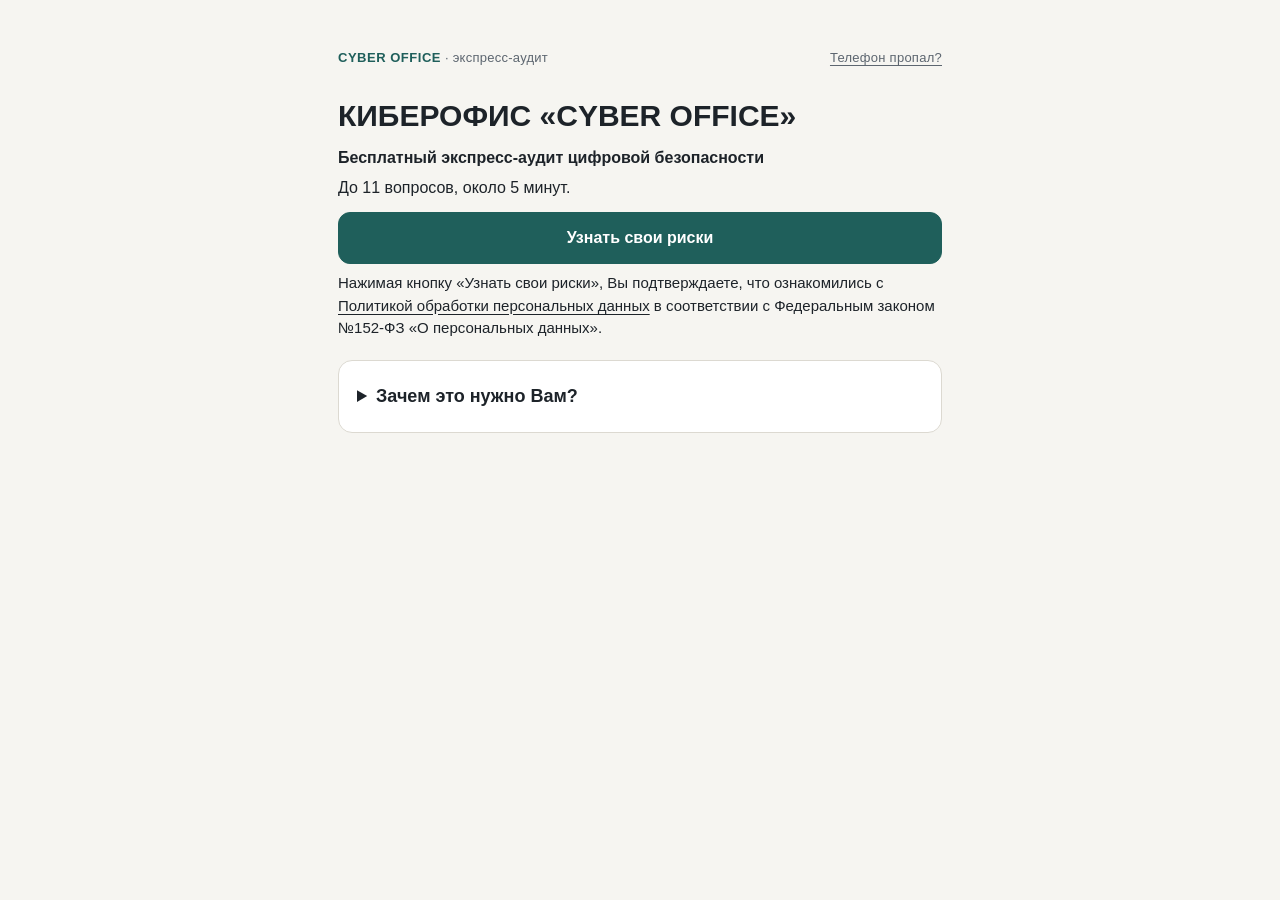
<file: index.html>
<!doctype html>
<html lang="ru">
<head>
<meta charset="utf-8">
<meta name="viewport" content="width=device-width, initial-scale=1, viewport-fit=cover">
<title>Экспресс-аудит цифровой безопасности · Cyber Office</title>
<style>
:root{
  --bg:#f6f5f1; --surface:#ffffff; --surface-2:#efede7; --ink:#1d2329; --muted:#5d6670; --line:#dcd9d1;
  --accent:#1f5f5b; --accent-ink:#ffffff; --accent-soft:#e2efed;
  --crit:#a3312a; --crit-soft:#f8e6e3; --warn:#8a5a12; --warn-soft:#f6ecd9; --ok:#2f6b3a; --ok-soft:#e4f0e5; --na:#6b7280;
  --sel:#2c3e50; --sel-soft:#e9edf1;
  color-scheme: light;
  box-sizing:border-box;
  padding-top:env(safe-area-inset-top,0px); padding-bottom:env(safe-area-inset-bottom,0px);
}
@media (prefers-color-scheme: dark){
  :root:not([data-theme="light"]){
    --bg:#14181b; --surface:#1c2226; --surface-2:#242b30; --ink:#e8e6e1; --muted:#9aa4ad; --line:#323a40;
    --accent:#5fb3ab; --accent-ink:#0f1a19; --accent-soft:#1f3433;
    --crit:#f08a80; --crit-soft:#3a2321; --warn:#e2b36a; --warn-soft:#352b1b; --ok:#8cc796; --ok-soft:#1f3123; --na:#9aa4ad;
    --sel:#c9d6e2; --sel-soft:#26313a;
    color-scheme: dark;
  }
}
:root[data-theme="dark"]{
  --bg:#14181b; --surface:#1c2226; --surface-2:#242b30; --ink:#e8e6e1; --muted:#9aa4ad; --line:#323a40;
  --accent:#5fb3ab; --accent-ink:#0f1a19; --accent-soft:#1f3433;
  --crit:#f08a80; --crit-soft:#3a2321; --warn:#e2b36a; --warn-soft:#352b1b; --ok:#8cc796; --ok-soft:#1f3123; --na:#9aa4ad;
  --sel:#c9d6e2; --sel-soft:#26313a;
  color-scheme: dark;
}
*{box-sizing:border-box}
html{scroll-padding-top:env(safe-area-inset-top,0px)}
html,body{margin:0}
body{background:var(--bg);color:var(--ink);font:16px/1.5 -apple-system,BlinkMacSystemFont,"Segoe UI",Roboto,"Helvetica Neue",Arial,sans-serif;-webkit-text-size-adjust:100%}
.wrap{max-width:640px;margin:0 auto;padding:20px 18px 48px}
.brand{display:flex;justify-content:space-between;align-items:center;font-size:13px;color:var(--muted);letter-spacing:.02em;margin-bottom:18px}
.brand b{color:var(--accent);font-weight:700;letter-spacing:.04em}
h1{font-size:26px;line-height:1.2;margin:0 0 12px;font-weight:700}
h2{font-size:20px;line-height:1.3;margin:0 0 10px;font-weight:700}
h3{font-size:16px;margin:0 0 6px;font-weight:700}
p{margin:0 0 12px}
.muted{color:var(--muted)}
.small{font-size:14px}
.card{background:var(--surface);border:1px solid var(--line);border-radius:14px;padding:18px;margin-bottom:14px}
.btn{appearance:none;border:1px solid var(--accent);background:var(--accent);color:var(--accent-ink);border-radius:12px;padding:13px 18px;font:inherit;font-weight:600;cursor:pointer;min-height:48px}
.btn.secondary{background:transparent;color:var(--accent)}
.btn.ghost{background:transparent;border-color:var(--line);color:var(--ink)}
.btn.link{background:none;border:none;color:var(--muted);padding:8px 0;min-height:auto;font-weight:500;text-decoration:underline}
.btn:disabled{opacity:.45;cursor:default}
.row{display:flex;gap:10px;flex-wrap:wrap;align-items:center}
.row .btn{flex:1 1 auto}
.progress{height:6px;background:var(--surface-2);border-radius:99px;overflow:hidden;margin:6px 0 18px}
.progress i{display:block;height:100%;background:var(--accent);width:0;transition:width .25s}
.qmeta{display:flex;justify-content:space-between;font-size:13px;color:var(--muted)}
.qtext{font-size:20px;line-height:1.35;font-weight:650;margin:4px 0 6px}
.opts{display:grid;gap:10px;margin:16px 0 20px}
.opt{appearance:none;text-align:left;width:100%;background:var(--surface);border:1.5px solid var(--line);border-radius:12px;padding:14px 16px;font:inherit;color:var(--ink);cursor:pointer;display:flex;gap:12px;align-items:flex-start;min-height:52px}
.opt .mark{flex:0 0 20px;height:20px;border:2px solid var(--line);border-radius:50%;margin-top:2px}
.opt.multi .mark{border-radius:5px}
.opt[aria-pressed="true"]{border-color:var(--sel);background:var(--sel-soft)}
.opt[aria-pressed="true"] .mark{border-color:var(--sel);background:var(--sel);box-shadow:inset 0 0 0 3px var(--sel-soft)}
.verdict{border-radius:14px;padding:16px 18px;margin-bottom:14px;border:1px solid var(--line)}
.verdict.crit{background:var(--crit-soft);border-color:var(--crit)}
.verdict.warn{background:var(--warn-soft);border-color:var(--warn)}
.verdict.ok{background:var(--ok-soft);border-color:var(--ok)}
.verdict .lbl{font-size:13px;font-weight:700;text-transform:uppercase;letter-spacing:.06em;margin-bottom:4px}
.verdict.crit .lbl{color:var(--crit)} .verdict.warn .lbl{color:var(--warn)} .verdict.ok .lbl{color:var(--ok)}
.risk{border:2px solid var(--crit);border-radius:14px;padding:18px;background:var(--surface);margin-bottom:14px}
.risk.l4{border-color:var(--warn)}
.risk .k{font-size:13px;font-weight:700;color:var(--crit);margin-bottom:6px}
.risk.l4 .k{color:var(--warn)}
.risk .t{font-size:19px;font-weight:700;line-height:1.3;margin-bottom:12px}
.chain{display:flex;flex-direction:column;gap:6px;margin:0 0 14px}
.chain span{background:var(--surface-2);border-radius:9px;padding:7px 11px;font-size:14px;position:relative}
.chain span+span::before{content:"↓";position:absolute;left:-2px;top:-17px;color:var(--muted);font-size:13px}
.chain span{margin-left:14px}
.chain span:last-child{background:var(--crit-soft);color:var(--crit);font-weight:600}
.risk.l4 .chain span:last-child{background:var(--warn-soft);color:var(--warn)}
ol.first{margin:0;padding-left:20px} ol.first li{margin-bottom:4px}
.step{border:1px solid var(--line);border-radius:14px;background:var(--surface);padding:16px;margin-bottom:12px}
.step .head{display:flex;gap:10px;align-items:flex-start}
.step .num{flex:0 0 28px;height:28px;border-radius:50%;background:var(--accent-soft);color:var(--accent);font-weight:700;display:flex;align-items:center;justify-content:center;font-size:14px}
.step .meta{font-size:13px;color:var(--muted);margin:2px 0 8px}
.step .acts{display:flex;gap:8px;flex-wrap:wrap;margin-top:10px}
.step .acts .btn{padding:9px 12px;min-height:42px;font-size:14px;flex:1 1 auto}
.step .acts .btn[aria-pressed="true"]{background:var(--accent);color:var(--accent-ink);border-color:var(--accent)}
.instr{margin-top:12px;padding:12px 14px;background:var(--surface-2);border-radius:10px;font-size:15px}
.instr ol{margin:6px 0 8px;padding-left:20px} .instr li{margin-bottom:6px}
a.btn{display:inline-flex;align-items:center;justify-content:center;text-decoration:none}
.instr .btn.guide{display:flex;width:100%;margin:0 0 12px;text-decoration:none;justify-content:center;align-items:center}
.instr .chk{font-size:14px;color:var(--muted);margin:0}
.chip{display:inline-block;font-size:12px;font-weight:700;border-radius:99px;padding:3px 9px;white-space:nowrap}
.chip.c5{background:var(--crit-soft);color:var(--crit)}
.chip.c4,.chip.cN{background:var(--warn-soft);color:var(--warn)}
.chip.c3{background:var(--warn-soft);color:var(--warn)}
.chip.cZ{background:var(--ok-soft);color:var(--ok)}
.chip.cX{background:var(--surface-2);color:var(--na)}
.map .theme{margin:14px 0 6px;font-weight:700}
.map .item{padding:10px 0;border-top:1px solid var(--line)}
.map .item .top{display:flex;justify-content:space-between;gap:10px;align-items:flex-start}
.map .item .why{font-size:14px;color:var(--muted);margin-top:4px}
.code{font-family:ui-monospace,SFMono-Regular,Menlo,Consolas,monospace;font-size:13px;background:var(--surface-2);border-radius:10px;padding:10px 12px;word-break:break-word;margin:8px 0 10px;user-select:all}
.note{font-size:13px;color:var(--muted)}
.deep{border:2px solid var(--accent);background:var(--accent-soft)}
.deep .k{font-size:13px;font-weight:700;color:var(--accent);text-transform:uppercase;letter-spacing:.06em;margin-bottom:4px}
.topics{display:flex;flex-wrap:wrap;gap:6px;margin-top:6px}
.topics span{font-size:13px;background:var(--surface);border:1px solid var(--line);border-radius:99px;padding:4px 10px}
.hidden{display:none}
.toast{position:fixed;left:50%;bottom:calc(20px + env(safe-area-inset-bottom,0px));transform:translateX(-50%);background:var(--ink);color:var(--bg);padding:10px 16px;border-radius:10px;font-size:14px;opacity:0;transition:opacity .2s;pointer-events:none}
.toast.on{opacity:1}
@media (min-width:600px){ .wrap{padding-top:36px} h1{font-size:30px} }
.brand{flex-wrap:wrap;gap:8px}.emergency-link{color:inherit;display:inline-flex;align-items:center;min-height:44px;text-decoration:underline;text-underline-offset:3px}.acts .btn{text-align:center;text-decoration:none}
a.btn{text-decoration:none;text-align:center}.contact-choice{display:flex;align-items:flex-start;gap:8px;margin:16px 0}.contact-choice input{margin-top:4px}.btn[hidden]{display:none}.map .item .top:not(:first-child){margin-top:8px}
.contact-form{margin-top:16px}.contact-form fieldset{border:0;padding:0;margin:0;min-inline-size:0}.contact-form legend,.contact-field label{font-weight:700}.contact-options{display:flex;flex-wrap:wrap;gap:8px 16px;margin-top:8px}.contact-options label{min-height:44px;display:flex;align-items:center;gap:6px;cursor:pointer}.contact-field label{display:block;margin-bottom:6px}.contact-field input{width:100%;max-width:100%;font:inherit;background:var(--surface);color:var(--ink);border:1px solid var(--line);border-radius:8px;padding:10px}
.start-policy{margin:8px 0 20px;font-size:15px;line-height:1.5;color:var(--ink)}.start-policy a{color:inherit;text-decoration:underline;text-underline-offset:3px}.intro-explanation{margin-top:16px}.intro-explanation summary{cursor:pointer;font-size:18px;font-weight:700;padding-block:4px}.intro-explanation[open] summary{margin-bottom:12px}.map summary{cursor:pointer;font-weight:700;font-size:18px}.protection{display:flex;align-items:center;gap:16px}.protection p{margin:6px 0 0}.protection .risk-flag{color:var(--crit)}.score-ring{--ring:var(--ok);flex:none;width:96px;aspect-ratio:1;border-radius:50%;background:radial-gradient(closest-side,var(--surface) 82%,transparent 84%),conic-gradient(var(--ring) var(--score),var(--line) 0);display:flex;flex-direction:column;justify-content:center;align-items:center;line-height:1.2}.crit .score-ring{--ring:var(--crit)}.warn .score-ring{--ring:var(--warn)}.score-ring strong{font-size:28px}.score-ring span{font-size:12px}@media(max-width:360px){.score-ring{width:74px}.protection{gap:10px;padding-inline:12px}}
</style>
</head>
<body>
<div class="wrap">
  <div class="brand"><span><b>CYBER OFFICE</b> · экспресс-аудит</span><a class="emergency-link" href="emergency.html">Телефон пропал?</a></div>
  <main id="app" aria-live="polite"><section class="card"><h1>Экспресс-аудит цифровой безопасности</h1><p>Опросник загружается…</p><p class="muted">Если вопросы не появились, откройте сайт по HTTPS в обычной вкладке браузера. Просмотрщик HTML-файлов может блокировать JavaScript.</p></section></main>

</div>
<div class="toast" id="toast" role="status"></div>
<script>
(function(){
"use strict";

/* ===== Настройки теста ===== */
var HELP_URL = "https://t.me/Cyberoffice_help";           // ссылка на канал помощи Cyber Office (мессенджер, почта mailto: или сайт); пусто = канал ещё не подключён
var STORE = "co-express-v3";
var LEGACY_STORE = "co-express-v2";

/* ===== Вопросы ===== */
var THEMES = {A:"Смартфон, SIM и мошенники", B:"Пароли, почта и мессенджеры", C:"Семья и домашняя сеть"};
var Q = [
 {id:"a0", code:"А0", th:"A", scored:false, multi:true, text:"Какими телефонами Вы пользуетесь?", hint:"Можно выбрать несколько вариантов. Покажем инструкции для каждого выбранного типа.",
  opts:[{t:"iPhone",v:"ios"},{t:"Samsung",v:"samsung"},{t:"Другой Android",v:"android"},{t:"Не знаю",v:"unknown",excl:true}]},
 {id:"c0", code:"В0", th:"C", scored:false, text:"Кто, кроме Вас, может пользоваться Вашими устройствами?",
  hint:"Злоумышленники могут использовать менее защищённые аккаунты и устройства Ваших близких, чтобы получить доступ к Вашим данным и деньгам.",
  opts:[{t:"Дети",v:"kids"},{t:"Другие родные и близкие",v:"relatives"},{t:"Друзья и коллеги",v:"friends"},{t:"Помощники по дому или работе",v:"helpers"},{t:"Только я",v:"me",excl:true},{t:"Не знаю",v:"unknown",excl:true}]},
 {id:"c1", code:"В1", th:"C", step:"access", only:"family", text:"Как дети или близкие пользуются Вашими устройствами и аккаунтами?",
  why:"Доступ к основной почте или сохранённым паролям может дать доступ и к другим сервисам.",
  opts:[{t:"У каждого своё устройство или отдельный профиль, мои аккаунты им недоступны",s:"Z"},{t:"Пользуются моим устройством, но перед этим я закрываю важные приложения",s:3},{t:"Пользуются моим устройством, часть моих аккаунтов остаётся открытой",s:4},{t:"Имеют доступ к моей почте или сохранённым паролям",s:5},{t:"Не знаю, какой доступ у них есть",s:"N",excl:true}]},
 {id:"a1", code:"А1", th:"A", step:"find", text:"Телефон потерялся. Сможете ли Вы с чужого устройства найти и заблокировать его?",
  why:"Если телефон нельзя быстро заблокировать, в нём остаются открытыми почта, банк и коды из SMS.",
  opts:[{t:"Да, знаю как и могу войти в нужную учётную запись",s:"Z"},{t:"Поиск включён, но пароль от аккаунта не помню",s:3},{t:"Не знаю, включён ли поиск",s:"N"},{t:"Не задумывался",s:4}]},
 {id:"a3", code:"А3", th:"A", step:"call", text:"Как Вы поступите, если звонящий попросит ввести код из SMS?",
  scenario:"Вам звонит человек, представляется сотрудником банка или государственной службы. Он знает Ваше имя и паспортные данные, сообщает о подозрительной операции. Он спокойно отвечает на вопросы, и всё выглядит убедительно.\nЧерез несколько минут Вам приходит SMS с кодом. Собеседник просит помочь отменить подозрительную операцию.",
  why:"Паспортные данные не подтверждают личность звонящего. Завершите разговор и проверьте информацию через официальное приложение или проверенный номер.",
  opts:[{t:"Попрошу назвать дополнительные сведения. Если всё совпадёт, продолжу разговор",s:4,why:"Знание личных данных не подтверждает личность звонящего."},{t:"Не назову код, но могу самостоятельно ввести его для отмены операции",s:5,why:"Ввод кода по указанию звонящего может подтвердить чужую операцию или вход."},{t:"Завершу разговор. Если ничего не сообщал и не подтверждал, значит, всё в порядке",s:3,why:"Завершение звонка снижает риск. Проверьте, не было ли попытки входа или операции."},{t:"Завершу разговор и самостоятельно проверю информацию через официальное приложение или номер банка",s:"Z",why:"Самостоятельное обращение в организацию помогает проверить ситуацию."},{t:"Не уверен, как поступлю",s:"N",excl:true}]},
 {id:"b1", code:"Б1", th:"B", step:"pwd", text:"Как Вы создаёте и храните свои пароли?",
  hint:"Встроенные менеджеры Google, Apple и Samsung подходят для хранения паролей. Отметьте все привычки, которые у Вас есть.",
  why:"Важны уникальность паролей и способ их хранения.",
  opts:[{t:"Повторяю пароль или его варианты в разных сервисах",s:5,why:"Пароль из одной утечки могут попробовать в других сервисах."},{t:"Храню часть паролей в незащищённых заметках или файлах",s:4,why:"Любой, кто получит доступ к файлу или заметке, может прочитать пароли."},{t:"Создаю уникальные пароли и сохраняю их во встроенном или отдельном менеджере",s:"Z",why:"Уникальный пароль снижает риск для других аккаунтов при утечке."},{t:"Не знаю, повторяются ли некоторые пароли",s:"N",why:"Проверьте повторы в менеджере паролей."}]},
 {id:"b2", code:"Б2", th:"B", step:"mail2fa", text:"Как защищён вход в Вашу основную почту?", hint:"Основная почта часто служит ключом к другим сервисам: через неё можно восстанавливать пароли и подтверждать важные действия.",
  why:"Почта – ключ, через который восстанавливается почти всё остальное.",
  opts:[{t:"Пароль и код из приложения или подтверждение на телефоне",s:"Z"},{t:"Пароль и код по SMS",s:3},{t:"Только пароль",s:5},{t:"Не знаю",s:"N"}]},
 {id:"b3", code:"Б3", th:"B", step:"recovery", text:"Представьте, что Вы потеряли телефон и не можете войти в основную почту. Как восстановите доступ?",
  why:"Вернуть почту должны Вы – даже без этого телефона.",
  opts:[{t:"Есть несколько своих способов: вторая почта, резервные коды",s:"Z"},{t:"Есть резервная почта, но доступ к ней тоже зависит от телефона",s:3},{t:"Только через мой номер телефона",s:4,excl:true},{t:"Через номер или почту другого человека, других способов нет",s:5,excl:true},{t:"Затрудняюсь ответить",s:"N"}]},
 {id:"b4", code:"Б4", th:"B", step:"tg", text:"Защищён ли вход в Ваши мессенджеры дополнительным паролем?", hint:"В разных мессенджерах он называется по-разному: облачный пароль, двухшаговая проверка, PIN-код.",
  why:"Без дополнительного пароля мессенджер угоняют по одному коду из SMS и пишут Вашим близким от Вашего имени.",
  opts:[{t:"Да, включён в одном или нескольких мессенджерах",s:"Z"},{t:"Хотя бы в одном мессенджере дополнительный пароль не включён",s:4},{t:"Не знаю",s:"N"},{t:"Не пользуюсь мессенджерами",s:"X"}]},

 {id:"c3", code:"В3", th:"C", step:"wifi", text:"Как у Вас дома организован доступ к Wi-Fi?",
  hint:"Устройства в одной сети могут взаимодействовать. Отдельная сеть для гостей помогает ограничить доступ к домашним устройствам.",
  why:"Открытая сеть или общая сеть для гостей расширяет круг устройств, которые могут взаимодействовать с домашними устройствами.",
  opts:[{t:"Для гостей и помощников есть отдельная сеть с ограниченным доступом к домашним устройствам",s:"Z"},{t:"Одна сеть только для домашних, защищённая паролем",s:3},{t:"Одна сеть для всех, включая гостей и помощников",s:4},{t:"Wi-Fi без пароля, подключиться может любой",s:5},{t:"Не знаю, как настроена сеть",s:"N",excl:true},{t:"Не пользуюсь домашним Wi-Fi",s:"X",excl:true}]},
 {id:"c2", code:"В2", th:"C", step:"codeword", only:"any", text:"Если близкий позвонит и попросит срочно перевести деньги, как Вы убедитесь, что это он?",
  why:"Даже знакомый голос не подтверждает, кто звонит. Перезвоните по сохранённому номеру.",
  opts:[{t:"У нас есть кодовое слово или правило перезвонить",s:"Z"},{t:"Узнаю по голосу",s:4},{t:"Не обсуждали",s:4},{t:"Не знаю",s:"N",excl:true}]}
];
var QI = {};
Q.forEach(function(q){
  QI[q.id]=q;
  q.opts.forEach(function(option){
    if(option.s==="X" || (option.s==="N" && q.id!=="b1")) option.excl=true;
  });
});
QI.b2.opts[2].excl=true;

/* ===== Шаги плана ===== */
var GUIDES = {
  ios:{url:"iphone/index.html", name:"iPhone", count:6, steps:{find:"find", sim:"sim", pwd:"passwords"}},
  samsung:{url:"samsung/index.html", name:"Samsung", count:5, steps:{find:"find", sim:"sim", pwd:"passwords", tg:"telegram"}}
};
function guidesFor(k){
  return platforms().map(function(p){ return GUIDES[p]; }).filter(function(guide){ return guide && guide.steps[k]; });
}
var STEPS = {
 call:{q:"a3",title:"Правило «положи трубку и перезвони сам»",why:"Самостоятельный звонок по официальному номеру снижает риск передачи кода или перевода злоумышленнику.",time:"5 минут разговора с семьёй",
  check:"Каждый в семье может назвать правило своими словами.",
  all:["Если в неожиданном звонке просят код из SMS, перевод или установку приложения – кладите трубку.","Перезвоните сами: номер на обороте карты или в официальном приложении банка.","Код из SMS никому не называйте и не вводите по подсказке – ни «банку», ни «полиции», ни «оператору».","Расскажите правило близким, особенно пожилым родителям."]},
 sim:{q:"b3",title:"Защитить номер телефона",why:"Через номер восстанавливаются почта, банк и Госуслуги.",time:"15 минут и звонок оператору",
  check:"При включении телефон просит PIN SIM-карты; на Госуслугах установлен запрет на оформление сим-карт.",
  ios:["Настройки → Сотовая связь → [номер] → SIM-PIN → включить, затем «Изменить PIN»."],
  samsung:["Настройки → Безопасность и конфиденциальность → Другие параметры безопасности → Настройка блокировки SIM-карты → включить, затем «Сменить PIN-код SIM-карты»."],
  android:["Настройки → поиск по слову «SIM» → «Блокировка SIM-карты» → включить."],
  all:["Текущий PIN и PUK – на пластиковой карте от SIM. Нет карты или у Вас eSIM – узнайте PUK у оператора. PIN не подбирайте: после трёх ошибок SIM заблокируется.","Позвоните оператору и попросите запретить замену SIM-карты по доверенности и в удалённых каналах.","Госуслуги → Профиль → Сим-карты → «Запрет на оформление договоров связи» → Установить."]},
 find:{q:"a1",title:"Найти и заблокировать телефон с чужого устройства",why:"В первые минуты после пропажи важнее всего закрыть доступ к телефону.",time:"5–10 минут",
  check:"Со второго устройства Вы видите свой телефон на карте.",
  ios:["Настройки → [Ваше имя] → Локатор → Найти iPhone → включить, и включить «Сеть Локатора».","Настройки → Face ID и код-пароль → Защита украденного устройства → включить.","Проверка: icloud.com/find с другого устройства."],
  samsung:["Настройки → Безопасность и конфиденциальность → Защита от потери устройства → Поиск смартфона → «Разрешить поиск этого смартфона».","Там же → Защита от кражи → включить «Проверка личности», «Обнаружение кражи» и «Удалённая блокировка».","Проверка: google.com/android/find с другого устройства."],
  android:["Настройки → Google → Все сервисы → Find Hub (Найти устройство) → включить.","Проверка: google.com/android/find с другого устройства."],
  all:["Запишите пароль от аккаунта Apple или Google так, чтобы он был доступен без телефона."]},
 pwd:{q:"b1",title:"Перейти на менеджер паролей",why:"Уникальные пароли снижают риск доступа к почте и банку после утечки на другом сайте.",time:"15 минут на старт, замена паролей – постепенно",
  check:"Проверка паролей не показывает повторов на почте, Госуслугах и в банках.",
  ios:["Приложение «Пароли» уже есть в iPhone. Откройте его → раздел безопасности: там утёкшие и повторяющиеся пароли."],
  samsung:["Настройки → Google → Автозаполнение → Менеджер паролей Google → Проверка паролей."],
  android:["Настройки → Google → Автозаполнение → Менеджер паролей Google → Проверка паролей."],
  all:["Меняйте по порядку: основная почта → Госуслуги → банки → мессенджеры.","Новый пароль создаёт менеджер кнопкой «Создать надёжный пароль».","Пароли из заметок и файлов перенесите в менеджер, а заметки удалите."]},
 mail2fa:{q:"b2",title:"Второй шаг входа в основную почту",why:"Украденного пароля станет мало, чтобы войти в почту.",time:"10 минут",
  check:"В разделе безопасности почты второй шаг включён, а резервные коды хранятся не на этом телефоне.",
  all:["Gmail: Настройки → Google → Управление аккаунтом Google → Безопасность → Двухэтапная аутентификация. Выберите подтверждение на телефоне или приложение, а не SMS.","Яндекс: id.yandex.ru → Безопасность → «Способ входа в профиль» → пароль и код из приложения Яндекс ID.","Mail.ru: на сайте Настройки → Все настройки → Безопасность → Двухфакторная аутентификация. Здесь доступен только SMS, поэтому защитите и номер телефона.","Сохраните резервные коды на бумаге или в менеджере паролей."]},
 recovery:{q:"b3",title:"Свои способы восстановления почты",why:"Актуальные способы восстановления помогают вернуть доступ к почте при потере телефона.",time:"10 минут",
  check:"Каждый номер и адрес для восстановления – Ваш и доступен Вам сегодня.",
  all:["Откройте раздел безопасности почты: номера телефонов и резервные адреса.","Удалите старые номера и адреса, а также контакты других людей.","Добавьте вторую свою почту у другого провайдера и защитите её вторым шагом входа.","Сохраните резервные коды не на этом телефоне."]},
 tg:{q:"b4",title:"Дополнительный пароль в мессенджере",why:"Дополнительный пароль снижает риск захвата аккаунта при утечке кода из SMS.",time:"5 минут",
  check:"Вход на новом устройстве требует дополнительный пароль, а в списке устройств только Ваши.",
  all:["Откройте настройки мессенджера → раздел о конфиденциальности или безопасности → включите дополнительный пароль: облачный пароль, двухшаговую проверку или PIN-код.","Укажите почту для восстановления этого пароля и сохраните пароль в менеджере паролей.","Там же откройте список устройств и завершите незнакомые сеансы.","Код из SMS никому не называйте: с ним чужой человек войдёт в аккаунт, если дополнительного пароля нет."]},
 access:{q:"c1",title:"Разделить доступ к устройствам и аккаунтам",why:"Каждый должен пользоваться своими учётными записями без доступа к Вашим паролям и почте.",time:"15 минут",
  check:"Близкие входят в собственные профили; Ваши почта, банк и сохранённые пароли им недоступны.",
  all:["Проверьте, кто знает пароли от Вашей почты и важных аккаунтов; смените общие пароли на уникальные.","На общих устройствах создайте отдельные профили и выйдите из личной почты и банковских приложений.","Проверьте активные сеансы в важных сервисах и завершите ненужные.","Если устройство используют дети, настройте отдельный детский профиль и ограничения установки приложений."]},
 wifi:{q:"c3",title:"Защитить домашний Wi-Fi",why:"Пароль и отдельная гостевая сеть ограничивают посторонние подключения.",time:"5–10 минут",
  check:"Гостевая сеть имеет отдельный пароль. Доступ из неё к домашним устройствам выключен, если роутер поддерживает эту настройку.",
  all:["Откройте официальное приложение или панель управления своего роутера.","Если основная сеть открыта, установите уникальный пароль и выберите WPA2 или WPA3 в зависимости от поддержки устройств.","Для гостей включите гостевую сеть с отдельным паролем. Если доступен параметр доступа гостей к локальной сети, отключите его."]},
 codeword:{q:"c2",title:"Семейное кодовое слово",why:"Кодовое слово и обратный звонок помогают проверить, кто просит перевести деньги.",time:"10 минут разговора",
  check:"Каждый в семье знает слово и правило перезвонить.",
  all:["Выберите слово, которого нет в соцсетях и которое не угадать.","Сообщите его голосом или лично, не пишите в мессенджере.","Звонок «я в беде» с просьбой о деньгах: спросите слово. Не знает – положите трубку и перезвоните по номеру из своей записной книжки."]}
};

/* ===== Правила главного риска (порядок = приоритет) ===== */
function A(id){ var a=state.ans[id]; return (a===undefined||a===null)?null:a; }
function selected(id){
  var a=A(id);
  return Array.isArray(a) ? a : a===null ? [] : [a];
}
function inn(id,indices){ return selected(id).some(function(index){ return indices.indexOf(index)>=0; }); }
var PRIORITY = {recovery:0,pwd:1,mail2fa:2,access:3,find:4,call:5,wifi:6,tg:7,codeword:8};
var RULES = [
 {lvl:5,step:"recovery",when:function(){return inn("b3",[3]);},title:"Восстановление почты зависит от другого человека",chain:["Потеря доступа к почте","Код восстановления получает другой человек","Вы не можете самостоятельно вернуть аккаунт"],first:["Проверьте способы восстановления","Укажите свои резервные контакты","Защитите резервную почту"]},
 {lvl:5,step:"pwd",when:function(){return inn("b1",[0]);},title:"Повторяющиеся пароли открывают сразу несколько аккаунтов",chain:["Утечка пароля одного сайта","Тот же пароль пробуют на почте","Другие аккаунты оказываются под угрозой"],first:["Смените повторяющиеся пароли, начиная с почты","Включите второй шаг входа","Проверьте повторы в менеджере паролей"]},
 {lvl:5,step:"mail2fa",when:function(){return inn("b2",[2]);},title:"В основную почту можно войти по одному паролю",chain:["Пароль попадает в утечку","Посторонний входит в почту","Через почту восстанавливает другие аккаунты"],first:["Включите двухфакторную аутентификацию почты","Проверьте активные сеансы","Сохраните резервные способы восстановления"]},
 {lvl:5,step:"access",when:function(){return inn("c1",[3]);},title:"У близких есть доступ к Вашим важным аккаунтам",chain:["Общий пароль или открытый сеанс","Доступ к почте и личным данным","Потеря контроля над аккаунтом"],first:["Разделите профили на общих устройствах","Смените общие пароли","Завершите лишние сеансы"]},
 {lvl:5,step:"call",when:function(){return inn("a3",[1]);},title:"Ввод кода по просьбе звонящего может привести к потере денег",chain:["Звонок от имени банка","Просьба ввести или назвать код","Подтверждение чужого входа или операции"],first:["Не вводите коды по просьбе звонящего","Завершите разговор","Перезвоните по официальному номеру"]},
 {lvl:4,step:"pwd",when:function(){return inn("b1",[1]);},title:"Пароли в заметках или файле могут попасть посторонним",chain:["Доступ к файлу или заметке","Пароли оказываются открыты","Риск доступа к аккаунтам"],first:["Перенесите пароли в защищённый менеджер","Удалите открытый файл","Проверьте уникальность паролей"]},
 {lvl:4,step:"recovery",when:function(){return inn("b3",[2]);},title:"Восстановление почты зависит только от номера телефона",chain:["Потеря телефона или номера","Нет независимого способа восстановления","Доступ к почте затруднён"],first:["Добавьте резервную почту","Сохраните резервные коды вне телефона","Проверьте восстановление"]},
 {lvl:4,step:"tg",when:function(){return inn("b4",[1]);},title:"В мессенджере не включён дополнительный пароль",chain:["Злоумышленник получает код входа","Входит в мессенджер","Пишет близким от Вашего имени"],first:["Включите дополнительную защиту входа","Проверьте список устройств","Завершите незнакомые сеансы"]},
 {lvl:4,step:"call",when:function(){return inn("a3",[0]);},title:"Знание Ваших данных не подтверждает личность звонящего",chain:["Звонящий называет реальные сведения","Продолжает убеждать Вас","Может склонить к переводу или вводу кода"],first:["Завершите разговор","Свяжитесь с организацией через официальный канал"]},
 {lvl:4,step:"access",when:function(){return inn("c1",[2]);},title:"На общем устройстве остаются открытые аккаунты",chain:["Устройство доступно близким","Приложения остаются открытыми","Другие люди могут увидеть данные или совершить действия от Вашего имени"],first:["Закрывайте важные приложения","Настройте отдельные профили или блокировку приложений"]},
 {lvl:5,step:"wifi",when:function(){return inn("c3",[3]);},title:"К домашней сети можно подключиться без пароля",chain:["Постороннее устройство подключается к Wi-Fi","Оно оказывается в одной сети с домашними устройствами","Возрастает риск нежелательного доступа"],first:["Установите пароль для домашней сети","Включите WPA2 или WPA3","При необходимости настройте отдельную гостевую сеть"]},
 {lvl:4,step:"wifi",when:function(){return inn("c3",[2]);},title:"Гости пользуются одной сетью с домашними устройствами",chain:["Гость подключается к Wi-Fi","Его устройство находится в общей сети","Открытые локальные сервисы могут оказаться доступны"],first:["Включите отдельную гостевую сеть","Проверьте, что гостям закрыт доступ к локальной сети"]},
 {lvl:4,step:"codeword",when:function(){return inn("c2",[1,2]);},title:"Поддельный голос близкого может убедить перевести деньги",chain:["Звонок с похожим голосом","Просьба срочно перевести деньги","Нет независимой проверки личности"],first:["Договоритесь о кодовом слове","Перезванивайте по сохранённому номеру","Предупредите близких"]}
];
/* ===== Состояние ===== */
function emptyState(){ return {ans:{},idx:0,screen:"intro",open:{},auditId:null}; }
var state=emptyState();
function load(){
  try {
    var raw=localStorage.getItem(STORE);
    if(raw){
      var saved=JSON.parse(raw);
      if(saved && saved.ans) state=Object.assign(emptyState(),saved);
      return;
    }
    var legacy=JSON.parse(localStorage.getItem(LEGACY_STORE));
    if(!legacy || !legacy.ans) return;
    var mappings={c0:[0,1,1,2,3,4,5],a3:[3,2,0,1,4],c1:[0,0,1,3,4]};
    Object.keys(legacy.ans).forEach(function(id){
      if(!QI[id]) return;
      var old=[].concat(legacy.ans[id]);
      state.ans[id]=old.map(function(i){return mappings[id]?mappings[id][i]:i;})
        .filter(function(i,index,values){ return Boolean(QI[id].opts[i]) && values.indexOf(i)===index; });
    });
    cleanup();
    if(legacy.screen!=="intro"){
      state.screen="q";
      state.idx=Math.max(0,seq().findIndex(function(q){ return !selected(q.id).length; }));
    }
    localStorage.setItem(STORE,JSON.stringify(state));
    localStorage.removeItem(LEGACY_STORE);
  } catch(e){}
}
function save(){ try{ localStorage.setItem(STORE, JSON.stringify(state)); }catch(e){} }
function seq(){
  return Q.filter(function(q){
    if(q.only==="family") return inn("c0",[0,1]);
    if(q.only==="any") return inn("c0",[0,1,2,3,5]);
    return true;
  });
}
function stateOf(q){
  var scores=selected(q.id).map(function(i){ return q.opts[i].s; });
  var severity=Math.max(0,...scores.map(lvlOf));
  if(scores.includes("N")) return "N";
  if(severity) return severity;
  return scores[0] || null;
}
function lvlOf(s){ return typeof s==="number" ? s : 0; }
function platforms(){ return selected("a0").map(function(i){ return QI.a0.opts[i].v; }); }
function platform(){ var p=platforms(); return p.length===1?p[0]:"unknown"; }

/* ===== Помощники ===== */
function el(tag, attrs, html){ var e=document.createElement(tag); if(attrs){ for(var k in attrs){ if(k==="class") e.className=attrs[k]; else if(k.indexOf("on")===0) e.addEventListener(k.slice(2),attrs[k]); else e.setAttribute(k,attrs[k]); } } if(html!==undefined) e.innerHTML=html; return e; }
function esc(s){ return String(s).replace(/[&<>"]/g,function(c){return {"&":"&amp;","<":"&lt;",">":"&gt;",'"':"&quot;"}[c];}); }
var tt; function toast(m){ var t=document.getElementById("toast"); t.textContent=m; t.classList.add("on"); clearTimeout(tt); tt=setTimeout(function(){t.classList.remove("on");},2200); }
var app=document.getElementById("app");
var preferredReply=null;
var recommendationForm=null;
var samsungTopic=new URLSearchParams(location.search).get("samsung");
var samsungTopics=["code","find","theft","notifications","sim","passwords","telegram","other"];

/* ===== Экраны ===== */
function render(){
  app.innerHTML="";
  if(samsungTopics.includes(samsungTopic)){
    var modelRequest=renderFollowup(null,{topic:samsungTopic});
    modelRequest.prepend(el("p",null,"<a href='samsung/'>← К руководству Samsung</a>"));
    app.appendChild(modelRequest);
    return;
  }
  if(state.screen==="intro") return renderIntro();
  if(state.screen==="q") return renderQ();
  return renderResult();
}

function renderIntro(){
  var has=Object.keys(state.ans).length>0;
  var c=el("div");
  c.appendChild(el("h1",null,"КИБЕРОФИС «CYBER OFFICE»"));
  c.appendChild(el("h3",null,"Бесплатный экспресс-аудит цифровой безопасности"));
  c.appendChild(el("p",null,"До 11 вопросов, около 5 минут."));
  var card=el("details",{class:"card small intro-explanation"});
  card.innerHTML="<summary>Зачем это нужно Вам?</summary><div><p>Наша цель — помочь увидеть риски, с которыми Вы каждый день сталкиваетесь в цифровом мире, понять, как их снизить, и научиться защищать себя и своих близких.</p><h3>Почему это важно</h3><p>Потерянный телефон, ненадёжный пароль или звонок мошенника могут привести к потере доступа к аккаунтам, утечке личных данных и потере денег. Многие риски можно снизить с помощью простых настроек.</p><p><b>Главное — знать, на что сейчас обратить внимание!</b></p><h3>Что Вы получите</h3><p>Персональные рекомендации на основе Ваших ответов: какие риски выявлены, что сделать в первую очередь и как проверить результат.</p><p>Вы сможете выполнить рекомендации самостоятельно по нашей инструкции или воспользоваться помощью специалиста «Киберофис».</p><h3>Как отвечать</h3><p>Чем точнее Ваши ответы, тем полезнее будут наши рекомендации. Постарайтесь отвечать честно, как есть на самом деле. Если сомневаетесь — проверьте или выберите «Не знаю». Мы поможем разобраться.</p><p>Мы не запрашиваем пароли, коды подтверждения, данные банковских карт и документы.</p><p>Ответы сохраняются в этом браузере. Вы сами решаете, отправлять ли рекомендации или связываться с нами.</p></div>";
  var r=el("div",{class:"row"});
  r.appendChild(el("button",{class:"btn",type:"button","aria-describedby":"start-policy",onclick:function(){state.screen=has&&allAnswered()?"result":"q"; if(!has) state.idx=0; if(state.screen==="result"&&!state.auditId) state.auditId=createAuditId(); save();render();}},"Узнать свои риски"));
  c.appendChild(r);
  c.appendChild(el("p",{class:"start-policy",id:"start-policy"},"Нажимая кнопку «Узнать свои риски», Вы подтверждаете, что ознакомились с <a href='policy.html'>Политикой обработки персональных данных</a> в соответствии с Федеральным законом №152-ФЗ «О персональных данных»."));
  c.appendChild(card);
  app.appendChild(c);
}
function allAnswered(){ return seq().every(function(q){ return selected(q.id).length>0; }); }

function renderQ(){
  var s=seq(); if(state.idx>=s.length) state.idx=s.length-1; if(state.idx<0) state.idx=0;
  var q=s[state.idx];
  var wrap=el("div");
  var meta=el("div",{class:"qmeta"},"<span>"+esc(THEMES[q.th])+"</span><span>Вопрос "+(state.idx+1)+" из "+s.length+"</span>");
  wrap.appendChild(meta);
  var pr=el("div",{class:"progress"}); var bar=el("i"); bar.style.width=Math.round(state.idx/s.length*100)+"%"; pr.appendChild(bar); wrap.appendChild(pr);
  if(q.scenario) q.scenario.split("\n").forEach(function(paragraph){ wrap.appendChild(el("p",null,esc(paragraph))); });
  var question=q.text;
  if(q.id==="c1" && !inn("c0",[1])) question="Как дети пользуются Вашими устройствами и аккаунтами?";
  if(q.id==="c1" && !inn("c0",[0])) question="Как близкие пользуются Вашими устройствами и аккаунтами?";
  wrap.appendChild(el("div",{class:"qtext",id:"qtext"},esc(question)));
  if(q.hint) wrap.appendChild(el("p",{class:"muted small"},esc(q.hint)));
  if(q.id!=="b1" && q.id!=="a0") {
    wrap.appendChild(el("p",{class:"muted small"},"Можно выбрать несколько подходящих вариантов."));
  }
  var opts=el("div",{class:"opts",role:"group","aria-labelledby":"qtext"});
  var current=selected(q.id);
  q.opts.forEach(function(o,i){
    var id="option-"+i;
    var b=el("button",{id:id,class:"opt multi",type:"button","aria-pressed":String(current.indexOf(i)>=0)},"<span class='mark' aria-hidden='true'></span><span>"+esc(o.t)+"</span>");
    b.addEventListener("click",function(){
      if(current.indexOf(i)>=0) state.ans[q.id]=current.filter(function(index){return index!==i;});
      else if(o.excl) state.ans[q.id]=[i];
      else state.ans[q.id]=current.filter(function(index){return !q.opts[index].excl;}).concat(i);
      cleanup(); save(); renderQ_refresh();
      document.getElementById(id).focus();
    });
    opts.appendChild(b);
  });
  wrap.appendChild(opts);
  var r=el("div",{class:"row"});
  r.appendChild(el("button",{class:"btn ghost",type:"button",onclick:function(){ if(state.idx===0){state.screen="intro";} else state.idx--; save(); render(); }},"Назад"));
  var next=el("button",{class:"btn",type:"button",id:"next",onclick:function(){
    var order=seq();
    if(state.idx<order.length-1) state.idx++;
    else if(!allAnswered()) state.idx=order.findIndex(function(question){ return !selected(question.id).length; });
    else {
      state.screen="result";
      if(!state.auditId) state.auditId=createAuditId();
    }
    save(); render(); window.scrollTo(0,0);
  }}, state.idx===s.length-1?"Показать результат":"Далее");
  if(!current.length) next.disabled=true;
  r.appendChild(next);
  wrap.appendChild(r);
  app.appendChild(wrap);
}
function renderQ_refresh(){ app.innerHTML=""; renderQ(); }
function cleanup(){ var keep={}; seq().forEach(function(q){keep[q.id]=1;}); Object.keys(state.ans).forEach(function(k){ if(!keep[k]) delete state.ans[k]; }); }

/* ===== Результат ===== */
var RELATED = {pwd:["mail2fa","recovery","access"],mail2fa:["pwd","recovery","access"],recovery:["pwd","mail2fa","access"],access:["pwd","mail2fa","recovery"]};
var VERIFY = {
  find:"Проверьте, включён ли поиск телефона и виден ли он с другого устройства.",
  call:"Запомните порядок: завершите разговор и обратитесь в организацию по официальному каналу.",
  pwd:"Запустите проверку повторов в менеджере паролей.",
  mail2fa:"Посмотрите способы подтверждения входа в настройках безопасности почты.",
  recovery:"Проверьте, доступен ли хотя бы один резервный способ без этого телефона.",
  tg:"Проверьте наличие дополнительного пароля в настройках мессенджера.",
  access:"Посмотрите, какие профили и приложения открываются на общем устройстве.",
  wifi:"Проверьте, защищена ли домашняя сеть паролем и есть ли отдельная гостевая сеть.",
  codeword:"Уточните у близких, есть ли у Вас кодовое слово или правило перезвонить на знакомый номер перед переводом."
};
function compute(){
  var questions=seq().filter(function(q){return q.scored!==false;});
  var byStep={}, points=[];
  var scale={Z:100,3:50,4:25,5:0,N:0};
  questions.forEach(function(q){
    var score=stateOf(q), level=score==="N"?5:lvlOf(score);
    if(level) byStep[q.step]=level;
    if(Object.hasOwn(scale,score)) points.push(scale[score]);
  });
  function impact(step){
    return (RELATED[step]||[]).filter(function(other){return byStep[other]>=4;}).length;
  }
  var plan=Object.keys(byStep).sort(function(a,b){
    return byStep[b]-byStep[a] || impact(b)-impact(a) || PRIORITY[a]-PRIORITY[b];
  });
  var scenarios=plan.map(function(step){
    var level=byStep[step], question=QI[STEPS[step].q];
    if(stateOf(question)==="N") return {step:step,lvl:level,title:"Неясно, защищена ли эта настройка: "+STEPS[step].title,chain:[],first:[VERIFY[step]||STEPS[step].check]};
    return RULES.find(function(rule){return rule.step===step && rule.lvl===level && rule.when();}) ||
      {step:step,lvl:level,title:question.why,chain:[],first:instrList(step).slice(0,2)};
  });
  var max=plan.length ? byStep[plan[0]] : 0;
  var verdict;
  if(max>=5) verdict={cls:"crit",lbl:"Есть критический риск",txt:"Начните с первого шага плана."};
  else if(max===4) verdict={cls:"warn",lbl:"Есть риски, которые стоит снизить",txt:"Начните с рекомендации с наибольшим приоритетом."};
  else if(max===3) verdict={cls:"warn",lbl:"Есть настройки, которые можно улучшить",txt:"Посмотрите план и начните с первого шага."};
  else verdict={cls:"ok",lbl:"В ответах нет признаков серьёзного риска",txt:"Оценка основана на Ваших ответах."};
  var protection=points.length ? Math.round(points.reduce(function(sum,n){return sum+n;},0)/points.length) : null;
  return {scenarios:scenarios,verdict:verdict,plan:plan,protection:protection};
}
function chip(st){
  if(st==="Z") return "<span class='chip cZ'>Низкий риск · 1/5</span>";
  if(st==="X") return "<span class='chip cX'>Не относится</span>";
  if(st==="N") return "<span class='chip c5'>Критический риск · защита не подтверждена</span>";
  if(st===5) return "<span class='chip c5'>Критический риск · 5/5</span>";
  if(st===4) return "<span class='chip c4'>Высокий риск · 4/5</span>";
  return "<span class='chip c3'>Средний риск · 3/5</span>";
}
function createAuditId(){
  var bytes=new Uint8Array(8);
  crypto.getRandomValues(bytes);
  return "CO-"+Array.from(bytes,function(byte){return byte.toString(16).padStart(2,"0");}).join("").toUpperCase();
}
function requestMessage(type,step){
  var lines=["Здравствуйте! Обращение в Cyber Office.","Тип: "+type,"Аудит: "+state.auditId];
  if(step) lines.push("Рекомендация: "+step+" · "+STEPS[step].title);
  return lines;
}
function telegramLink(type,step){
  return HELP_URL+"?text="+encodeURIComponent(requestMessage(type,step).join("\n"));
}
function renderFollowup(result,request){
  request=request||{};
  var isPassport=request.passport, isSamsung=Boolean(request.topic);
  var heading=isSamsung?"Получить инструкцию Samsung":isPassport?"Запросить цифровой паспорт":"Получить рекомендации";
  var section=el("section",{class:"card",id:isPassport?"passport-contact":"followup"});
  section.appendChild(el("h2",null,heading));
  var form=el("form",{class:"contact-form"});
  form.innerHTML="<fieldset><legend>"+(isPassport?"Выберите, куда Вам ответить":"Выберите, куда Вам отправить рекомендации")+"</legend><div class='contact-options'>"+
    "<label><input name='reply' type='radio' value='telegram' checked> Telegram</label>"+
    "<label><input name='reply' type='radio' value='email'> Email</label>"+
    "<label><input name='reply' type='radio' value='phone'> Телефон</label></div>"+
    "<p class='small muted' data-reply-note></p>"+
    (isSamsung?"<p class='contact-field'><label>Модель Samsung Galaxy <input name='model' required maxlength='80' placeholder='Например, Galaxy A55'></label></p>":"")+
    "<div class='contact-field' data-email-field hidden><label>Ваш email <input name='address' type='email' autocomplete='email' maxlength='254'></label></div></fieldset>"+
    "<div><label class='contact-choice'><input name='permission' type='checkbox' required> <span>Согласен(на) на обработку выбранного контакта для ответа на мой запрос.</span></label><p class='small'><a href='policy.html' target='_blank' rel='noopener'>Политика обработки персональных данных</a></p></div>"+
    "<button class='btn' type='submit'>"+(isPassport?"Отправить запрос":isSamsung?"Отправить запрос на инструкцию":"Отправить рекомендации")+"</button>";
  var field=form.querySelector("[data-email-field]");
  var input=form.elements.address;
  var note=form.querySelector("[data-reply-note]");
  var notes={
    telegram:"Откроется чат Cyber Office с готовым запросом. Отправьте его в Telegram, и команда ответит в этом чате.",
    email:"Откроется готовое письмо команде Cyber Office. Отправьте его из почтовой программы. Команда ответит на указанный Вами адрес.",
    phone:"Откроется чат Cyber Office с запросом на звонок. Добавьте свой номер в сообщение и отправьте его. Специалист позвонит Вам."
  };
  function changeChannel(){
    var channel=form.elements.reply.value, isEmail=channel==="email";
    field.hidden=!isEmail;
    input.disabled=!isEmail;
    input.required=isEmail;
    note.textContent=notes[channel];
    if(!isPassport && !isSamsung) form.querySelector("button").textContent=channel==="phone"?"Заказать звонок":"Отправить рекомендации";
  }
  function sendRequest(){
    var channel=form.elements.reply.value;
    var type=isPassport?"Запрос «Цифровой паспорт безопасности»":isSamsung?"Запрос полной инструкции Samsung":channel==="phone"?"Запрос рекомендаций и звонка":"Запрос рекомендаций";
    var lines=state.auditId?requestMessage(type):["Здравствуйте! Обращение в Cyber Office.","Тип: "+type];
    lines.push(channel==="phone"?"Прошу позвонить мне. Мой номер: [добавьте номер телефона].":channel==="email"?"Прошу ответить по email: "+input.value.trim()+".":"Прошу ответить в этот чат Telegram.");
    lines.push("Согласен(на) на обработку выбранного контакта для ответа на мой запрос.");
    if(isPassport) lines.push("Приоритет: запрос на персональную диагностику.");
    if(isSamsung){
      var topics={code:"Код блокировки экрана",find:"Поиск через Samsung и Google",theft:"Защита от кражи",notifications:"Скрыть текст уведомлений",sim:"PIN-код SIM",passwords:"Проверить утёкшие пароли",telegram:"Защитить Telegram"};
      lines.push("Модель: "+form.elements.model.value.trim());
      if(topics[request.topic]) lines.push("Настройка: "+topics[request.topic]);
      lines.push("Прошу прислать все шаги инструкции для моей модели.");
    }
    if(result && !isPassport && result.plan.length) lines.push("Мой план: "+result.plan.map(function(key){return STEPS[key].title;}).join("; "));
    if(!isSamsung && !isPassport) preferredReply={channel:channel,address:channel==="email"?input.value.trim():""};
    if(channel==="email"){
      var operatorEmail="9940404@mail.ru";
      location.href="mailto:"+operatorEmail+"?subject="+encodeURIComponent((isPassport?"Приоритет · ":"")+type)+"&body="+encodeURIComponent(lines.join("\r\n"));
      return;
    }
    window.open(HELP_URL+"?text="+encodeURIComponent(lines.join("\n")),"_blank","noopener,noreferrer");
  }
  form.addEventListener("change",function(event){
    if(event.target.name!=="reply") return;
    form.elements.permission.checked=false;
    changeChannel();
  });
  form.addEventListener("submit",function(event){
    event.preventDefault();
    sendRequest();
  });
  if(isSamsung && request.topic!=="other") form.elements.model.value="Galaxy S26";
  if(!isSamsung && !isPassport) recommendationForm=form;
  if(isPassport){
    request.submit=function(){
      var selectedChannel=recommendationForm.elements.reply.value;
      var selectedAddress=recommendationForm.elements.address.value.trim();
      if(preferredReply && preferredReply.channel===selectedChannel &&
          (selectedChannel!=="email" || preferredReply.address===selectedAddress)){
        form.elements.reply.value=preferredReply.channel;
        input.value=preferredReply.address;
        form.elements.permission.checked=true;
        changeChannel();
        form.requestSubmit();
      } else {
        section.hidden=false;
        form.elements.reply.value=selectedChannel;
        input.value=selectedAddress;
        changeChannel();
        form.querySelector("input[name='reply']:checked").focus();
      }
    };
  }
  changeChannel();
  section.appendChild(form);
  return section;
}
function instrList(k){
  var st=STEPS[k], p=platform(), items=[];
  if(platforms().length>1){ platforms().forEach(function(pt){if(st[pt]) items=items.concat(st[pt].map(function(x){return ({ios:"iPhone",samsung:"Samsung",android:"Android"}[pt]||pt)+": "+x;}));}); }
  else if(st[p]) items=items.concat(st[p]);
  else if(p==="unknown" && (st.ios||st.samsung||st.android)){
    if(st.ios) items.push("iPhone: "+st.ios[0]);
    if(st.samsung) items.push("Samsung: "+st.samsung[0]);
    else if(st.android) items.push("Android: "+st.android[0]);
  }
  if(st.all) items=items.concat(st.all);
  return items;
}

function renderResult(){
  var R=compute();
  var c=el("div");
  c.appendChild(el("h1",null,"Ваш результат"));
  c.appendChild(el("p",{class:"small muted"},"Номер аудита: "+esc(state.auditId)));
  var score=R.protection;
  var level=score===null?"Пока недостаточно данных":score<40?"Низкий уровень цифровой защищённости":score<75?"Средний уровень цифровой защищённости":"Высокий уровень цифровой защищённости";
  var tone=score===null?"warn":score<40?"crit":score<75?"warn":"ok";
  var ring=score===null?"":"<div class='score-ring' style='--score:"+score+"%' aria-label='"+score+" из 100'><strong>"+score+"</strong><span>из 100</span></div>";
  var riskClass=R.verdict.cls==="crit"?" class='risk-flag'":"";
  c.appendChild(el("section",{class:"verdict "+tone+" protection"},ring+"<div><h2 class='lbl'>"+level+"</h2><p class='small muted'>Средняя оценка по ответам, для которых удалось определить уровень риска.</p><p><strong"+riskClass+">"+esc(R.verdict.lbl)+".</strong> "+esc(R.verdict.txt)+"</p></div>"));

  if(R.scenarios.length && R.scenarios[0].lvl>=4){
    var m=R.scenarios[0];
    var rk=el("section",{class:"risk"+(m.lvl<5?" l4":""),"aria-label":"Главный риск"});
    rk.innerHTML="<div class='k'>Главный риск</div><div class='t'>"+esc(m.title)+"</div>";
    if(m.chain.length) rk.appendChild(el("div",{class:"chain"},m.chain.map(function(x){return "<span>"+esc(x)+"</span>";}).join("")));
    rk.appendChild(el("h3",null,"Что сделать в первую очередь"));
    rk.appendChild(el("ol",{class:"first"},m.first.map(function(x){return "<li>"+esc(x)+"</li>";}).join("")));
    c.appendChild(rk);
  }

  // карта
  var map=el("details",{class:"card map"});
  map.appendChild(el("summary",null,"Все цифровые риски: на что обратить внимание"));
  map.appendChild(el("p",null,"На основе Ваших ответов мы выявили возможные цифровые риски, оценили их уровень и объяснили, к каким последствиям они могут привести."));
  ["A","B","C"].forEach(function(th){
    var qs=seq().filter(function(q){return q.th===th && q.scored!==false;});
    map.appendChild(el("div",{class:"theme"},esc(THEMES[th])));
    if(!qs.length){ map.appendChild(el("div",{class:"item"},"<div class='top'><span>Нет вопросов по этой теме</span><span class='chip cX'>Не относится</span></div>")); return; }
    qs.forEach(function(q){
      var item=el("div",{class:"item"});
      item.appendChild(el("p",{class:"why"},esc(q.text)));
      selected(q.id).forEach(function(index){
        var answer=q.opts[index];
        item.appendChild(el("div",{class:"top"},"<span>"+esc(answer.t)+"</span>"+chip(answer.s)));
        if(answer.why) item.appendChild(el("div",{class:"why"},esc(answer.why)));
      });
      if(!selected(q.id).some(function(index){return q.opts[index].why;})) item.appendChild(el("p",{class:"why"},esc(q.why)));
      map.appendChild(item);
    });
  });
  c.appendChild(map);

  c.appendChild(renderFollowup(R));

  if(R.plan.length){
    c.appendChild(el("h2",null,"Экспресс-план цифровой защиты готов!"));
    c.appendChild(el("p",null,"Мы расположили рекомендации в порядке важности."));
    c.appendChild(el("p",null,"Все инструкции доступны бесплатно."));
    c.appendChild(el("p",null,"Если Вам потребуется помощь специалиста, Вы можете воспользоваться ею за донат."));
    c.appendChild(el("p",null,"Донат — добровольное вознаграждение специалисту, размер которого Вы определяете сами, исходя из ценности полученной помощи."));
    R.plan.forEach(function(k,i){
      var st=STEPS[k];
      var box=el("article",{class:"step"});
      box.innerHTML="<div class='head'><div class='num'>"+(i+1)+"</div><div><h3>"+esc(st.title)+"</h3><div class='meta'>"+esc(st.time)+" · бесплатно</div><div>"+esc(st.why)+"</div></div></div>";
      var acts=el("div",{class:"acts"});
      var guides = guidesFor(k);
      var localId = "instruction-" + k;
      guides.forEach(function(guide){
        var label = guides.length > 1 ? "Сделаю сам · " + guide.name : "Сделаю сам";
        acts.appendChild(el("a",{class:"btn secondary",href:guide===GUIDES.samsung?guide.url:guide.url+"#"+guide.steps[k]},label));
      });
      if(!guides.length){
        var bS = el("button",{id:"self-"+k,class:"btn secondary",type:"button","aria-controls":localId,"aria-expanded":String(Boolean(state.open[k]))},state.open[k]?"Скрыть инструкцию":"Сделаю сам");
        bS.addEventListener("click",function(){
          state.open[k]=!state.open[k];
          save(); render();
          document.getElementById("self-"+k).focus();
        });
        acts.appendChild(bS);
      }
      acts.appendChild(el("a",{class:"btn ghost",href:telegramLink("Помощь по рекомендации за донат",k),target:"_blank",rel:"noopener noreferrer"},"Помощь специалиста за донат"));
      box.appendChild(acts);
      if(!guides.length){
        var ins=el("div",{class:"instr",id:localId});
        ins.hidden=!state.open[k];
        ins.innerHTML="<b>Как сделать</b><ol>"+instrList(k).map(function(x){return "<li>"+esc(x)+"</li>";}).join("")+"</ol><p class='chk'><b>Как проверить:</b> "+esc(st.check)+"</p>";
        box.appendChild(ins);
      }
      c.appendChild(box);
    });
  }

  // Проводники для всех выбранных моделей, если они доступны.
  platforms().forEach(function(p){
    var guide=GUIDES[p];
    if(!guide) return;
    var card=el("section",{class:"card"});
    card.appendChild(el("h3",null,"Защита "+guide.name));
    card.appendChild(el("p",{class:"small muted"},guide.count+" самостоятельных настроек примерно по 3–5 минут. Начните с нужной и возвращайтесь к остальным в удобное время."));
    var label=platforms().filter(function(type){ return GUIDES[type]; }).length > 1 ? "Настроить защиту · "+guide.name : "Настроить защиту";
    card.appendChild(el("a",{class:"btn",href:guide.url,style:"display:block;text-align:center;text-decoration:none"},label));
    c.appendChild(card);
  });

  // следующий уровень: персональная диагностика
  var deep=el("section",{class:"card deep"});
  var topics=["Смартфоны, компьютеры и планшеты","Пароли, почту и важные аккаунты","Банки, карты и платежи","Криптовалюту и цифровые активы","Социальные сети и публичность","Семью, детей и близких","Помощников и персонал","Домашний Wi-Fi и умный дом","Бизнес и рабочие аккаунты","Безопасность в поездках","Документы и резервные копии"];
  deep.innerHTML="<div class='k'>Следующий уровень защиты</div><h2>ПЕРСОНАЛЬНЫЙ ЦИФРОВОЙ ПАСПОРТ БЕЗОПАСНОСТИ</h2>"+
    "<p>Экспресс-аудит помог Вам обратить внимание на наиболее распространённые цифровые риски. Но цифровая жизнь каждого человека уникальна.</p>"+
    "<p>Наш специалист индивидуально изучит Вашу цифровую среду, выявит скрытые риски и предложит решения с учётом Вашего образа жизни, интересов, семьи и деятельности.</p>"+
    "<h3>Что мы анализируем</h3><ul>"+topics.map(function(t){return "<li>"+esc(t)+"</li>";}).join("")+"</ul>"+
    "<h3>Что Вы получите</h3><p>Ваш персональный цифровой паспорт безопасности: карту индивидуальных рисков, их взаимосвязей и возможных последствий, а также подробный план защиты именно для Вас и Ваших близких.</p>"+
    "<p>Мы поможем не только выявить риски, но и найти наиболее эффективные решения.</p>";
  var passportRequest={passport:true};
  var passportForm=renderFollowup(null,passportRequest);
  passportForm.hidden=true;
  deep.appendChild(el("button",{class:"btn",type:"button",onclick:function(){passportRequest.submit();}},"Создать цифровой паспорт"));
  deep.appendChild(el("p",{class:"small"},"Формат, объём и стоимость диагностики обсуждаются индивидуально со специалистом."));
  c.appendChild(deep);
  c.appendChild(passportForm);

  var thanks=el("section",{class:"card"});
  thanks.innerHTML="<h2>Спасибо, что уделили время своей безопасности!</h2>"+
    "<p>Мы искренне надеемся, что наши рекомендации помогут Вам защитить себя и своих близких в цифровом мире.</p>"+
    "<p>Один маленький шаг сегодня может предотвратить серьёзные проблемы в будущем.</p>"+
    "<p>Берегите себя и своих близких!</p><p><strong>Киберофис</strong><br>«Ваша безопасность в цифровом мире»</p>";
  c.appendChild(thanks);
  var r=el("div",{class:"row"});
  r.appendChild(el("button",{class:"btn ghost",type:"button",onclick:function(){ state.screen="q"; state.idx=0; save(); render(); window.scrollTo(0,0); }},"Изменить ответы"));
  r.appendChild(el("button",{class:"btn ghost",type:"button",onclick:function(){state=emptyState();preferredReply=null;save();render();window.scrollTo(0,0);}},"Пройти экспресс-аудит повторно"));
  thanks.appendChild(r);
  thanks.appendChild(el("p",{class:"small"},"Вы можете пройти экспресс-аудит ещё раз, чтобы подробнее разобраться в своих цифровых рисках и получить максимум пользы от наших рекомендаций."));
  var privacy=el("div",{class:"note",style:"margin-top:24px"});
  privacy.appendChild(el("p",null,"Это оценка по Вашим ответам, а не проверка телефона. Ответы сохраняются только в браузере этого устройства, чтобы Вы могли вернуться к результату. На общем устройстве другие пользователи этого браузера могут их увидеть."));
  c.appendChild(privacy);
  app.appendChild(c);
}
try { load(); render(); } catch (e) { console.error(e); app.innerHTML = "<section class='card'><h1>Не удалось открыть опросник</h1><p>Попробуйте открыть опубликованный сайт по HTTPS в обычном браузере или обновить страницу.</p></section>"; }
})();
</script>
</body>
</html>
</file>
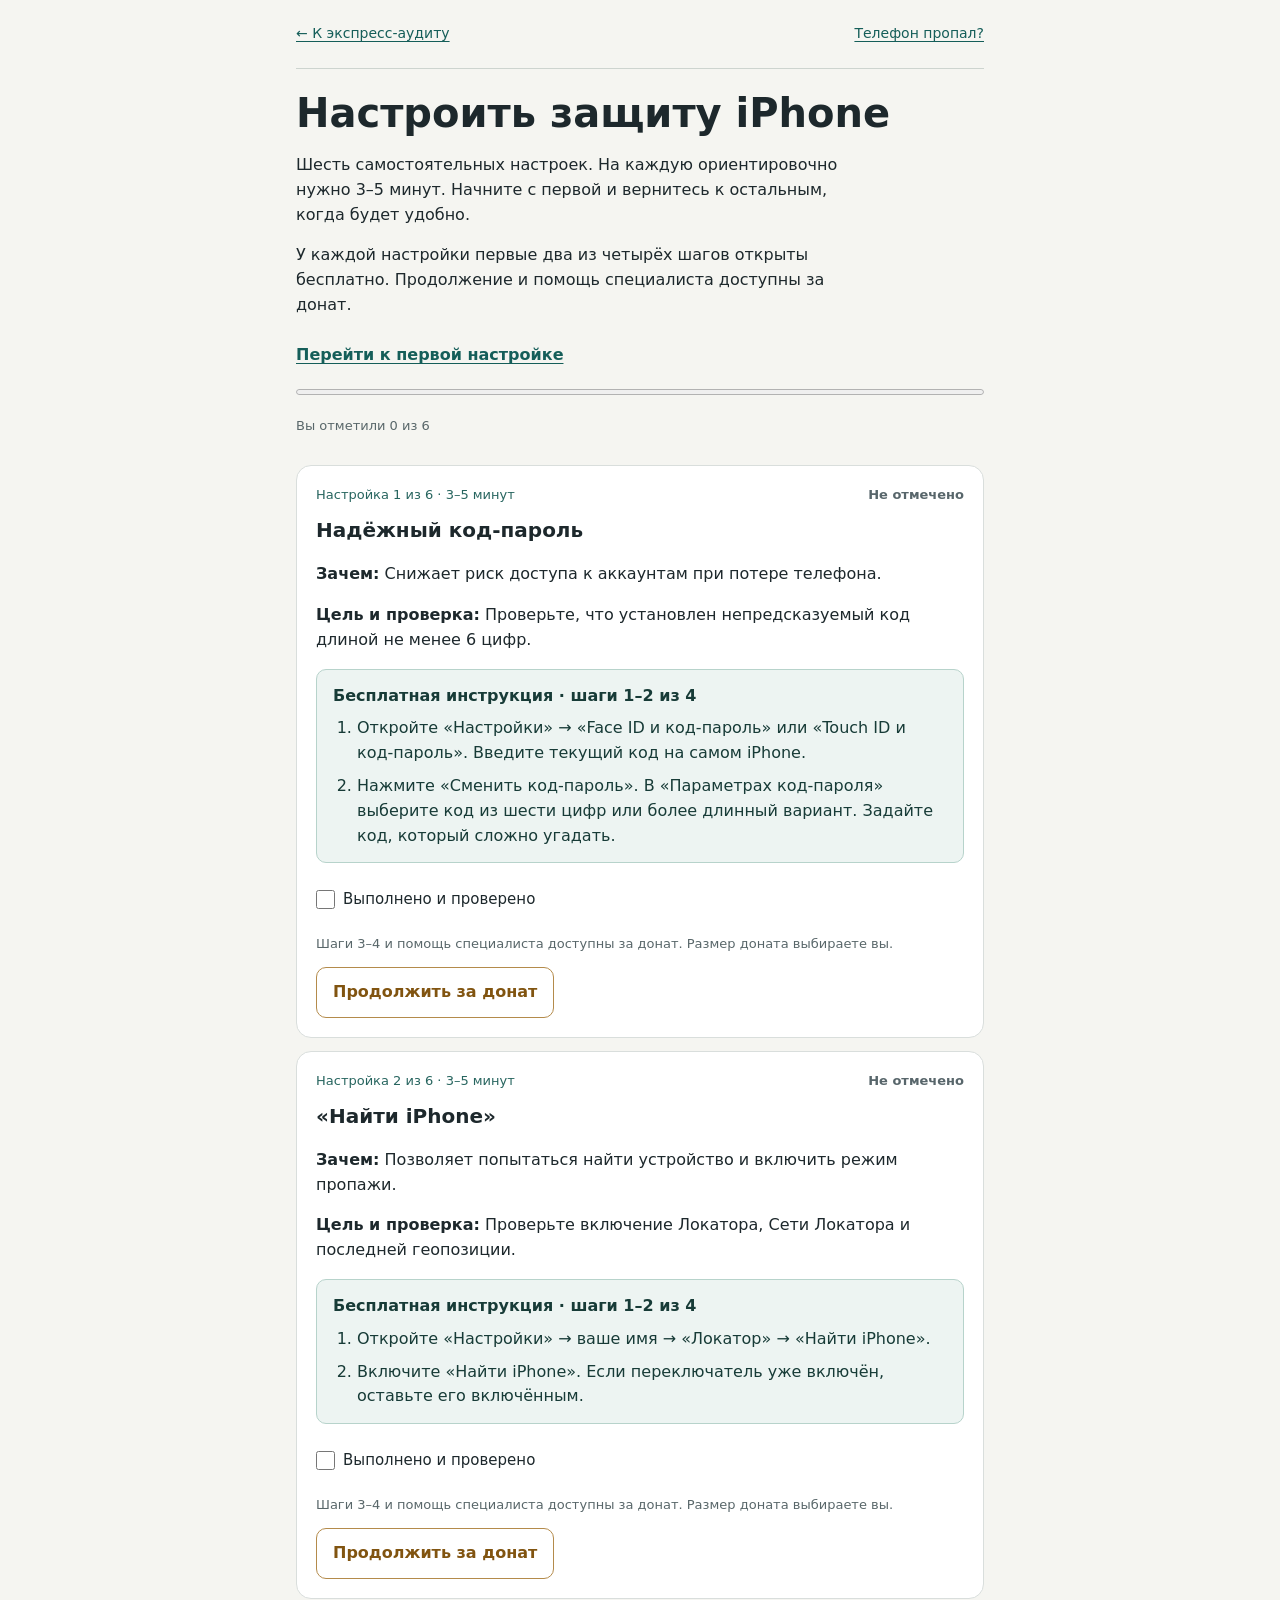
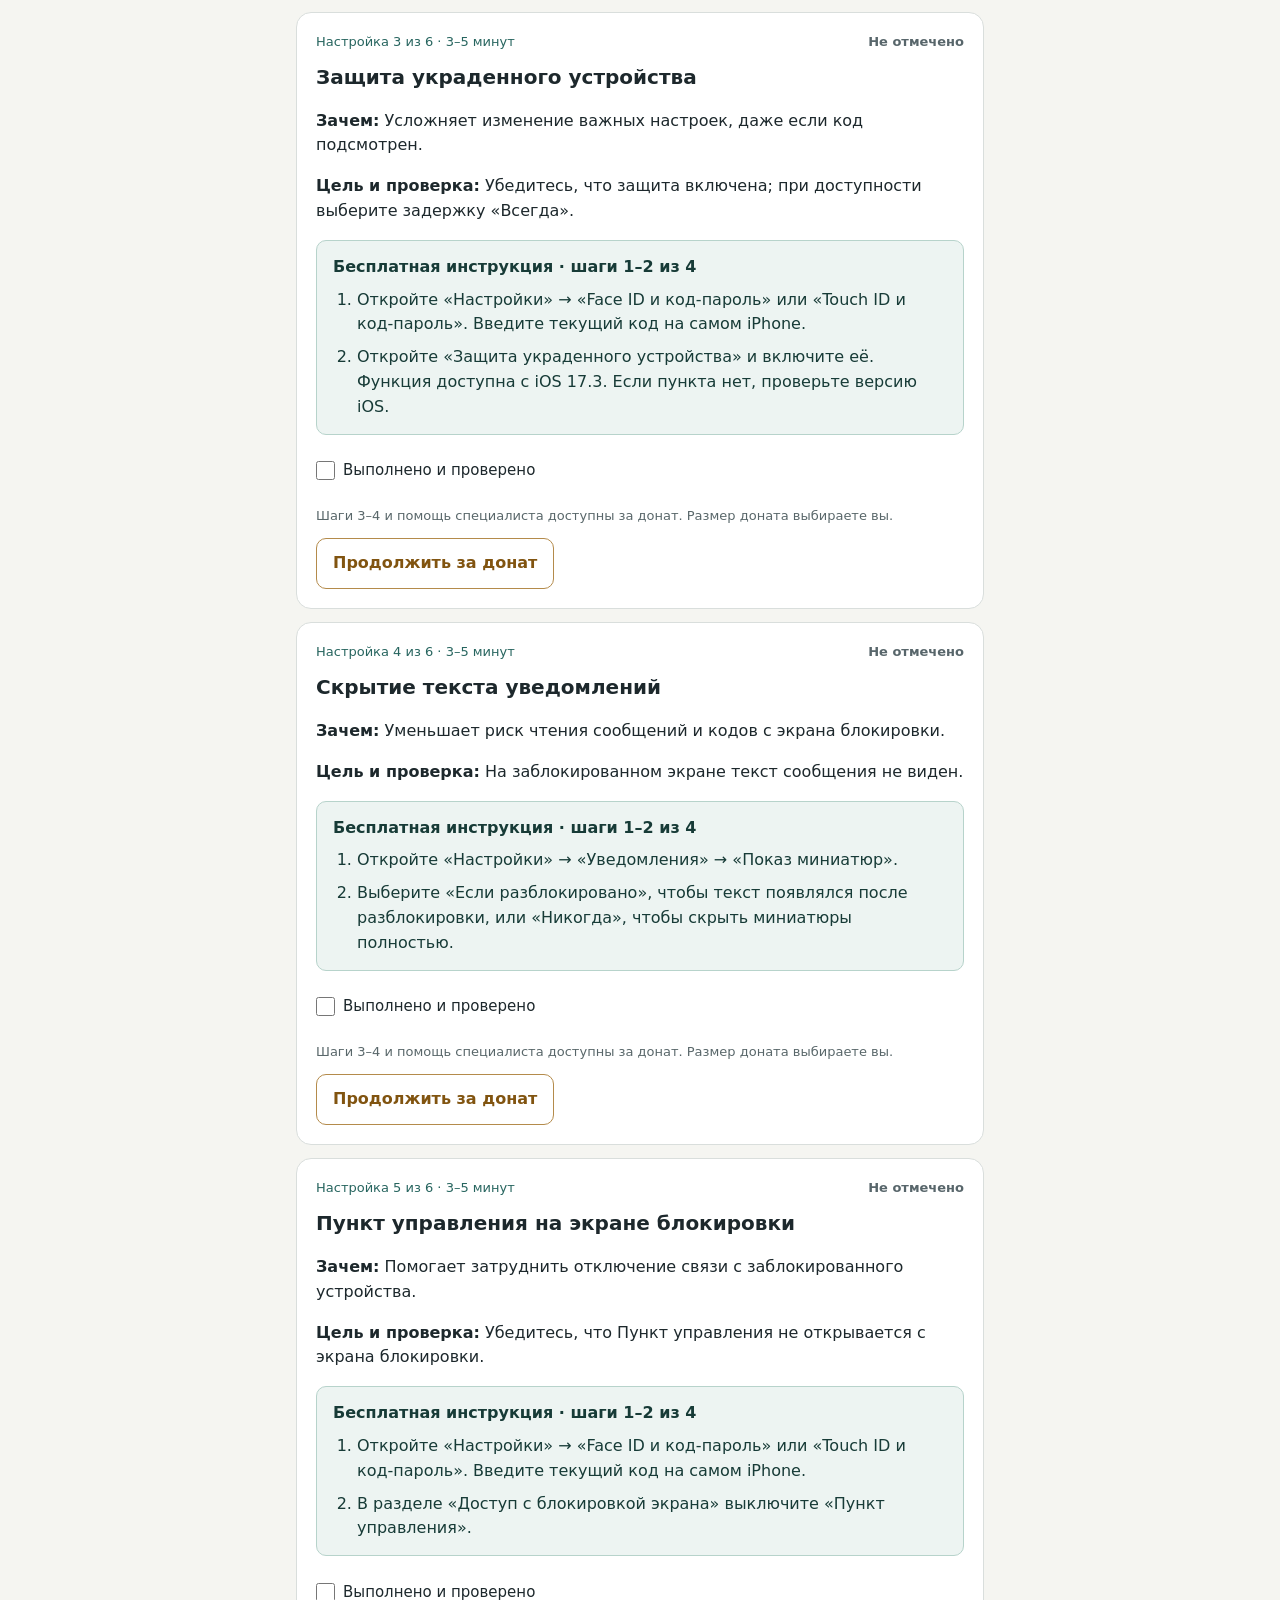
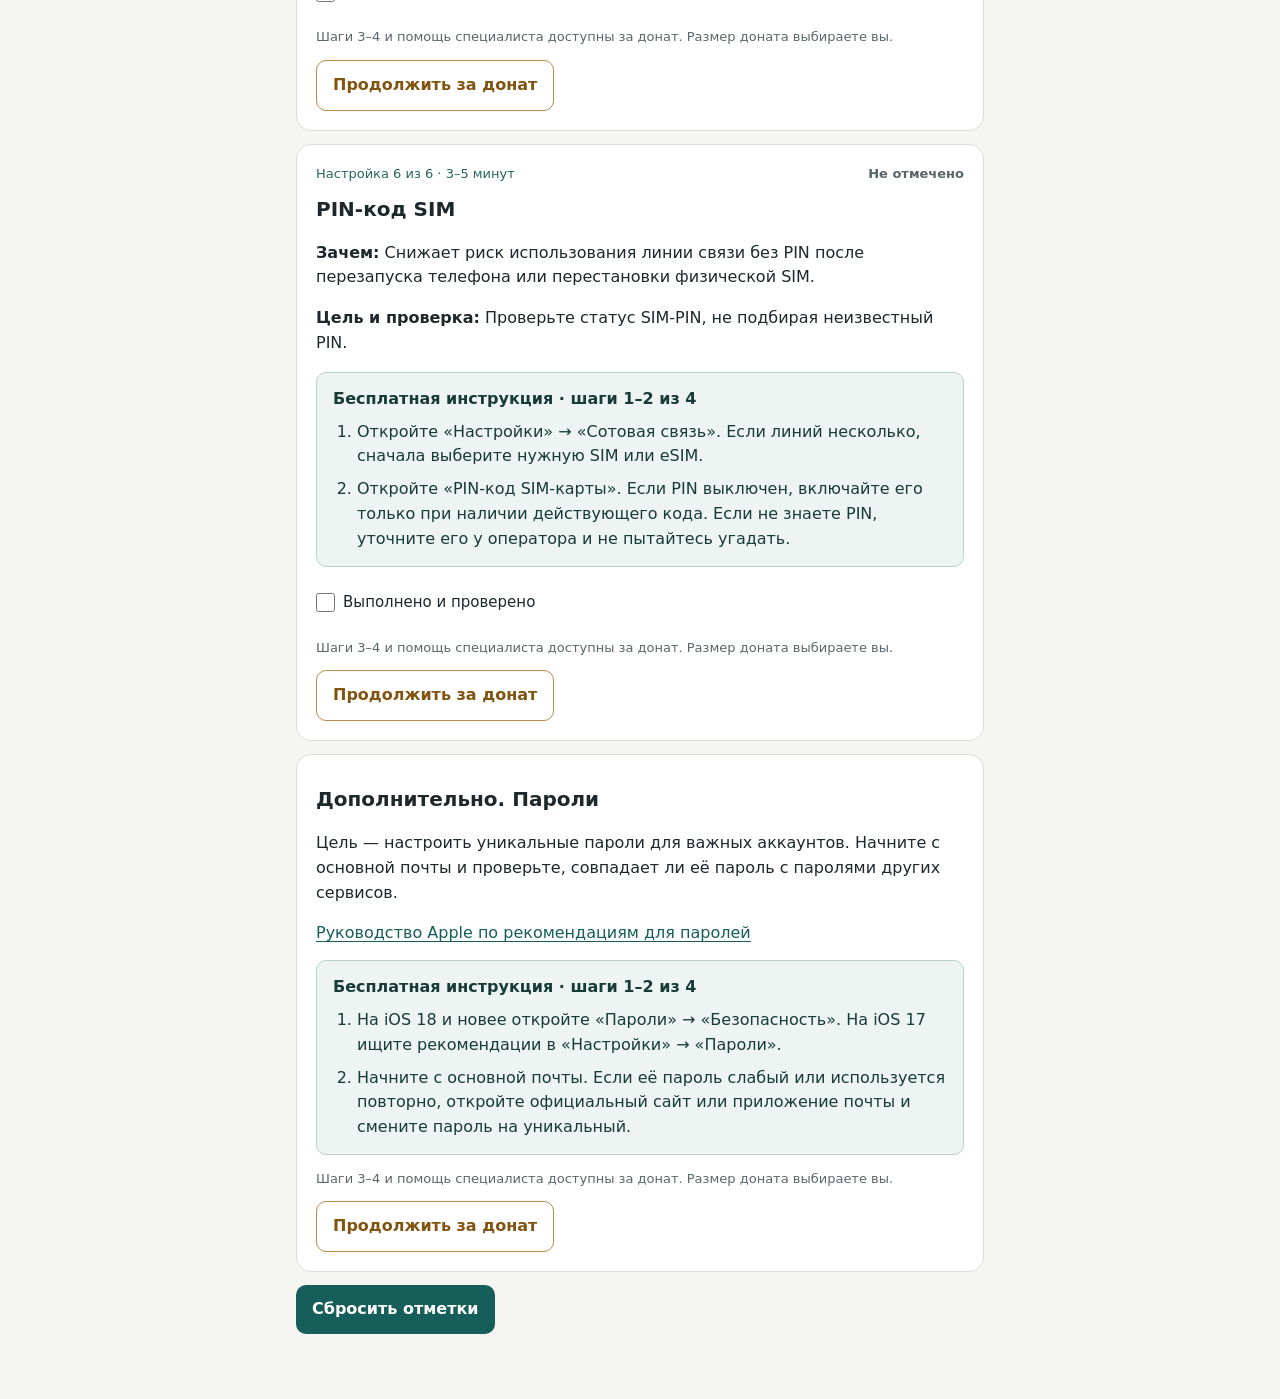
<file: iphone/index.html>
<!doctype html>
<html lang="ru"><head><meta charset="utf-8"><meta name="viewport" content="width=device-width,initial-scale=1"><title>Настроить защиту iPhone · Cyber Office</title><link rel="stylesheet" href="../assets/settings.css"></head><body><main data-progress-key="co-iphone-stages-v3">
<header><a href="../index.html">← К экспресс-аудиту</a><a href="emergency.html">Телефон пропал?</a></header>
<section class="hero"><h1>Настроить защиту iPhone</h1>
<p>Шесть самостоятельных настроек. На каждую ориентировочно нужно 3–5 минут. Начните с первой и вернитесь к остальным, когда будет удобно.</p><p>У каждой настройки первые два из четырёх шагов открыты бесплатно. Продолжение и помощь специалиста доступны за донат.</p>
<div class="jump"><a href="#code">Перейти к первой настройке</a></div>
<progress id="meter" value="0" max="6" aria-label="Самостоятельно отмеченные настройки"></progress>
<p id="progress" class="fine" role="status"></p><p id="storage-status" class="fine" role="status"></p>
<noscript><p>Для сохранения отметок откройте страницу в браузере с JavaScript.</p></noscript></section>
<article class="card" id="code"><div class="top"><span class="pill">Настройка 1 из 6 · 3–5 минут</span><span class="status" data-status="code">Не отмечено</span></div><h2>Надёжный код-пароль</h2><p><b>Зачем:</b> Снижает риск доступа к аккаунтам при потере телефона.</p><p><b>Цель и проверка:</b> Проверьте, что установлен непредсказуемый код длиной не менее 6 цифр.</p><div class="self-steps"><strong>Бесплатная инструкция · шаги 1–2 из 4</strong><ol start="1"><li>Откройте «Настройки» → «Face ID и код-пароль» или «Touch ID и код-пароль». Введите текущий код на самом iPhone.</li><li>Нажмите «Сменить код-пароль». В «Параметрах код-пароля» выберите код из шести цифр или более длинный вариант. Задайте код, который сложно угадать.</li></ol></div><div class="actions"><label><input type="checkbox" data-done="code"> Выполнено и проверено</label></div><p class="fine">Шаги 3–4 и помощь специалиста доступны за донат. Размер доната выбираете вы.</p><a class="btn help" href="https://t.me/Cyberoffice_help?text=%D0%97%D0%B4%D1%80%D0%B0%D0%B2%D1%81%D1%82%D0%B2%D1%83%D0%B9%D1%82%D0%B5%21%20%D0%A5%D0%BE%D1%87%D1%83%20%D0%BF%D1%80%D0%BE%D0%B4%D0%BE%D0%BB%D0%B6%D0%B5%D0%BD%D0%B8%D0%B5%20%D0%B8%D0%BD%D1%81%D1%82%D1%80%D1%83%D0%BA%D1%86%D0%B8%D0%B8%20Cyber%20Office%20%D0%B7%D0%B0%20%D0%B4%D0%BE%D0%BD%D0%B0%D1%82.%20%D0%9D%D0%B0%D1%81%D1%82%D1%80%D0%BE%D0%B9%D0%BA%D0%B0%3A%20%D0%9D%D0%B0%D0%B4%D1%91%D0%B6%D0%BD%D1%8B%D0%B9%20%D0%BA%D0%BE%D0%B4-%D0%BF%D0%B0%D1%80%D0%BE%D0%BB%D1%8C.%20%D0%9F%D0%BE%D0%B4%D1%81%D0%BA%D0%B0%D0%B6%D0%B8%D1%82%D0%B5%20%D1%83%D1%81%D0%BB%D0%BE%D0%B2%D0%B8%D1%8F%20%D0%B8%20%D0%BA%D0%B0%D0%BA%20%D0%B2%D0%BD%D0%B5%D1%81%D1%82%D0%B8%20%D0%B4%D0%BE%D0%BD%D0%B0%D1%82." target="_blank" rel="noopener noreferrer">Продолжить за донат</a></article>
<article class="card" id="find"><div class="top"><span class="pill">Настройка 2 из 6 · 3–5 минут</span><span class="status" data-status="find">Не отмечено</span></div><h2>«Найти iPhone»</h2><p><b>Зачем:</b> Позволяет попытаться найти устройство и включить режим пропажи.</p><p><b>Цель и проверка:</b> Проверьте включение Локатора, Сети Локатора и последней геопозиции.</p><div class="self-steps"><strong>Бесплатная инструкция · шаги 1–2 из 4</strong><ol start="1"><li>Откройте «Настройки» → ваше имя → «Локатор» → «Найти iPhone».</li><li>Включите «Найти iPhone». Если переключатель уже включён, оставьте его включённым.</li></ol></div><div class="actions"><label><input type="checkbox" data-done="find"> Выполнено и проверено</label></div><p class="fine">Шаги 3–4 и помощь специалиста доступны за донат. Размер доната выбираете вы.</p><a class="btn help" href="https://t.me/Cyberoffice_help?text=%D0%97%D0%B4%D1%80%D0%B0%D0%B2%D1%81%D1%82%D0%B2%D1%83%D0%B9%D1%82%D0%B5%21%20%D0%A5%D0%BE%D1%87%D1%83%20%D0%BF%D1%80%D0%BE%D0%B4%D0%BE%D0%BB%D0%B6%D0%B5%D0%BD%D0%B8%D0%B5%20%D0%B8%D0%BD%D1%81%D1%82%D1%80%D1%83%D0%BA%D1%86%D0%B8%D0%B8%20Cyber%20Office%20%D0%B7%D0%B0%20%D0%B4%D0%BE%D0%BD%D0%B0%D1%82.%20%D0%9D%D0%B0%D1%81%D1%82%D1%80%D0%BE%D0%B9%D0%BA%D0%B0%3A%20%C2%AB%D0%9D%D0%B0%D0%B9%D1%82%D0%B8%20iPhone%C2%BB.%20%D0%9F%D0%BE%D0%B4%D1%81%D0%BA%D0%B0%D0%B6%D0%B8%D1%82%D0%B5%20%D1%83%D1%81%D0%BB%D0%BE%D0%B2%D0%B8%D1%8F%20%D0%B8%20%D0%BA%D0%B0%D0%BA%20%D0%B2%D0%BD%D0%B5%D1%81%D1%82%D0%B8%20%D0%B4%D0%BE%D0%BD%D0%B0%D1%82." target="_blank" rel="noopener noreferrer">Продолжить за донат</a></article>
<article class="card" id="sdp"><div class="top"><span class="pill">Настройка 3 из 6 · 3–5 минут</span><span class="status" data-status="sdp">Не отмечено</span></div><h2>Защита украденного устройства</h2><p><b>Зачем:</b> Усложняет изменение важных настроек, даже если код подсмотрен.</p><p><b>Цель и проверка:</b> Убедитесь, что защита включена; при доступности выберите задержку «Всегда».</p><div class="self-steps"><strong>Бесплатная инструкция · шаги 1–2 из 4</strong><ol start="1"><li>Откройте «Настройки» → «Face ID и код-пароль» или «Touch ID и код-пароль». Введите текущий код на самом iPhone.</li><li>Откройте «Защита украденного устройства» и включите её. Функция доступна с iOS 17.3. Если пункта нет, проверьте версию iOS.</li></ol></div><div class="actions"><label><input type="checkbox" data-done="sdp"> Выполнено и проверено</label></div><p class="fine">Шаги 3–4 и помощь специалиста доступны за донат. Размер доната выбираете вы.</p><a class="btn help" href="https://t.me/Cyberoffice_help?text=%D0%97%D0%B4%D1%80%D0%B0%D0%B2%D1%81%D1%82%D0%B2%D1%83%D0%B9%D1%82%D0%B5%21%20%D0%A5%D0%BE%D1%87%D1%83%20%D0%BF%D1%80%D0%BE%D0%B4%D0%BE%D0%BB%D0%B6%D0%B5%D0%BD%D0%B8%D0%B5%20%D0%B8%D0%BD%D1%81%D1%82%D1%80%D1%83%D0%BA%D1%86%D0%B8%D0%B8%20Cyber%20Office%20%D0%B7%D0%B0%20%D0%B4%D0%BE%D0%BD%D0%B0%D1%82.%20%D0%9D%D0%B0%D1%81%D1%82%D1%80%D0%BE%D0%B9%D0%BA%D0%B0%3A%20%D0%97%D0%B0%D1%89%D0%B8%D1%82%D0%B0%20%D1%83%D0%BA%D1%80%D0%B0%D0%B4%D0%B5%D0%BD%D0%BD%D0%BE%D0%B3%D0%BE%20%D1%83%D1%81%D1%82%D1%80%D0%BE%D0%B9%D1%81%D1%82%D0%B2%D0%B0.%20%D0%9F%D0%BE%D0%B4%D1%81%D0%BA%D0%B0%D0%B6%D0%B8%D1%82%D0%B5%20%D1%83%D1%81%D0%BB%D0%BE%D0%B2%D0%B8%D1%8F%20%D0%B8%20%D0%BA%D0%B0%D0%BA%20%D0%B2%D0%BD%D0%B5%D1%81%D1%82%D0%B8%20%D0%B4%D0%BE%D0%BD%D0%B0%D1%82." target="_blank" rel="noopener noreferrer">Продолжить за донат</a></article>
<article class="card" id="notif"><div class="top"><span class="pill">Настройка 4 из 6 · 3–5 минут</span><span class="status" data-status="notif">Не отмечено</span></div><h2>Скрытие текста уведомлений</h2><p><b>Зачем:</b> Уменьшает риск чтения сообщений и кодов с экрана блокировки.</p><p><b>Цель и проверка:</b> На заблокированном экране текст сообщения не виден.</p><div class="self-steps"><strong>Бесплатная инструкция · шаги 1–2 из 4</strong><ol start="1"><li>Откройте «Настройки» → «Уведомления» → «Показ миниатюр».</li><li>Выберите «Если разблокировано», чтобы текст появлялся после разблокировки, или «Никогда», чтобы скрыть миниатюры полностью.</li></ol></div><div class="actions"><label><input type="checkbox" data-done="notif"> Выполнено и проверено</label></div><p class="fine">Шаги 3–4 и помощь специалиста доступны за донат. Размер доната выбираете вы.</p><a class="btn help" href="https://t.me/Cyberoffice_help?text=%D0%97%D0%B4%D1%80%D0%B0%D0%B2%D1%81%D1%82%D0%B2%D1%83%D0%B9%D1%82%D0%B5%21%20%D0%A5%D0%BE%D1%87%D1%83%20%D0%BF%D1%80%D0%BE%D0%B4%D0%BE%D0%BB%D0%B6%D0%B5%D0%BD%D0%B8%D0%B5%20%D0%B8%D0%BD%D1%81%D1%82%D1%80%D1%83%D0%BA%D1%86%D0%B8%D0%B8%20Cyber%20Office%20%D0%B7%D0%B0%20%D0%B4%D0%BE%D0%BD%D0%B0%D1%82.%20%D0%9D%D0%B0%D1%81%D1%82%D1%80%D0%BE%D0%B9%D0%BA%D0%B0%3A%20%D0%A1%D0%BA%D1%80%D1%8B%D1%82%D0%B8%D0%B5%20%D1%82%D0%B5%D0%BA%D1%81%D1%82%D0%B0%20%D1%83%D0%B2%D0%B5%D0%B4%D0%BE%D0%BC%D0%BB%D0%B5%D0%BD%D0%B8%D0%B9.%20%D0%9F%D0%BE%D0%B4%D1%81%D0%BA%D0%B0%D0%B6%D0%B8%D1%82%D0%B5%20%D1%83%D1%81%D0%BB%D0%BE%D0%B2%D0%B8%D1%8F%20%D0%B8%20%D0%BA%D0%B0%D0%BA%20%D0%B2%D0%BD%D0%B5%D1%81%D1%82%D0%B8%20%D0%B4%D0%BE%D0%BD%D0%B0%D1%82." target="_blank" rel="noopener noreferrer">Продолжить за донат</a></article>
<article class="card" id="cc"><div class="top"><span class="pill">Настройка 5 из 6 · 3–5 минут</span><span class="status" data-status="cc">Не отмечено</span></div><h2>Пункт управления на экране блокировки</h2><p><b>Зачем:</b> Помогает затруднить отключение связи с заблокированного устройства.</p><p><b>Цель и проверка:</b> Убедитесь, что Пункт управления не открывается с экрана блокировки.</p><div class="self-steps"><strong>Бесплатная инструкция · шаги 1–2 из 4</strong><ol start="1"><li>Откройте «Настройки» → «Face ID и код-пароль» или «Touch ID и код-пароль». Введите текущий код на самом iPhone.</li><li>В разделе «Доступ с блокировкой экрана» выключите «Пункт управления».</li></ol></div><div class="actions"><label><input type="checkbox" data-done="cc"> Выполнено и проверено</label></div><p class="fine">Шаги 3–4 и помощь специалиста доступны за донат. Размер доната выбираете вы.</p><a class="btn help" href="https://t.me/Cyberoffice_help?text=%D0%97%D0%B4%D1%80%D0%B0%D0%B2%D1%81%D1%82%D0%B2%D1%83%D0%B9%D1%82%D0%B5%21%20%D0%A5%D0%BE%D1%87%D1%83%20%D0%BF%D1%80%D0%BE%D0%B4%D0%BE%D0%BB%D0%B6%D0%B5%D0%BD%D0%B8%D0%B5%20%D0%B8%D0%BD%D1%81%D1%82%D1%80%D1%83%D0%BA%D1%86%D0%B8%D0%B8%20Cyber%20Office%20%D0%B7%D0%B0%20%D0%B4%D0%BE%D0%BD%D0%B0%D1%82.%20%D0%9D%D0%B0%D1%81%D1%82%D1%80%D0%BE%D0%B9%D0%BA%D0%B0%3A%20%D0%9F%D1%83%D0%BD%D0%BA%D1%82%20%D1%83%D0%BF%D1%80%D0%B0%D0%B2%D0%BB%D0%B5%D0%BD%D0%B8%D1%8F%20%D0%BD%D0%B0%20%D1%8D%D0%BA%D1%80%D0%B0%D0%BD%D0%B5%20%D0%B1%D0%BB%D0%BE%D0%BA%D0%B8%D1%80%D0%BE%D0%B2%D0%BA%D0%B8.%20%D0%9F%D0%BE%D0%B4%D1%81%D0%BA%D0%B0%D0%B6%D0%B8%D1%82%D0%B5%20%D1%83%D1%81%D0%BB%D0%BE%D0%B2%D0%B8%D1%8F%20%D0%B8%20%D0%BA%D0%B0%D0%BA%20%D0%B2%D0%BD%D0%B5%D1%81%D1%82%D0%B8%20%D0%B4%D0%BE%D0%BD%D0%B0%D1%82." target="_blank" rel="noopener noreferrer">Продолжить за донат</a></article>
<article class="card" id="sim"><div class="top"><span class="pill">Настройка 6 из 6 · 3–5 минут</span><span class="status" data-status="sim">Не отмечено</span></div><h2>PIN-код SIM</h2><p><b>Зачем:</b> Снижает риск использования линии связи без PIN после перезапуска телефона или перестановки физической SIM.</p><p><b>Цель и проверка:</b> Проверьте статус SIM-PIN, не подбирая неизвестный PIN.</p><div class="self-steps"><strong>Бесплатная инструкция · шаги 1–2 из 4</strong><ol start="1"><li>Откройте «Настройки» → «Сотовая связь». Если линий несколько, сначала выберите нужную SIM или eSIM.</li><li>Откройте «PIN-код SIM-карты». Если PIN выключен, включайте его только при наличии действующего кода. Если не знаете PIN, уточните его у оператора и не пытайтесь угадать.</li></ol></div><div class="actions"><label><input type="checkbox" data-done="sim"> Выполнено и проверено</label></div><p class="fine">Шаги 3–4 и помощь специалиста доступны за донат. Размер доната выбираете вы.</p><a class="btn help" href="https://t.me/Cyberoffice_help?text=%D0%97%D0%B4%D1%80%D0%B0%D0%B2%D1%81%D1%82%D0%B2%D1%83%D0%B9%D1%82%D0%B5%21%20%D0%A5%D0%BE%D1%87%D1%83%20%D0%BF%D1%80%D0%BE%D0%B4%D0%BE%D0%BB%D0%B6%D0%B5%D0%BD%D0%B8%D0%B5%20%D0%B8%D0%BD%D1%81%D1%82%D1%80%D1%83%D0%BA%D1%86%D0%B8%D0%B8%20Cyber%20Office%20%D0%B7%D0%B0%20%D0%B4%D0%BE%D0%BD%D0%B0%D1%82.%20%D0%9D%D0%B0%D1%81%D1%82%D1%80%D0%BE%D0%B9%D0%BA%D0%B0%3A%20PIN-%D0%BA%D0%BE%D0%B4%20SIM.%20%D0%9F%D0%BE%D0%B4%D1%81%D0%BA%D0%B0%D0%B6%D0%B8%D1%82%D0%B5%20%D1%83%D1%81%D0%BB%D0%BE%D0%B2%D0%B8%D1%8F%20%D0%B8%20%D0%BA%D0%B0%D0%BA%20%D0%B2%D0%BD%D0%B5%D1%81%D1%82%D0%B8%20%D0%B4%D0%BE%D0%BD%D0%B0%D1%82." target="_blank" rel="noopener noreferrer">Продолжить за донат</a></article>
<section class="card" id="passwords"><h2>Дополнительно. Пароли</h2><p>Цель — настроить уникальные пароли для важных аккаунтов. Начните с основной почты и проверьте, совпадает ли её пароль с паролями других сервисов.</p><a href="https://support.apple.com/ru-ru/120758">Руководство Apple по рекомендациям для паролей</a><div class="self-steps"><strong>Бесплатная инструкция · шаги 1–2 из 4</strong><ol start="1"><li>На iOS 18 и новее откройте «Пароли» → «Безопасность». На iOS 17 ищите рекомендации в «Настройки» → «Пароли».</li><li>Начните с основной почты. Если её пароль слабый или используется повторно, откройте официальный сайт или приложение почты и смените пароль на уникальный.</li></ol></div><p class="fine">Шаги 3–4 и помощь специалиста доступны за донат. Размер доната выбираете вы.</p><a class="btn help" href="https://t.me/Cyberoffice_help?text=%D0%97%D0%B4%D1%80%D0%B0%D0%B2%D1%81%D1%82%D0%B2%D1%83%D0%B9%D1%82%D0%B5%21%20%D0%A5%D0%BE%D1%87%D1%83%20%D0%BF%D1%80%D0%BE%D0%B4%D0%BE%D0%BB%D0%B6%D0%B5%D0%BD%D0%B8%D0%B5%20%D0%B8%D0%BD%D1%81%D1%82%D1%80%D1%83%D0%BA%D1%86%D0%B8%D0%B8%20Cyber%20Office%20%D0%B7%D0%B0%20%D0%B4%D0%BE%D0%BD%D0%B0%D1%82.%20%D0%9D%D0%B0%D1%81%D1%82%D1%80%D0%BE%D0%B9%D0%BA%D0%B0%3A%20%D0%94%D0%BE%D0%BF%D0%BE%D0%BB%D0%BD%D0%B8%D1%82%D0%B5%D0%BB%D1%8C%D0%BD%D0%BE.%20%D0%9F%D0%B0%D1%80%D0%BE%D0%BB%D0%B8.%20%D0%9F%D0%BE%D0%B4%D1%81%D0%BA%D0%B0%D0%B6%D0%B8%D1%82%D0%B5%20%D1%83%D1%81%D0%BB%D0%BE%D0%B2%D0%B8%D1%8F%20%D0%B8%20%D0%BA%D0%B0%D0%BA%20%D0%B2%D0%BD%D0%B5%D1%81%D1%82%D0%B8%20%D0%B4%D0%BE%D0%BD%D0%B0%D1%82." target="_blank" rel="noopener noreferrer">Продолжить за донат</a></section>
<button type="button" id="clear">Сбросить отметки</button><script src="../assets/settings.js"></script>
</main></body></html>
</file>
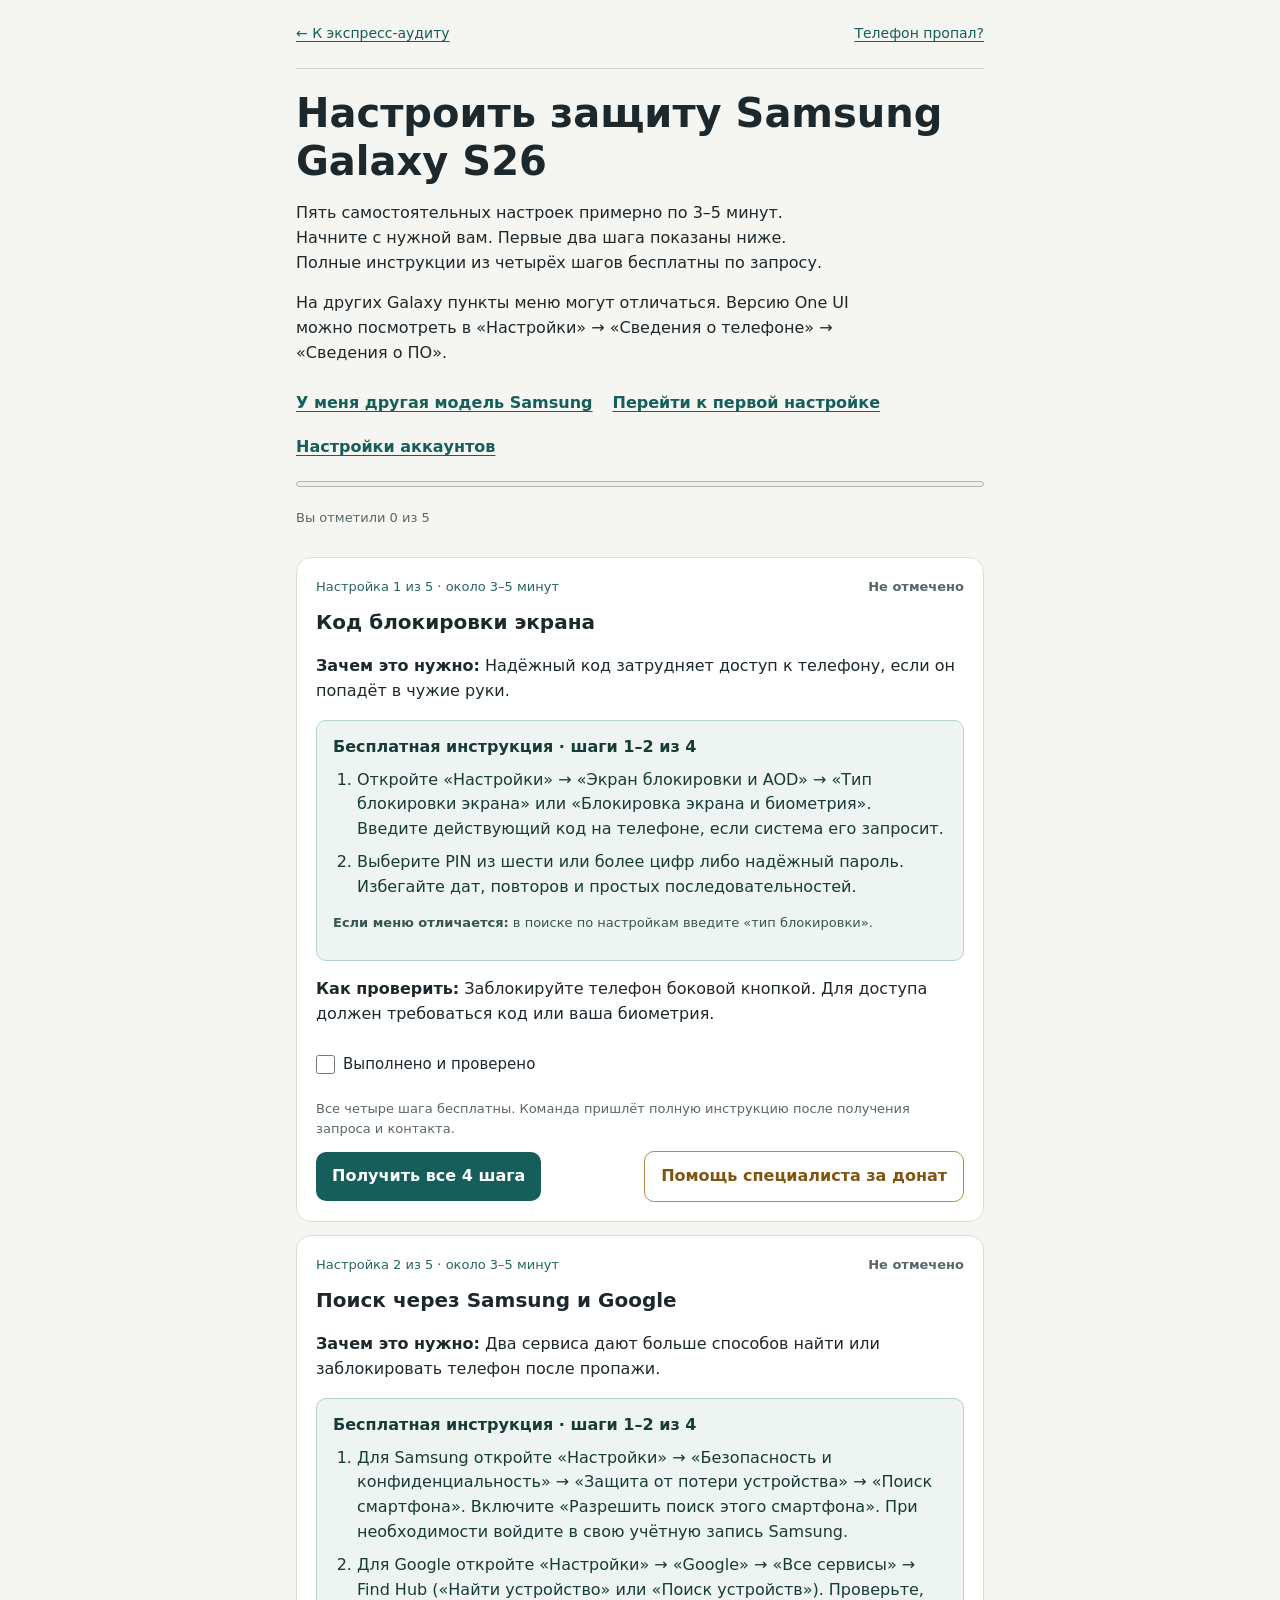
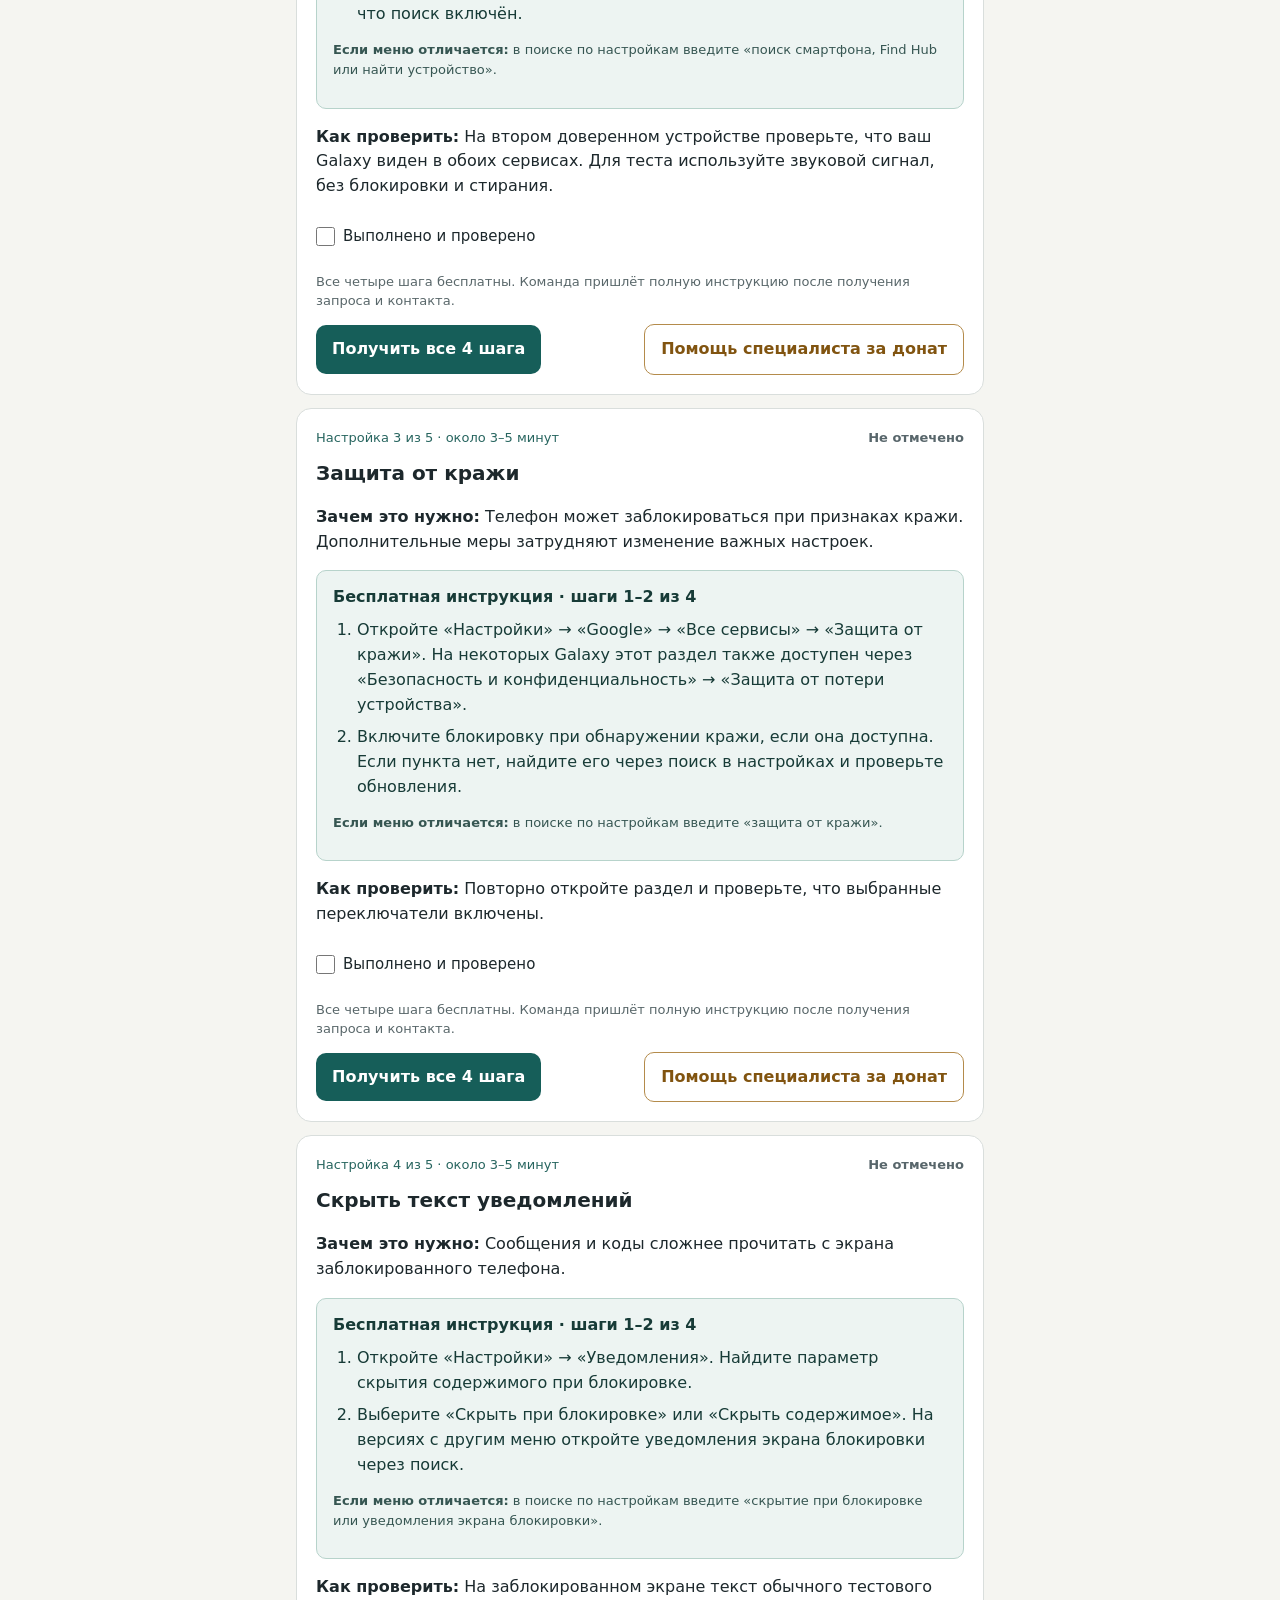
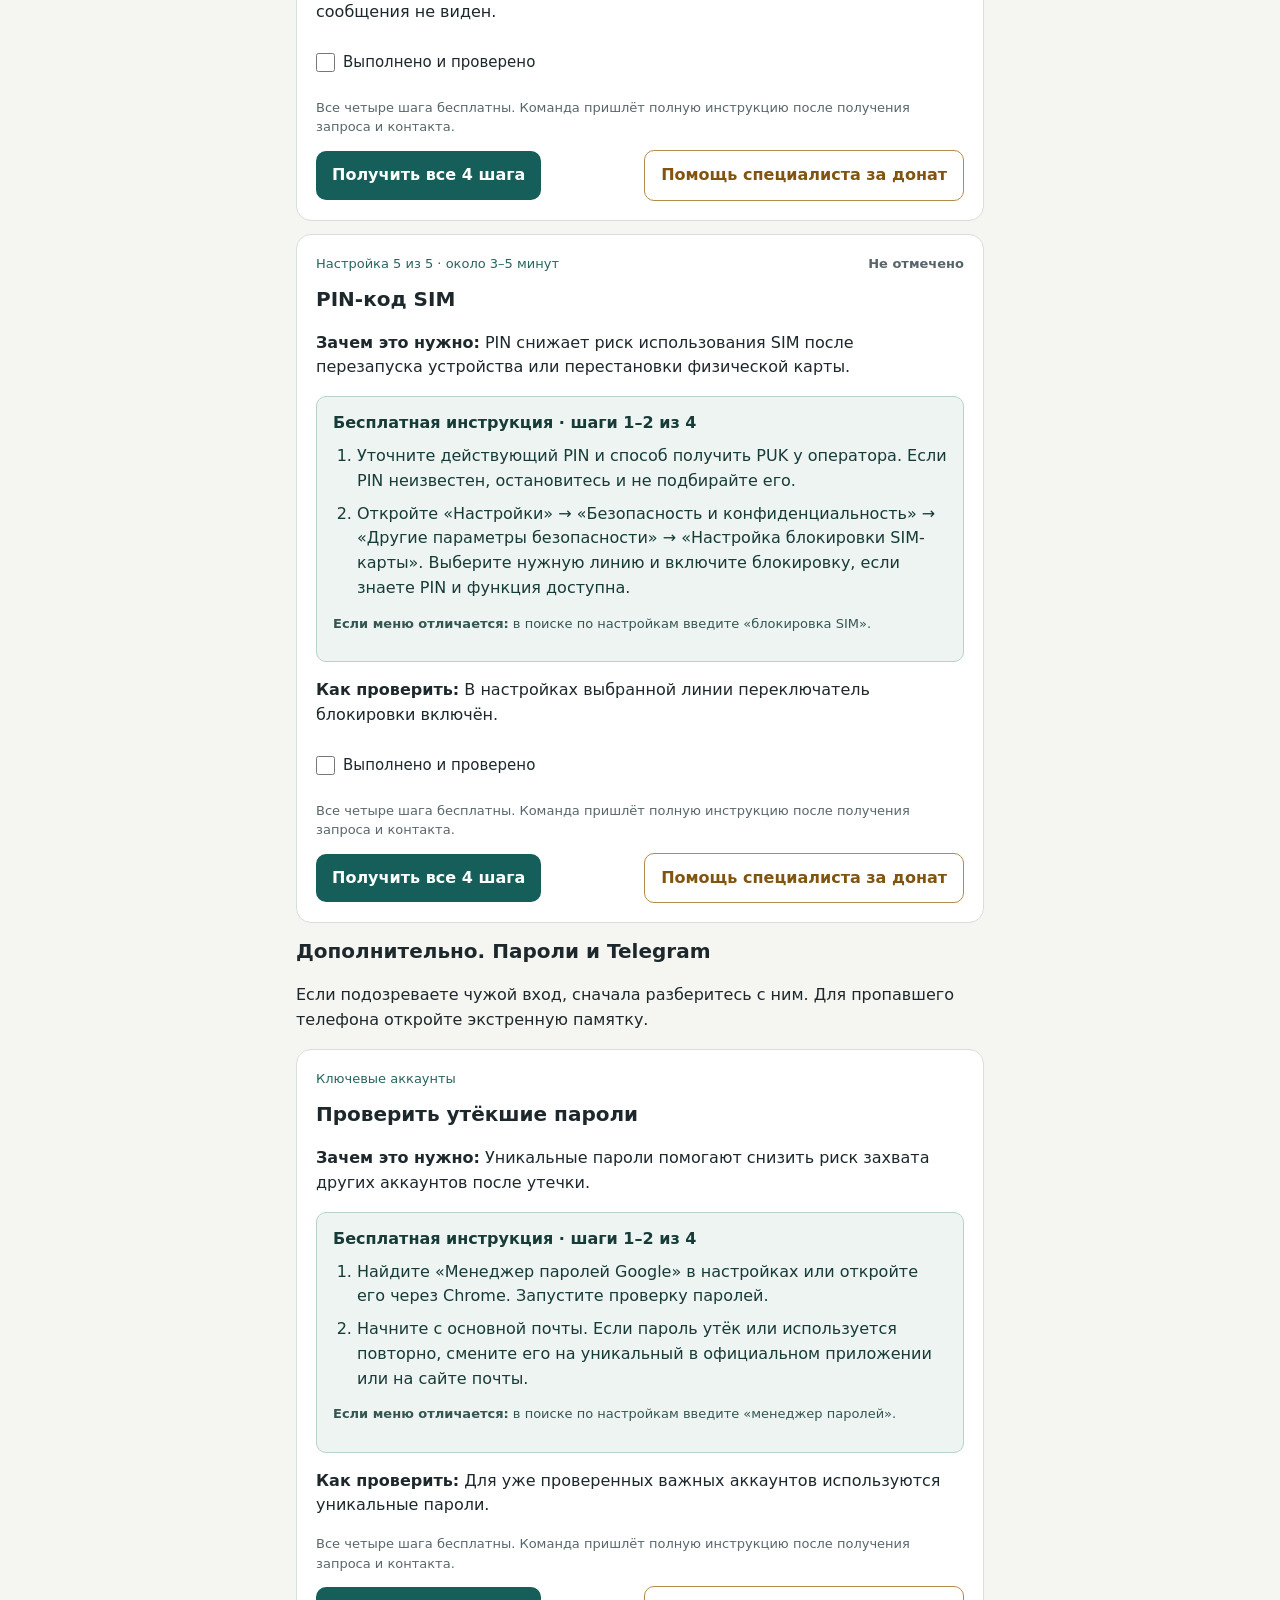
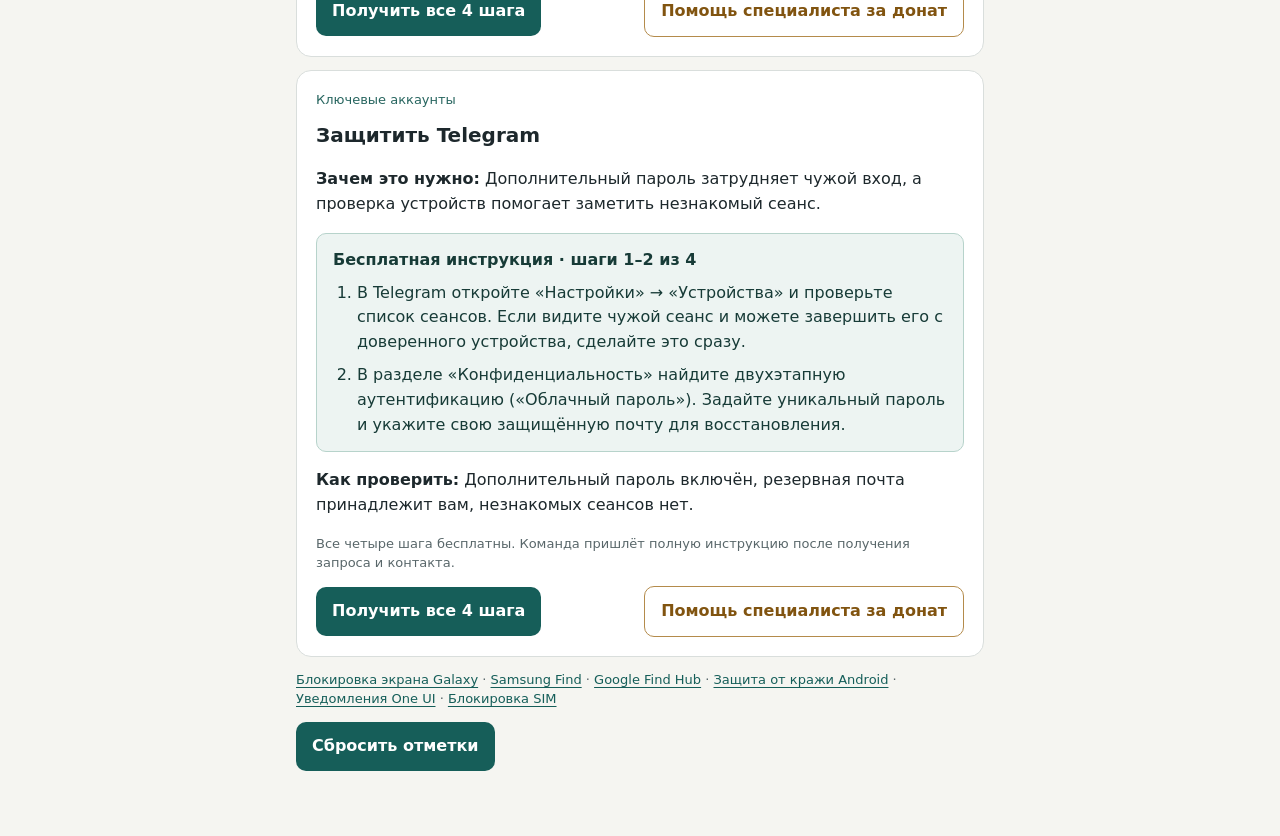
<file: samsung/index.html>
<!doctype html>
<html lang="ru"><head><meta charset="utf-8"><meta name="viewport" content="width=device-width,initial-scale=1"><title>Настроить защиту Samsung Galaxy S26 · Cyber Office</title><link rel="stylesheet" href="../assets/settings.css"></head><body><main data-progress-key="co-samsung-s26-stages-v1">
<header><a href="../index.html">← К экспресс-аудиту</a><a href="emergency.html">Телефон пропал?</a></header>
<section class="hero"><h1>Настроить защиту Samsung Galaxy S26</h1>
<p>Пять самостоятельных настроек примерно по 3–5 минут. Начните с нужной вам. Первые два шага показаны ниже. Полные инструкции из четырёх шагов бесплатны по запросу.</p>
<p>На других Galaxy пункты меню могут отличаться. Версию One UI можно посмотреть в «Настройки» → «Сведения о телефоне» → «Сведения о ПО».</p>
<div class="jump"><a href="../index.html?samsung=other">У меня другая модель Samsung</a><a href="#code">Перейти к первой настройке</a><a href="#accounts">Настройки аккаунтов</a></div>
<progress id="meter" value="0" max="5" aria-label="Самостоятельно отмеченные настройки"></progress>
<p id="progress" class="fine" role="status"></p><p id="storage-status" class="fine" role="status"></p>
<noscript><p>Для сохранения отметок откройте страницу в браузере с JavaScript.</p></noscript>
</section>
<article class="card" id="code">
<div class="top"><span class="pill">Настройка 1 из 5 · около 3–5 минут</span><span class="status" data-status="code">Не отмечено</span></div>
<h2>Код блокировки экрана</h2>
<p><b>Зачем это нужно:</b> Надёжный код затрудняет доступ к телефону, если он попадёт в чужие руки.</p>
<div class="self-steps"><strong>Бесплатная инструкция · шаги 1–2 из 4</strong><ol><li>Откройте «Настройки» → «Экран блокировки и AOD» → «Тип блокировки экрана» или «Блокировка экрана и биометрия». Введите действующий код на телефоне, если система его запросит.</li><li>Выберите PIN из шести или более цифр либо надёжный пароль. Избегайте дат, повторов и простых последовательностей.</li></ol><p class="fine"><b>Если меню отличается:</b> в поиске по настройкам введите «тип блокировки».</p></div>
<p><b>Как проверить:</b> Заблокируйте телефон боковой кнопкой. Для доступа должен требоваться код или ваша биометрия.</p>
<div class="actions"><label><input type="checkbox" data-done="code"> Выполнено и проверено</label></div>
<p class="fine">Все четыре шага бесплатны. Команда пришлёт полную инструкцию после получения запроса и контакта.</p><div class="actions"><a class="btn" href="../index.html?samsung=code">Получить все 4 шага</a><a class="btn help" href="https://t.me/Cyberoffice_help?text=%D0%97%D0%B4%D1%80%D0%B0%D0%B2%D1%81%D1%82%D0%B2%D1%83%D0%B9%D1%82%D0%B5%21%20%D0%9E%D0%B1%D1%80%D0%B0%D1%89%D0%B5%D0%BD%D0%B8%D0%B5%20%D0%B2%20Cyber%20Office.%0A%D0%A2%D0%B8%D0%BF%3A%20%D0%9F%D0%BE%D0%BC%D0%BE%D1%89%D1%8C%20%D1%81%D0%BF%D0%B5%D1%86%D0%B8%D0%B0%D0%BB%D0%B8%D1%81%D1%82%D0%B0%20%D0%B7%D0%B0%20%D0%B4%D0%BE%D0%BD%D0%B0%D1%82%0A%D0%9C%D0%BE%D0%B4%D0%B5%D0%BB%D1%8C%3A%20Galaxy%20S26%0A%D0%9D%D0%B0%D1%81%D1%82%D1%80%D0%BE%D0%B9%D0%BA%D0%B0%3A%20%D0%9A%D0%BE%D0%B4%20%D0%B1%D0%BB%D0%BE%D0%BA%D0%B8%D1%80%D0%BE%D0%B2%D0%BA%D0%B8%20%D1%8D%D0%BA%D1%80%D0%B0%D0%BD%D0%B0" target="_blank" rel="noopener noreferrer">Помощь специалиста за донат</a></div>
</article>
<article class="card" id="find">
<div class="top"><span class="pill">Настройка 2 из 5 · около 3–5 минут</span><span class="status" data-status="find">Не отмечено</span></div>
<h2>Поиск через Samsung и Google</h2>
<p><b>Зачем это нужно:</b> Два сервиса дают больше способов найти или заблокировать телефон после пропажи.</p>
<div class="self-steps"><strong>Бесплатная инструкция · шаги 1–2 из 4</strong><ol><li>Для Samsung откройте «Настройки» → «Безопасность и конфиденциальность» → «Защита от потери устройства» → «Поиск смартфона». Включите «Разрешить поиск этого смартфона». При необходимости войдите в свою учётную запись Samsung.</li><li>Для Google откройте «Настройки» → «Google» → «Все сервисы» → Find Hub («Найти устройство» или «Поиск устройств»). Проверьте, что поиск включён.</li></ol><p class="fine"><b>Если меню отличается:</b> в поиске по настройкам введите «поиск смартфона, Find Hub или найти устройство».</p></div>
<p><b>Как проверить:</b> На втором доверенном устройстве проверьте, что ваш Galaxy виден в обоих сервисах. Для теста используйте звуковой сигнал, без блокировки и стирания.</p>
<div class="actions"><label><input type="checkbox" data-done="find"> Выполнено и проверено</label></div>
<p class="fine">Все четыре шага бесплатны. Команда пришлёт полную инструкцию после получения запроса и контакта.</p><div class="actions"><a class="btn" href="../index.html?samsung=find">Получить все 4 шага</a><a class="btn help" href="https://t.me/Cyberoffice_help?text=%D0%97%D0%B4%D1%80%D0%B0%D0%B2%D1%81%D1%82%D0%B2%D1%83%D0%B9%D1%82%D0%B5%21%20%D0%9E%D0%B1%D1%80%D0%B0%D1%89%D0%B5%D0%BD%D0%B8%D0%B5%20%D0%B2%20Cyber%20Office.%0A%D0%A2%D0%B8%D0%BF%3A%20%D0%9F%D0%BE%D0%BC%D0%BE%D1%89%D1%8C%20%D1%81%D0%BF%D0%B5%D1%86%D0%B8%D0%B0%D0%BB%D0%B8%D1%81%D1%82%D0%B0%20%D0%B7%D0%B0%20%D0%B4%D0%BE%D0%BD%D0%B0%D1%82%0A%D0%9C%D0%BE%D0%B4%D0%B5%D0%BB%D1%8C%3A%20Galaxy%20S26%0A%D0%9D%D0%B0%D1%81%D1%82%D1%80%D0%BE%D0%B9%D0%BA%D0%B0%3A%20%D0%9F%D0%BE%D0%B8%D1%81%D0%BA%20%D1%87%D0%B5%D1%80%D0%B5%D0%B7%20Samsung%20%D0%B8%20Google" target="_blank" rel="noopener noreferrer">Помощь специалиста за донат</a></div>
</article>
<article class="card" id="theft">
<div class="top"><span class="pill">Настройка 3 из 5 · около 3–5 минут</span><span class="status" data-status="theft">Не отмечено</span></div>
<h2>Защита от кражи</h2>
<p><b>Зачем это нужно:</b> Телефон может заблокироваться при признаках кражи. Дополнительные меры затрудняют изменение важных настроек.</p>
<div class="self-steps"><strong>Бесплатная инструкция · шаги 1–2 из 4</strong><ol><li>Откройте «Настройки» → «Google» → «Все сервисы» → «Защита от кражи». На некоторых Galaxy этот раздел также доступен через «Безопасность и конфиденциальность» → «Защита от потери устройства».</li><li>Включите блокировку при обнаружении кражи, если она доступна. Если пункта нет, найдите его через поиск в настройках и проверьте обновления.</li></ol><p class="fine"><b>Если меню отличается:</b> в поиске по настройкам введите «защита от кражи».</p></div>
<p><b>Как проверить:</b> Повторно откройте раздел и проверьте, что выбранные переключатели включены.</p>
<div class="actions"><label><input type="checkbox" data-done="theft"> Выполнено и проверено</label></div>
<p class="fine">Все четыре шага бесплатны. Команда пришлёт полную инструкцию после получения запроса и контакта.</p><div class="actions"><a class="btn" href="../index.html?samsung=theft">Получить все 4 шага</a><a class="btn help" href="https://t.me/Cyberoffice_help?text=%D0%97%D0%B4%D1%80%D0%B0%D0%B2%D1%81%D1%82%D0%B2%D1%83%D0%B9%D1%82%D0%B5%21%20%D0%9E%D0%B1%D1%80%D0%B0%D1%89%D0%B5%D0%BD%D0%B8%D0%B5%20%D0%B2%20Cyber%20Office.%0A%D0%A2%D0%B8%D0%BF%3A%20%D0%9F%D0%BE%D0%BC%D0%BE%D1%89%D1%8C%20%D1%81%D0%BF%D0%B5%D1%86%D0%B8%D0%B0%D0%BB%D0%B8%D1%81%D1%82%D0%B0%20%D0%B7%D0%B0%20%D0%B4%D0%BE%D0%BD%D0%B0%D1%82%0A%D0%9C%D0%BE%D0%B4%D0%B5%D0%BB%D1%8C%3A%20Galaxy%20S26%0A%D0%9D%D0%B0%D1%81%D1%82%D1%80%D0%BE%D0%B9%D0%BA%D0%B0%3A%20%D0%97%D0%B0%D1%89%D0%B8%D1%82%D0%B0%20%D0%BE%D1%82%20%D0%BA%D1%80%D0%B0%D0%B6%D0%B8" target="_blank" rel="noopener noreferrer">Помощь специалиста за донат</a></div>
</article>
<article class="card" id="notifications">
<div class="top"><span class="pill">Настройка 4 из 5 · около 3–5 минут</span><span class="status" data-status="notifications">Не отмечено</span></div>
<h2>Скрыть текст уведомлений</h2>
<p><b>Зачем это нужно:</b> Сообщения и коды сложнее прочитать с экрана заблокированного телефона.</p>
<div class="self-steps"><strong>Бесплатная инструкция · шаги 1–2 из 4</strong><ol><li>Откройте «Настройки» → «Уведомления». Найдите параметр скрытия содержимого при блокировке.</li><li>Выберите «Скрыть при блокировке» или «Скрыть содержимое». На версиях с другим меню откройте уведомления экрана блокировки через поиск.</li></ol><p class="fine"><b>Если меню отличается:</b> в поиске по настройкам введите «скрытие при блокировке или уведомления экрана блокировки».</p></div>
<p><b>Как проверить:</b> На заблокированном экране текст обычного тестового сообщения не виден.</p>
<div class="actions"><label><input type="checkbox" data-done="notifications"> Выполнено и проверено</label></div>
<p class="fine">Все четыре шага бесплатны. Команда пришлёт полную инструкцию после получения запроса и контакта.</p><div class="actions"><a class="btn" href="../index.html?samsung=notifications">Получить все 4 шага</a><a class="btn help" href="https://t.me/Cyberoffice_help?text=%D0%97%D0%B4%D1%80%D0%B0%D0%B2%D1%81%D1%82%D0%B2%D1%83%D0%B9%D1%82%D0%B5%21%20%D0%9E%D0%B1%D1%80%D0%B0%D1%89%D0%B5%D0%BD%D0%B8%D0%B5%20%D0%B2%20Cyber%20Office.%0A%D0%A2%D0%B8%D0%BF%3A%20%D0%9F%D0%BE%D0%BC%D0%BE%D1%89%D1%8C%20%D1%81%D0%BF%D0%B5%D1%86%D0%B8%D0%B0%D0%BB%D0%B8%D1%81%D1%82%D0%B0%20%D0%B7%D0%B0%20%D0%B4%D0%BE%D0%BD%D0%B0%D1%82%0A%D0%9C%D0%BE%D0%B4%D0%B5%D0%BB%D1%8C%3A%20Galaxy%20S26%0A%D0%9D%D0%B0%D1%81%D1%82%D1%80%D0%BE%D0%B9%D0%BA%D0%B0%3A%20%D0%A1%D0%BA%D1%80%D1%8B%D1%82%D1%8C%20%D1%82%D0%B5%D0%BA%D1%81%D1%82%20%D1%83%D0%B2%D0%B5%D0%B4%D0%BE%D0%BC%D0%BB%D0%B5%D0%BD%D0%B8%D0%B9" target="_blank" rel="noopener noreferrer">Помощь специалиста за донат</a></div>
</article>
<article class="card" id="sim">
<div class="top"><span class="pill">Настройка 5 из 5 · около 3–5 минут</span><span class="status" data-status="sim">Не отмечено</span></div>
<h2>PIN-код SIM</h2>
<p><b>Зачем это нужно:</b> PIN снижает риск использования SIM после перезапуска устройства или перестановки физической карты.</p>
<div class="self-steps"><strong>Бесплатная инструкция · шаги 1–2 из 4</strong><ol><li>Уточните действующий PIN и способ получить PUK у оператора. Если PIN неизвестен, остановитесь и не подбирайте его.</li><li>Откройте «Настройки» → «Безопасность и конфиденциальность» → «Другие параметры безопасности» → «Настройка блокировки SIM-карты». Выберите нужную линию и включите блокировку, если знаете PIN и функция доступна.</li></ol><p class="fine"><b>Если меню отличается:</b> в поиске по настройкам введите «блокировка SIM».</p></div>
<p><b>Как проверить:</b> В настройках выбранной линии переключатель блокировки включён.</p>
<div class="actions"><label><input type="checkbox" data-done="sim"> Выполнено и проверено</label></div>
<p class="fine">Все четыре шага бесплатны. Команда пришлёт полную инструкцию после получения запроса и контакта.</p><div class="actions"><a class="btn" href="../index.html?samsung=sim">Получить все 4 шага</a><a class="btn help" href="https://t.me/Cyberoffice_help?text=%D0%97%D0%B4%D1%80%D0%B0%D0%B2%D1%81%D1%82%D0%B2%D1%83%D0%B9%D1%82%D0%B5%21%20%D0%9E%D0%B1%D1%80%D0%B0%D1%89%D0%B5%D0%BD%D0%B8%D0%B5%20%D0%B2%20Cyber%20Office.%0A%D0%A2%D0%B8%D0%BF%3A%20%D0%9F%D0%BE%D0%BC%D0%BE%D1%89%D1%8C%20%D1%81%D0%BF%D0%B5%D1%86%D0%B8%D0%B0%D0%BB%D0%B8%D1%81%D1%82%D0%B0%20%D0%B7%D0%B0%20%D0%B4%D0%BE%D0%BD%D0%B0%D1%82%0A%D0%9C%D0%BE%D0%B4%D0%B5%D0%BB%D1%8C%3A%20Galaxy%20S26%0A%D0%9D%D0%B0%D1%81%D1%82%D1%80%D0%BE%D0%B9%D0%BA%D0%B0%3A%20PIN-%D0%BA%D0%BE%D0%B4%20SIM" target="_blank" rel="noopener noreferrer">Помощь специалиста за донат</a></div>
</article>
<section id="accounts"><h2>Дополнительно. Пароли и Telegram</h2><p>Если подозреваете чужой вход, сначала разберитесь с ним. Для пропавшего телефона откройте экстренную памятку.</p><article class="card" id="passwords">
<div class="top"><span class="pill">Ключевые аккаунты</span></div>
<h2>Проверить утёкшие пароли</h2>
<p><b>Зачем это нужно:</b> Уникальные пароли помогают снизить риск захвата других аккаунтов после утечки.</p>
<div class="self-steps"><strong>Бесплатная инструкция · шаги 1–2 из 4</strong><ol><li>Найдите «Менеджер паролей Google» в настройках или откройте его через Chrome. Запустите проверку паролей.</li><li>Начните с основной почты. Если пароль утёк или используется повторно, смените его на уникальный в официальном приложении или на сайте почты.</li></ol><p class="fine"><b>Если меню отличается:</b> в поиске по настройкам введите «менеджер паролей».</p></div>
<p><b>Как проверить:</b> Для уже проверенных важных аккаунтов используются уникальные пароли.</p>

<p class="fine">Все четыре шага бесплатны. Команда пришлёт полную инструкцию после получения запроса и контакта.</p><div class="actions"><a class="btn" href="../index.html?samsung=passwords">Получить все 4 шага</a><a class="btn help" href="https://t.me/Cyberoffice_help?text=%D0%97%D0%B4%D1%80%D0%B0%D0%B2%D1%81%D1%82%D0%B2%D1%83%D0%B9%D1%82%D0%B5%21%20%D0%9E%D0%B1%D1%80%D0%B0%D1%89%D0%B5%D0%BD%D0%B8%D0%B5%20%D0%B2%20Cyber%20Office.%0A%D0%A2%D0%B8%D0%BF%3A%20%D0%9F%D0%BE%D0%BC%D0%BE%D1%89%D1%8C%20%D1%81%D0%BF%D0%B5%D1%86%D0%B8%D0%B0%D0%BB%D0%B8%D1%81%D1%82%D0%B0%20%D0%B7%D0%B0%20%D0%B4%D0%BE%D0%BD%D0%B0%D1%82%0A%D0%9C%D0%BE%D0%B4%D0%B5%D0%BB%D1%8C%3A%20Galaxy%20S26%0A%D0%9D%D0%B0%D1%81%D1%82%D1%80%D0%BE%D0%B9%D0%BA%D0%B0%3A%20%D0%9F%D1%80%D0%BE%D0%B2%D0%B5%D1%80%D0%B8%D1%82%D1%8C%20%D1%83%D1%82%D1%91%D0%BA%D1%88%D0%B8%D0%B5%20%D0%BF%D0%B0%D1%80%D0%BE%D0%BB%D0%B8" target="_blank" rel="noopener noreferrer">Помощь специалиста за донат</a></div>
</article>
<article class="card" id="telegram">
<div class="top"><span class="pill">Ключевые аккаунты</span></div>
<h2>Защитить Telegram</h2>
<p><b>Зачем это нужно:</b> Дополнительный пароль затрудняет чужой вход, а проверка устройств помогает заметить незнакомый сеанс.</p>
<div class="self-steps"><strong>Бесплатная инструкция · шаги 1–2 из 4</strong><ol><li>В Telegram откройте «Настройки» → «Устройства» и проверьте список сеансов. Если видите чужой сеанс и можете завершить его с доверенного устройства, сделайте это сразу.</li><li>В разделе «Конфиденциальность» найдите двухэтапную аутентификацию («Облачный пароль»). Задайте уникальный пароль и укажите свою защищённую почту для восстановления.</li></ol></div>
<p><b>Как проверить:</b> Дополнительный пароль включён, резервная почта принадлежит вам, незнакомых сеансов нет.</p>

<p class="fine">Все четыре шага бесплатны. Команда пришлёт полную инструкцию после получения запроса и контакта.</p><div class="actions"><a class="btn" href="../index.html?samsung=telegram">Получить все 4 шага</a><a class="btn help" href="https://t.me/Cyberoffice_help?text=%D0%97%D0%B4%D1%80%D0%B0%D0%B2%D1%81%D1%82%D0%B2%D1%83%D0%B9%D1%82%D0%B5%21%20%D0%9E%D0%B1%D1%80%D0%B0%D1%89%D0%B5%D0%BD%D0%B8%D0%B5%20%D0%B2%20Cyber%20Office.%0A%D0%A2%D0%B8%D0%BF%3A%20%D0%9F%D0%BE%D0%BC%D0%BE%D1%89%D1%8C%20%D1%81%D0%BF%D0%B5%D1%86%D0%B8%D0%B0%D0%BB%D0%B8%D1%81%D1%82%D0%B0%20%D0%B7%D0%B0%20%D0%B4%D0%BE%D0%BD%D0%B0%D1%82%0A%D0%9C%D0%BE%D0%B4%D0%B5%D0%BB%D1%8C%3A%20Galaxy%20S26%0A%D0%9D%D0%B0%D1%81%D1%82%D1%80%D0%BE%D0%B9%D0%BA%D0%B0%3A%20%D0%97%D0%B0%D1%89%D0%B8%D1%82%D0%B8%D1%82%D1%8C%20Telegram" target="_blank" rel="noopener noreferrer">Помощь специалиста за донат</a></div>
</article></section><p class="fine"><a href="https://www.samsung.com/ru/support/mobile-devices/how-to-change-screen-lock-type-on-smsung-galaxy/">Блокировка экрана Galaxy</a> · <a href="https://www.samsung.com/ru/apps/samsung-find/">Samsung Find</a> · <a href="https://support.google.com/android/answer/6160491?hl=ru">Google Find Hub</a> · <a href="https://support.google.com/android/answer/15146908?hl=ru">Защита от кражи Android</a> · <a href="https://www.samsung.com/uk/support/mobile-devices/how-to-use-updated-notification-settings-in-samsung-one-ui-8/">Уведомления One UI</a> · <a href="https://www.samsung.com/ru/support/mobile-devices/how-to-set-a-pin-to-a-sim-card-on-a-samsung-galaxy/">Блокировка SIM</a></p><button type="button" id="clear">Сбросить отметки</button><script src="../assets/settings.js"></script>
</main></body></html>
</file>
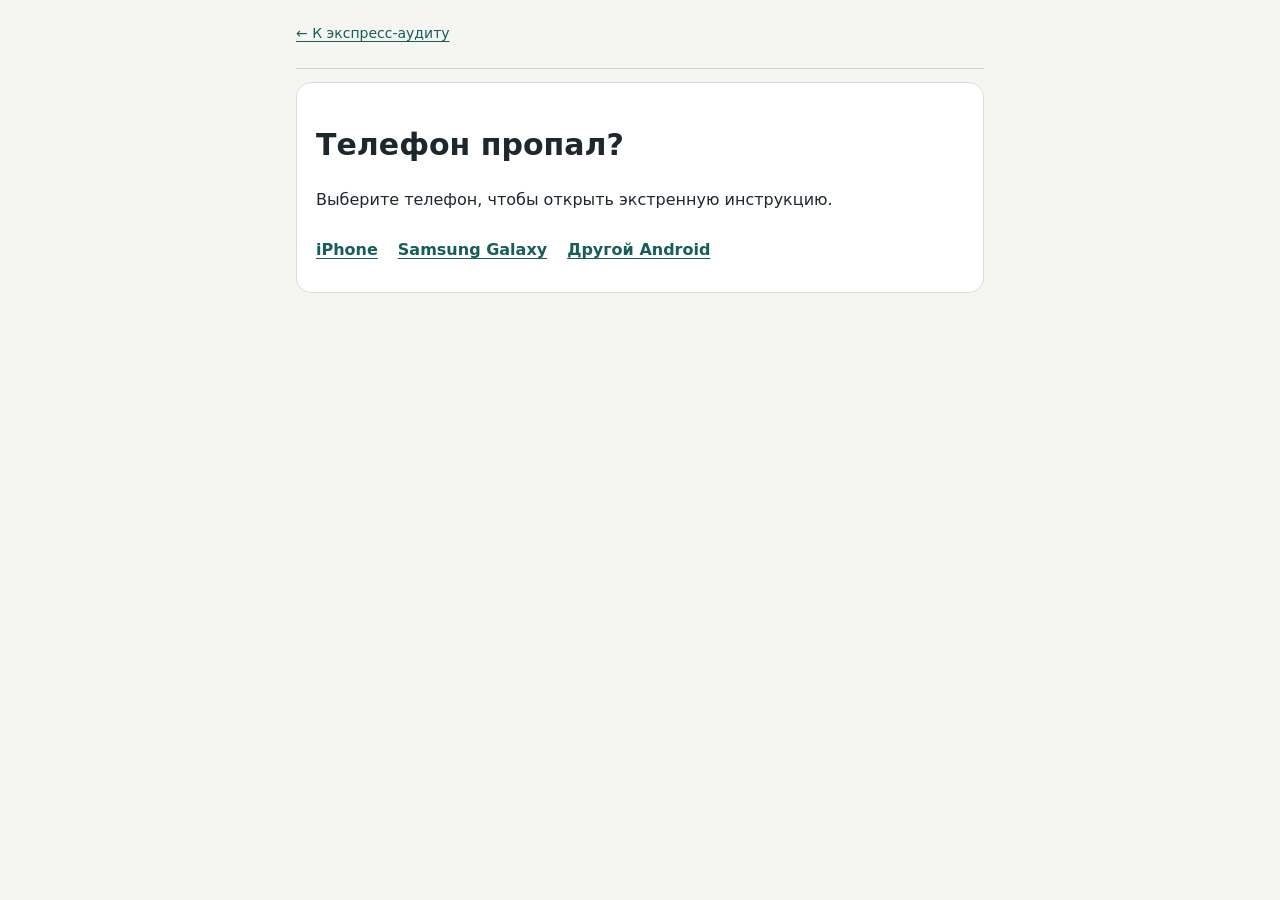
<file: emergency.html>
<!doctype html>
<html lang="ru"><head><meta charset="utf-8"><meta name="viewport" content="width=device-width,initial-scale=1"><title>Телефон пропал? · Cyber Office</title><link rel="stylesheet" href="assets/settings.css"></head><body><main>
<header><a href="index.html">← К экспресс-аудиту</a></header>
<section class="card"><h1>Телефон пропал?</h1><p>Выберите телефон, чтобы открыть экстренную инструкцию.</p>
<div class="jump"><a href="iphone/emergency.html">iPhone</a><a href="samsung/emergency.html">Samsung Galaxy</a><a href="https://support.google.com/android/answer/6160491?hl=ru">Другой Android</a></div></section>
</main></body></html>
</file>
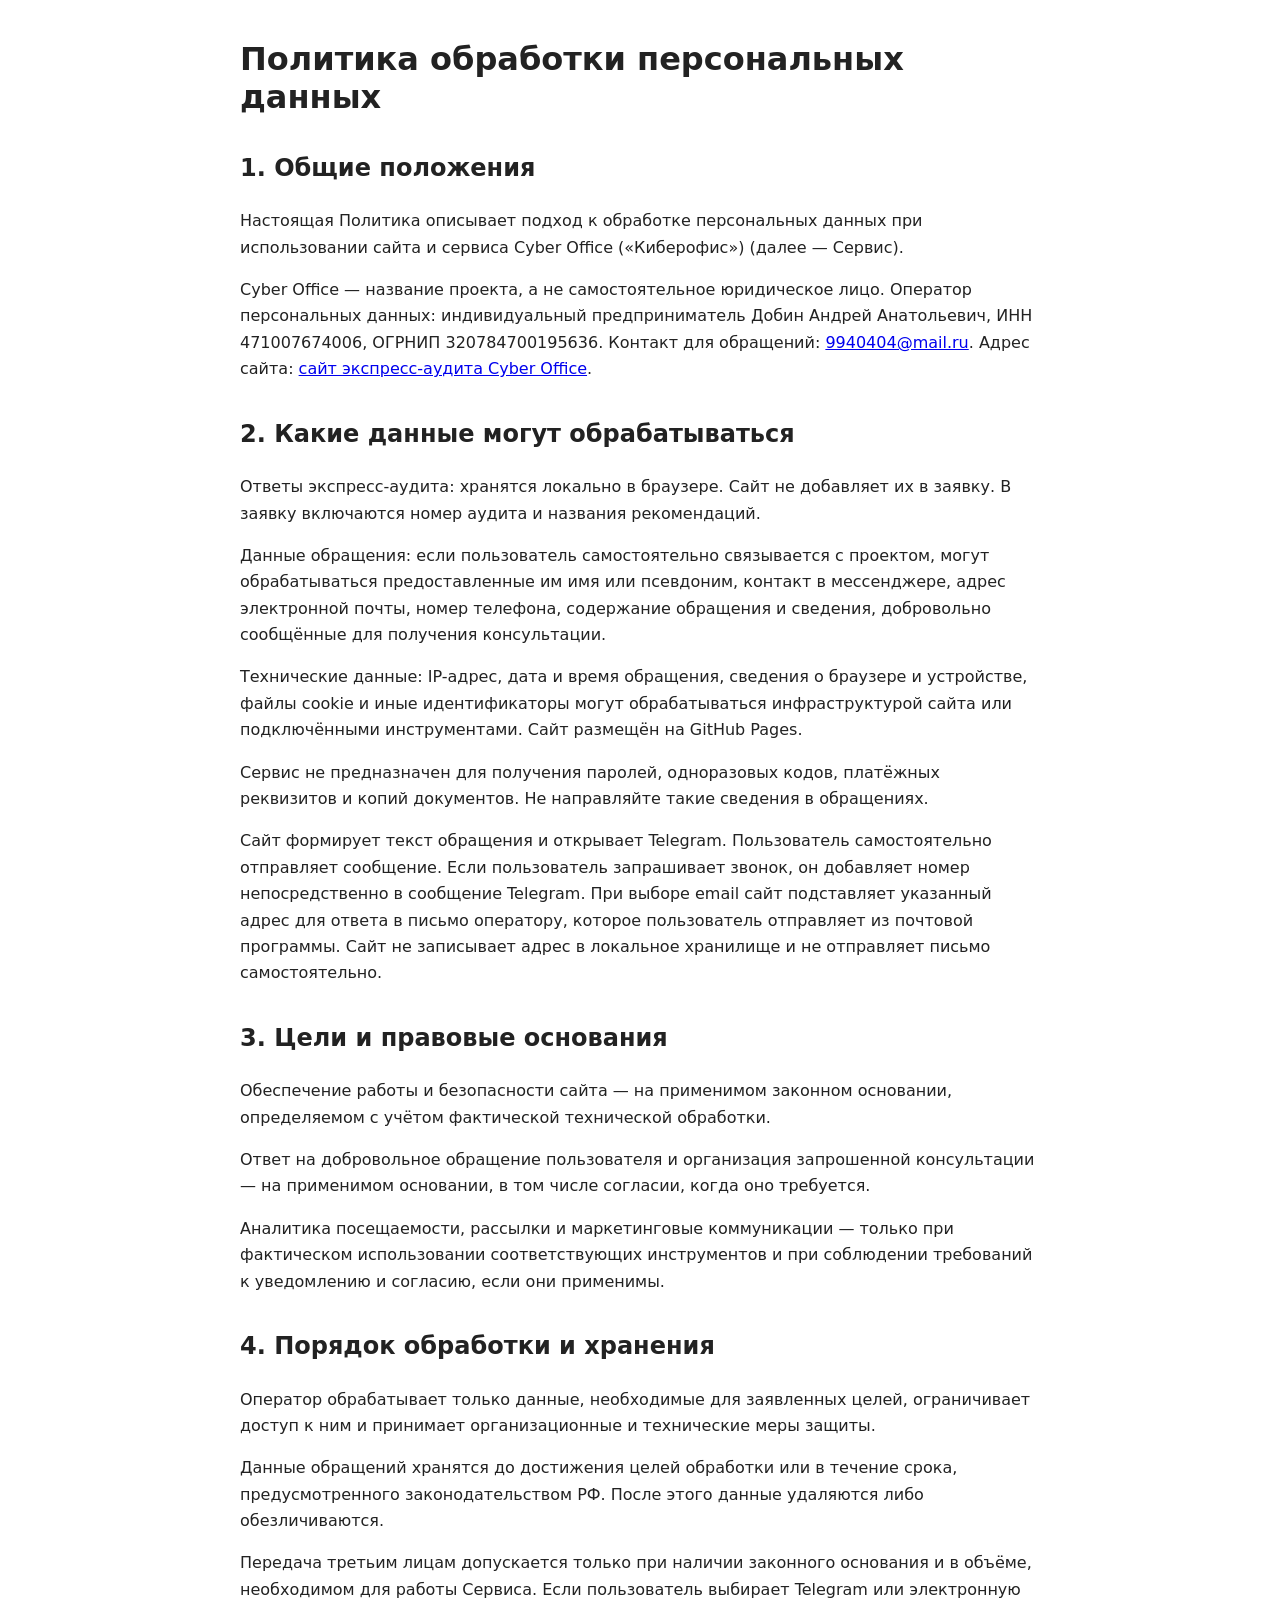
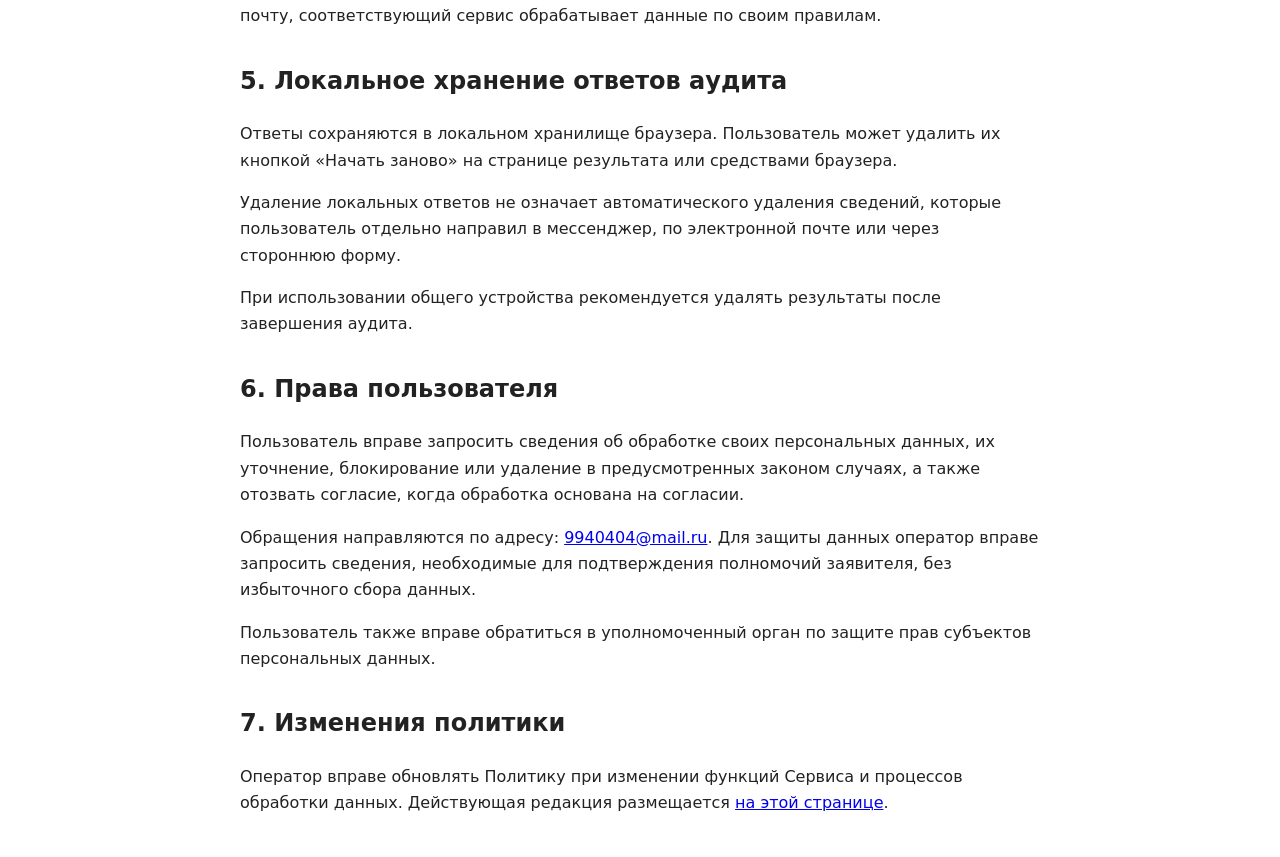
<file: policy.html>
<!doctype html><html lang="ru"><head><meta charset="utf-8"><meta name="viewport" content="width=device-width,initial-scale=1"><title>Политика обработки персональных данных — Cyber Office</title><style>body{font:16px/1.65 system-ui,sans-serif;max-width:800px;margin:40px auto;padding:0 20px;color:#222}h1{line-height:1.2}h2{margin-top:32px}</style></head><body><h1>Политика обработки персональных данных</h1>
<h2>1. Общие положения</h2><p>Настоящая Политика описывает подход к обработке персональных данных при использовании сайта и сервиса Cyber Office («Киберофис») (далее — Сервис).</p>
<p>Cyber Office — название проекта, а не самостоятельное юридическое лицо. Оператор персональных данных: индивидуальный предприниматель Добин Андрей Анатольевич, ИНН 471007674006, ОГРНИП 320784700195636. Контакт для обращений: <a href="mailto:9940404@mail.ru">9940404@mail.ru</a>. Адрес сайта: <a href="./">сайт экспресс-аудита Cyber Office</a>.</p>
<h2>2. Какие данные могут обрабатываться</h2><p>Ответы экспресс-аудита: хранятся локально в браузере. Сайт не добавляет их в заявку. В заявку включаются номер аудита и названия рекомендаций.</p>
<p>Данные обращения: если пользователь самостоятельно связывается с проектом, могут обрабатываться предоставленные им имя или псевдоним, контакт в мессенджере, адрес электронной почты, номер телефона, содержание обращения и сведения, добровольно сообщённые для получения консультации.</p>
<p>Технические данные: IP-адрес, дата и время обращения, сведения о браузере и устройстве, файлы cookie и иные идентификаторы могут обрабатываться инфраструктурой сайта или подключёнными инструментами. Сайт размещён на GitHub Pages.</p>
<p>Сервис не предназначен для получения паролей, одноразовых кодов, платёжных реквизитов и копий документов. Не направляйте такие сведения в обращениях.</p>
<p>Сайт формирует текст обращения и открывает Telegram. Пользователь самостоятельно отправляет сообщение. Если пользователь запрашивает звонок, он добавляет номер непосредственно в сообщение Telegram. При выборе email сайт подставляет указанный адрес для ответа в письмо оператору, которое пользователь отправляет из почтовой программы. Сайт не записывает адрес в локальное хранилище и не отправляет письмо самостоятельно.</p>
<h2>3. Цели и правовые основания</h2><p>Обеспечение работы и безопасности сайта — на применимом законном основании, определяемом с учётом фактической технической обработки.</p>
<p>Ответ на добровольное обращение пользователя и организация запрошенной консультации — на применимом основании, в том числе согласии, когда оно требуется.</p>
<p>Аналитика посещаемости, рассылки и маркетинговые коммуникации — только при фактическом использовании соответствующих инструментов и при соблюдении требований к уведомлению и согласию, если они применимы.</p>
<h2>4. Порядок обработки и хранения</h2><p>Оператор обрабатывает только данные, необходимые для заявленных целей, ограничивает доступ к ним и принимает организационные и технические меры защиты.</p>
<p>Данные обращений хранятся до достижения целей обработки или в течение срока, предусмотренного законодательством РФ. После этого данные удаляются либо обезличиваются.</p>
<p>Передача третьим лицам допускается только при наличии законного основания и в объёме, необходимом для работы Сервиса. Если пользователь выбирает Telegram или электронную почту, соответствующий сервис обрабатывает данные по своим правилам.</p>
<h2>5. Локальное хранение ответов аудита</h2><p>Ответы сохраняются в локальном хранилище браузера. Пользователь может удалить их кнопкой «Начать заново» на странице результата или средствами браузера.</p>
<p>Удаление локальных ответов не означает автоматического удаления сведений, которые пользователь отдельно направил в мессенджер, по электронной почте или через стороннюю форму.</p>
<p>При использовании общего устройства рекомендуется удалять результаты после завершения аудита.</p>
<h2>6. Права пользователя</h2><p>Пользователь вправе запросить сведения об обработке своих персональных данных, их уточнение, блокирование или удаление в предусмотренных законом случаях, а также отозвать согласие, когда обработка основана на согласии.</p>
<p>Обращения направляются по адресу: <a href="mailto:9940404@mail.ru">9940404@mail.ru</a>. Для защиты данных оператор вправе запросить сведения, необходимые для подтверждения полномочий заявителя, без избыточного сбора данных.</p>
<p>Пользователь также вправе обратиться в уполномоченный орган по защите прав субъектов персональных данных.</p>
<h2>7. Изменения политики</h2><p>Оператор вправе обновлять Политику при изменении функций Сервиса и процессов обработки данных. Действующая редакция размещается <a href="policy.html">на этой странице</a>.</p></body></html>
</file>
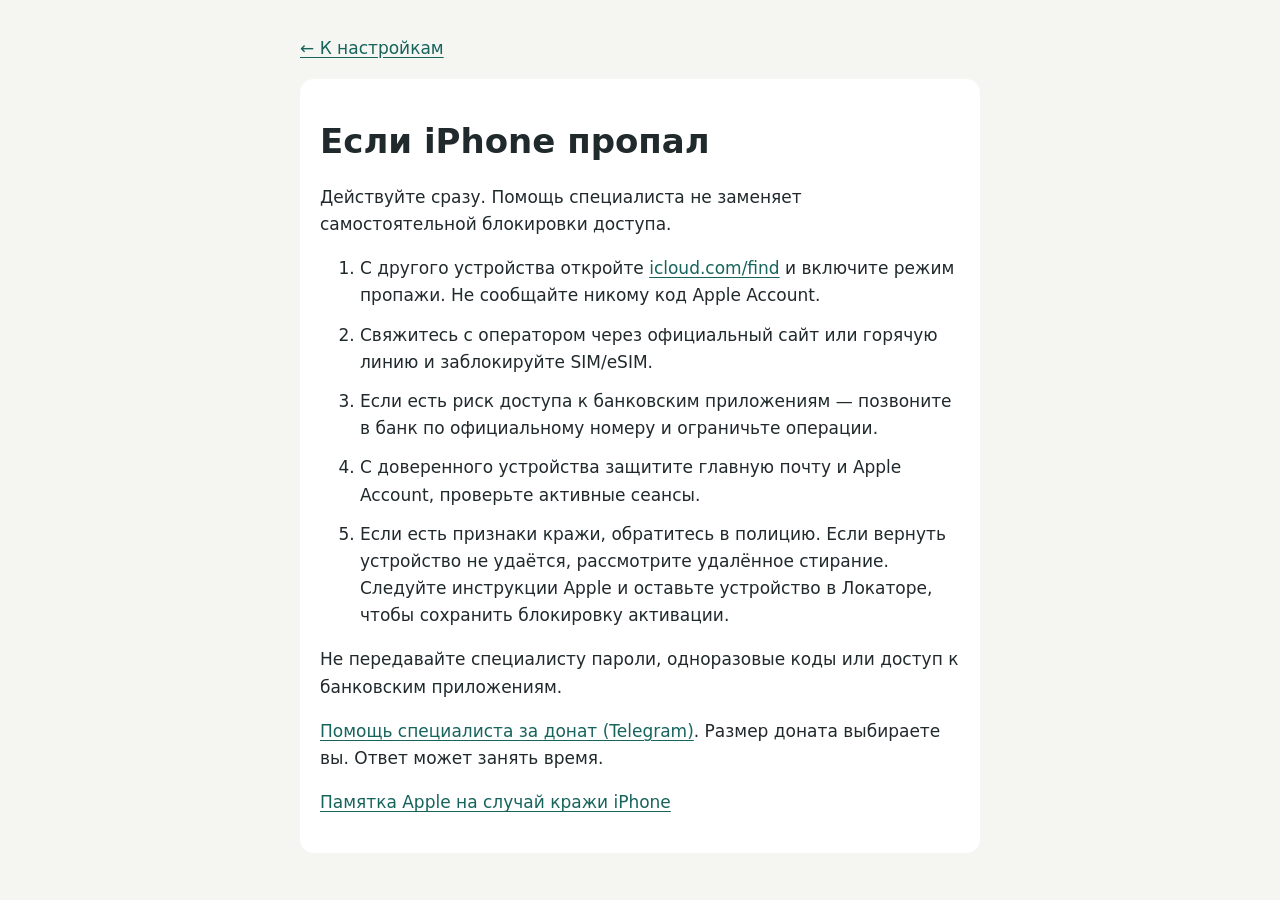
<file: iphone/emergency.html>
<!doctype html><html lang="ru"><head><meta charset="utf-8"><meta name="viewport" content="width=device-width,initial-scale=1"><title>Если iPhone пропал — Cyber Office</title><style>body{font:17px/1.6 system-ui;max-width:680px;margin:35px auto;padding:0 18px;background:#f5f5f1;color:#20292c}li{margin:12px 0}.card{background:white;padding:20px;border-radius:14px}a{color:#16645c}@media(prefers-color-scheme:dark){body{background:#141a1c;color:#e6e9e8}.card{background:#1d272a}a{color:#94dbca}}a{text-underline-offset:3px}h1{line-height:1.15}</style></head><body><p><a href="index.html">← К настройкам</a></p><div class="card"><h1>Если iPhone пропал</h1><p>Действуйте сразу. Помощь специалиста не заменяет самостоятельной блокировки доступа.</p><ol><li>С другого устройства откройте <a href="https://www.icloud.com/find">icloud.com/find</a> и включите режим пропажи. Не сообщайте никому код Apple Account.</li><li>Свяжитесь с оператором через официальный сайт или горячую линию и заблокируйте SIM/eSIM.</li><li>Если есть риск доступа к банковским приложениям — позвоните в банк по официальному номеру и ограничьте операции.</li><li>С доверенного устройства защитите главную почту и Apple Account, проверьте активные сеансы.</li><li>Если есть признаки кражи, обратитесь в полицию. Если вернуть устройство не удаётся, рассмотрите удалённое стирание. Следуйте инструкции Apple и оставьте устройство в Локаторе, чтобы сохранить блокировку активации.</li></ol><p>Не передавайте специалисту пароли, одноразовые коды или доступ к банковским приложениям.</p><p><a href="https://t.me/Cyberoffice_help?text=%D0%97%D0%B4%D1%80%D0%B0%D0%B2%D1%81%D1%82%D0%B2%D1%83%D0%B9%D1%82%D0%B5%21%20%D0%9F%D1%80%D0%BE%D0%BF%D0%B0%D0%BB%20iPhone.%20%D0%9D%D1%83%D0%B6%D0%BD%D0%B0%20%D1%8D%D0%BA%D1%81%D1%82%D1%80%D0%B5%D0%BD%D0%BD%D0%B0%D1%8F%20%D0%BF%D0%BE%D0%BC%D0%BE%D1%89%D1%8C%20%D1%81%D0%BF%D0%B5%D1%86%D0%B8%D0%B0%D0%BB%D0%B8%D1%81%D1%82%D0%B0%20Cyber%20Office%20%D0%B7%D0%B0%20%D0%B4%D0%BE%D0%BD%D0%B0%D1%82.%20%D0%9F%D0%BE%D0%B4%D1%81%D0%BA%D0%B0%D0%B6%D0%B8%D1%82%D0%B5%2C%20%D0%BA%D0%BE%D0%B3%D0%B4%D0%B0%20%D1%81%D0%BC%D0%BE%D0%B6%D0%B5%D1%82%D0%B5%20%D0%BE%D1%82%D0%B2%D0%B5%D1%82%D0%B8%D1%82%D1%8C.">Помощь специалиста за донат (Telegram)</a>. Размер доната выбираете вы. Ответ может занять время.</p><p><a href="https://support.apple.com/ru-ru/120837">Памятка Apple на случай кражи iPhone</a></p></div></body></html>
</file>
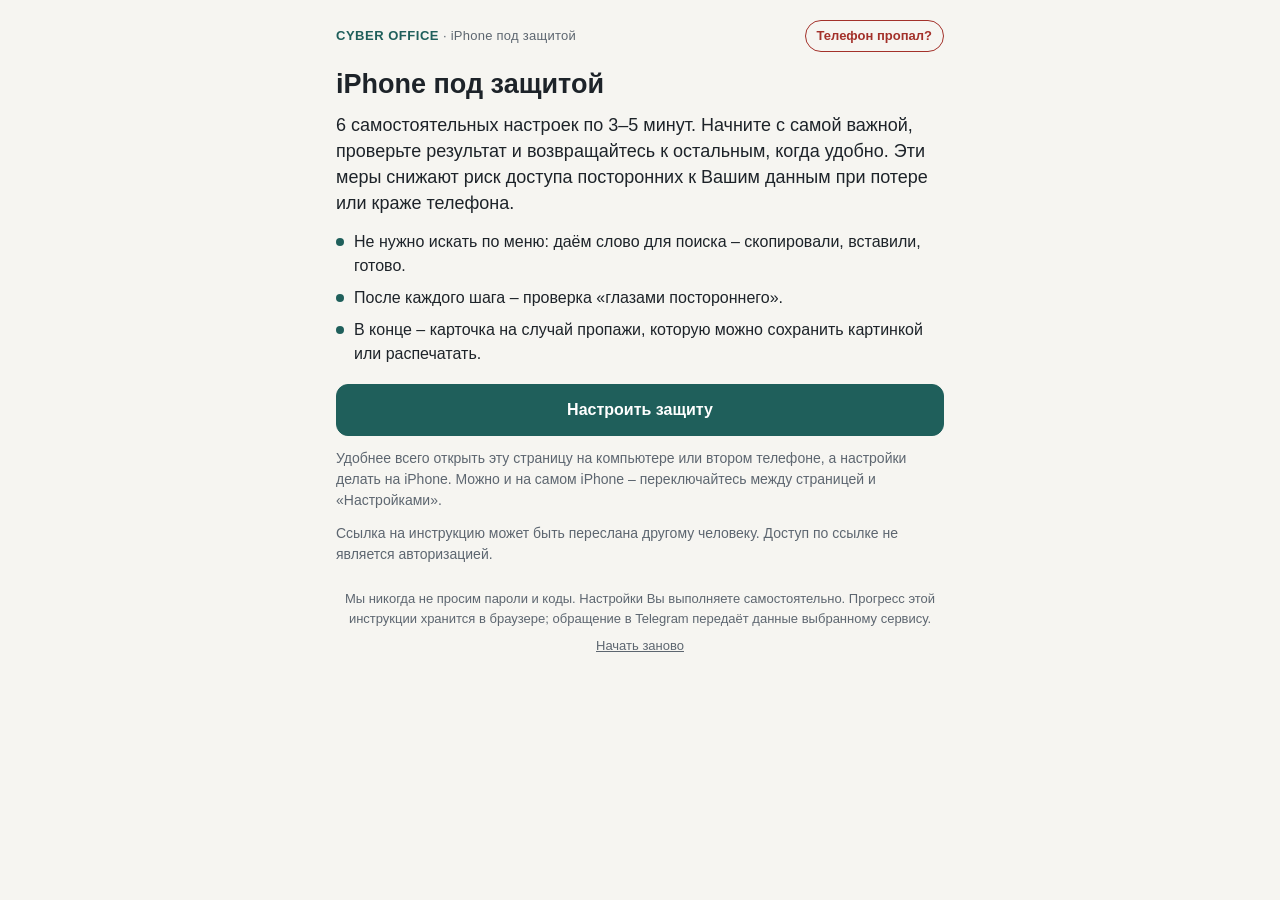
<file: iphone/full.html>
<!doctype html>
<html lang="ru">
<head>
<meta charset="utf-8">
<meta name="viewport" content="width=device-width, initial-scale=1, viewport-fit=cover">
<title>iPhone под защитой</title>
<style>
:root{
  --bg:#f6f5f1; --surface:#ffffff; --surface-2:#efede7; --ink:#1d2329; --muted:#5d6670; --line:#dcd9d1;
  --accent:#1f5f5b; --accent-ink:#ffffff; --accent-soft:#e2efed;
  --crit:#a3312a; --crit-soft:#f8e6e3; --warn:#8a5a12; --warn-soft:#f6ecd9; --ok:#2f6b3a; --ok-soft:#e4f0e5;
  color-scheme: light;
}
@media (prefers-color-scheme: dark){
  :root:not([data-theme="light"]){
    --bg:#14181b; --surface:#1c2226; --surface-2:#242b30; --ink:#e8e6e1; --muted:#9aa4ad; --line:#323a40;
    --accent:#5fb3ab; --accent-ink:#0f1a19; --accent-soft:#1f3433;
    --crit:#f08a80; --crit-soft:#3a2321; --warn:#e2b36a; --warn-soft:#352b1b; --ok:#8cc796; --ok-soft:#1f3123;
    color-scheme: dark;
  }
}
:root[data-theme="dark"]{
  --bg:#14181b; --surface:#1c2226; --surface-2:#242b30; --ink:#e8e6e1; --muted:#9aa4ad; --line:#323a40;
  --accent:#5fb3ab; --accent-ink:#0f1a19; --accent-soft:#1f3433;
  --crit:#f08a80; --crit-soft:#3a2321; --warn:#e2b36a; --warn-soft:#352b1b; --ok:#8cc796; --ok-soft:#1f3123;
  color-scheme: dark;
}
*{box-sizing:border-box}
html,body{margin:0}
body{background:var(--bg);color:var(--ink);font:16px/1.5 -apple-system,BlinkMacSystemFont,"Segoe UI",Roboto,"Helvetica Neue",Arial,sans-serif;-webkit-text-size-adjust:100%;padding-top:env(safe-area-inset-top,0px);padding-bottom:env(safe-area-inset-bottom,0px)}
.wrap{max-width:640px;margin:0 auto;padding:20px 16px 48px}
.brand{display:flex;justify-content:space-between;align-items:center;font-size:13px;color:var(--muted);letter-spacing:.02em;margin-bottom:16px;gap:10px}
.brand b{color:var(--accent);font-weight:700;letter-spacing:.04em}
.brand button{background:none;border:1px solid var(--crit);color:var(--crit);border-radius:99px;padding:5px 11px;font:inherit;font-size:13px;font-weight:600;cursor:pointer}
h1{font-size:27px;line-height:1.2;margin:0 0 12px;font-weight:750}
h2{font-size:21px;line-height:1.3;margin:0 0 10px;font-weight:700}
h3{font-size:15px;margin:0 0 6px;font-weight:700}
p{margin:0 0 12px}
.muted{color:var(--muted)} .small{font-size:14px}
.card{background:var(--surface);border:1px solid var(--line);border-radius:14px;padding:18px;margin-bottom:14px}
.btn{appearance:none;border:1px solid var(--accent);background:var(--accent);color:var(--accent-ink);border-radius:12px;padding:13px 18px;font:inherit;font-weight:600;cursor:pointer;min-height:48px;text-align:center;text-decoration:none;display:inline-flex;align-items:center;justify-content:center}
.btn.secondary{background:transparent;color:var(--accent)}
.btn.ghost{background:transparent;border-color:var(--line);color:var(--ink)}
.btn.warn{background:transparent;border-color:var(--warn);color:var(--warn)}
.btn.link{background:none;border:none;color:var(--muted);padding:8px 0;min-height:auto;font-weight:500;text-decoration:underline}
.row{display:flex;gap:10px;flex-wrap:wrap;align-items:center}
.row .btn{flex:1 1 140px}
.stack{display:grid;gap:10px}
.progress{height:6px;background:var(--surface-2);border-radius:99px;overflow:hidden;margin:6px 0 18px}
.progress i{display:block;height:100%;background:var(--accent);transition:width .25s}
.meta{display:flex;justify-content:space-between;font-size:13px;color:var(--muted)}
.dots{display:flex;gap:6px;margin:10px 0 4px}
.dots span{flex:1;height:6px;border-radius:99px;background:var(--surface-2)}
.dots span.done{background:var(--ok)} .dots span.fail{background:var(--warn)} .dots span.cur{background:var(--accent)}
.lead{font-size:18px;line-height:1.45}
.promise{display:grid;gap:8px;margin:14px 0 18px;padding:0;list-style:none}
.promise li{display:flex;gap:10px;align-items:flex-start}
.promise li::before{content:"";flex:0 0 8px;height:8px;border-radius:50%;background:var(--accent);margin-top:8px}
.opt{appearance:none;text-align:left;width:100%;background:var(--surface);border:1.5px solid var(--line);border-radius:12px;padding:14px 16px;font:inherit;color:var(--ink);cursor:pointer;min-height:52px}
.opt b{display:block}
.opt span{font-size:14px;color:var(--muted)}
.opt[aria-pressed="true"]{border-color:var(--accent);background:var(--accent-soft)}
.why{font-size:17px;line-height:1.45;margin-bottom:14px}
.eye{background:var(--surface-2);border-radius:12px;padding:12px 14px;margin-bottom:16px;font-size:15px}
.eye b{display:block;font-size:13px;letter-spacing:.04em;text-transform:uppercase;color:var(--muted);margin-bottom:2px}
.search{display:block;width:100%;appearance:none;border:2px dashed var(--accent);background:var(--accent-soft);color:var(--ink);border-radius:14px;padding:14px 16px;font:inherit;text-align:left;cursor:pointer;margin-bottom:10px}
.search .k{font-size:13px;color:var(--muted);display:block}
.search .q{font-size:22px;font-weight:700;display:block;margin:2px 0}
.search .h{font-size:13px;color:var(--accent);font-weight:600}
.search.copied .h{color:var(--ok)}
ol.how{margin:0 0 6px;padding-left:22px}
ol.how li{margin-bottom:6px}
details{border-top:1px solid var(--line);padding-top:10px;margin-top:6px}
summary{cursor:pointer;color:var(--accent);font-weight:600;padding:4px 0}
.path{font-size:15px;background:var(--surface-2);border-radius:10px;padding:10px 12px;margin-top:8px}
.check{border-left:4px solid var(--ok);background:var(--ok-soft);border-radius:0 12px 12px 0;padding:10px 14px;margin:14px 0}
.check b{color:var(--ok)}
.note{border-left:4px solid var(--warn);background:var(--warn-soft);border-radius:0 12px 12px 0;padding:10px 14px;margin:12px 0;font-size:15px}
.big{font-size:44px;font-weight:800;line-height:1;margin:6px 0}
.list{display:grid;gap:8px;margin:12px 0}
.item{display:flex;justify-content:space-between;align-items:center;gap:10px;padding:10px 12px;border:1px solid var(--line);border-radius:12px;background:var(--surface)}
.item .s{font-size:13px;font-weight:700;white-space:nowrap}
.s.done{color:var(--ok)} .s.fail{color:var(--warn)} .s.none{color:var(--muted)}
.item button{background:none;border:none;color:var(--accent);font:inherit;font-weight:600;cursor:pointer;padding:4px 0}
.sos{border:2px solid var(--crit)}
.sos h2{color:var(--crit)}
.sos ol{padding-left:22px;margin:0 0 12px} .sos li{margin-bottom:8px}
label.f{display:block;font-size:14px;color:var(--muted);margin:6px 0 4px}
input[type=tel],input[type=text]{width:100%;font:inherit;padding:12px;border-radius:10px;border:1.5px solid var(--line);background:var(--surface);color:var(--ink)}
.toast{position:fixed;left:50%;bottom:calc(20px + env(safe-area-inset-bottom,0px));transform:translateX(-50%);background:var(--ink);color:var(--bg);padding:10px 16px;border-radius:99px;font-size:14px;opacity:0;transition:opacity .2s;pointer-events:none;max-width:90vw;text-align:center}
.toast.on{opacity:1}
footer{font-size:13px;color:var(--muted);margin-top:24px;text-align:center}
#print{display:none}
@media print{
  body{background:#fff;color:#000}
  .wrap,.toast{display:none!important}
  #print{display:block;font:12pt/1.4 Arial,sans-serif;color:#000;padding:0 8mm}
  #print h1{font-size:18pt;margin:0 0 4mm}
  #print table{width:100%;border-collapse:collapse;margin:4mm 0}
  #print td,#print th{border:1px solid #888;padding:2.5mm;vertical-align:top;text-align:left}
  #print .box{display:inline-block;width:5mm;height:5mm;border:1.5px solid #000}
  #print .sosp{border:2px solid #000;padding:4mm;margin-top:6mm}
  @page{size:A4;margin:12mm}
}
</style>
</head>
<body>
<div class="wrap" id="app"></div>
<div id="print"></div>
<div class="toast" id="toast"></div>
<script>
/* ===== Шаблон: для другого устройства меняется только объект DEVICE ===== */
var HELP_URL = "https://t.me/Cyberoffice_help";
var STORE = "co-guide-iphone-v1";

var DEVICE = {
  name: "iPhone",
  title: "iPhone под защитой",
  lead: "6 самостоятельных настроек по 3–5 минут. Начните с самой важной, проверьте результат и возвращайтесь к остальным, когда удобно. Эти меры снижают риск доступа посторонних к Вашим данным при потере или краже телефона.",
  versionHow: "Настройки → Основные → Об этом устройстве → строка «Версия iOS»",
  versions: [
    {id:"26", label:"iOS 26 и новее", hint:"большинство iPhone, обновлённых в 2025–2026"},
    {id:"18", label:"iOS 18", hint:""},
    {id:"17", label:"iOS 17 и старше", hint:"часть шагов будет выглядеть иначе"}
  ],
  searchHow: "Откройте «Настройки», потяните экран вниз – сверху появится строка поиска. Вставьте слово и нажмите на найденный пункт.",
  findSite: "icloud.com/find",
  steps: [
    {
      id:"code", title:"Надёжный код-пароль", min:3,
      why:"Код – главный замок. Слабый код повышает риск доступа посторонних к банку, почте и переписке.",
      eye:"Код из 4 цифр, дата рождения или 1111 подбираются быстро – особенно если злоумышленник видел, как Вы его вводите.",
      search:"код-пароль",
      how:["Откройте найденный пункт «Face ID и код-пароль» и введите текущий код.","Нажмите «Сменить код-пароль».","Если код из 4 цифр, нажмите «Параметры код-пароля» и выберите «6 цифр».","Придумайте код, который не связан с датами и номерами. Не вводите его при посторонних."],
      path:"Настройки → Face ID и код-пароль → Сменить код-пароль",
      ok:"Для разблокировки нужно 6 цифр или больше, и это не дата рождения."
    },
    {
      id:"cc", title:"Пункт управления закрыт", min:3,
      why:"Посторонний может включить авиарежим с экрана блокировки и затруднить поиск телефона.",
      eye:"Заблокируйте экран и смахните вниз от правого верхнего угла. Если открылись кнопки – злоумышленник тоже их увидит.",
      search:"код-пароль",
      how:["Откройте «Face ID и код-пароль», введите код.","Прокрутите вниз до раздела «Доступ с блокировкой экрана».","Выключите «Пункт управления».","Там же выключите «Аксессуары USB», если такой переключатель есть."],
      path:"Настройки → Face ID и код-пароль → Доступ с блокировкой экрана → Пункт управления: выкл",
      ok:"На заблокированном экране смахивание от правого угла ничего не открывает."
    },
    {
      id:"find", title:"«Найти iPhone»", min:5,
      why:"Если телефон пропал, Вы увидите его на карте, заблокируете или сотрёте данные удалённо – с любого компьютера или чужого телефона.",
      eye:"Без этой функции потерянный телефон – это просто потерянный телефон. С ней появляется возможность найти устройство и удалённо защитить данные, хотя гарантировать результат нельзя.",
      search:"Найти iPhone",
      how:["Откройте найденный пункт «Найти iPhone».","Включите «Найти iPhone».","Включите «Сеть Локатора» – телефон можно найти, даже если он выключен или без интернета.","Включите «Последняя геопозиция».","Проверьте, что помните пароль от Apple ID: он понадобится, чтобы найти телефон с чужого устройства."],
      path:"Настройки → Ваше имя (вверху) → Локатор → Найти iPhone",
      ok:"Все три переключателя зелёные. Проверка: откройте {SITE} на компьютере – Ваш iPhone виден на карте."
    },
    {
      id:"sdp", title:"Защита украденного устройства", min:3,
      why:"Даже если злоумышленник подсмотрел код, ему будет сложнее изменить критические настройки: система потребует биометрию и в отдельных случаях задержку безопасности.",
      eye:"Это защита ровно от сценария «подсмотрели код в кафе, потом украли телефон».",
      search:"украденного",
      how:["Откройте «Защита украденного устройства».","Включите её.","В строке «Требовать задержку безопасности» выберите «Всегда»."],
      path:"Настройки → Face ID и код-пароль → Защита украденного устройства",
      ok:"Переключатель включён, задержка – «Всегда».",
      note:{
        "26":"В iOS 26.4 и новее защита включается сама. Ваша задача – убедиться, что она действительно включена.",
        "18":"",
        "17":"Функция есть начиная с iOS 17.3. Если пункта нет – сначала обновите iPhone: Настройки → Основные → Обновление ПО."
      },
      needs:"Работает только при включённом «Найти iPhone» – предыдущий шаг."
    },
    {
      id:"notif", title:"Скрыть текст уведомлений", min:3,
      why:"Коды из СМС и сообщения банка видны на заблокированном экране. Посторонний может прочитать код для входа в Ваш аккаунт, не разблокируя телефон.",
      eye:"Попросите кого-нибудь прислать Вам СМС, пока экран заблокирован. Если текст виден – его видят все.",
      search:"миниатюр",
      how:["Откройте «Показ миниатюр».","Выберите «Без блокировки»."],
      path:"Настройки → Уведомления → Показ миниатюр → Без блокировки",
      ok:"На заблокированном экране видно «Уведомление», но не текст. После разблокировки лицом текст появляется."
    },
    {
      id:"sim", title:"PIN-код на SIM-карте", min:5,
      why:"Посторонний может вынуть SIM-карту, вставить в другой телефон и получать Ваши СМС-коды от банка и Госуслуг. PIN на SIM это блокирует.",
      eye:"Делайте этот шаг последним и спокойно: ошибка в PIN три раза – и SIM-карта заблокируется до визита к оператору.",
      search:"SIM-PIN",
      how:["Найдите PIN-код от SIM-карты: он на пластиковой карточке, из которой выламывали SIM. Не пробуйте типовые PIN-коды наугад.","Откройте «SIM-PIN» и включите его, введите текущий PIN.","Нажмите «Изменить PIN» и задайте свой – 4–8 цифр, не совпадающий с кодом телефона.","Запишите новый PIN туда, где хранятся важные пароли."],
      path:"Настройки → Сотовая связь → (Ваш номер) → SIM-PIN",
      ok:"После перезагрузки телефон просит PIN SIM-карты.",
      warn:"Карточки нет или у Вас eSIM – не угадывайте. Узнайте PIN у оператора или нажмите «Помощь специалиста за донат»."
    }
  ],
  bonus:{
    title:"Бонус: не утекли ли Ваши пароли",
    why:"iPhone сам проверяет сохранённые пароли по базам утечек. Если пароль утёк – его надо сменить первым.",
    search:{"26":"Пароли","18":"Пароли","17":"Пароли"},
    how:{
      "26":["На главном экране откройте приложение «Пароли» (найдите через поиск, если не видно).","Откройте раздел «Безопасность».","Смените пароли из списка, начиная с почты и банков."],
      "18":["На главном экране откройте приложение «Пароли» (найдите через поиск, если не видно).","Откройте раздел «Безопасность».","Смените пароли из списка, начиная с почты и банков."],
      "17":["Откройте Настройки → Пароли.","Нажмите «Рекомендации по безопасности».","Включите «Обнаруживать утечки паролей» и смените пароли из списка."]
    }
  },
  sos:[
    "С любого компьютера или чужого телефона откройте {SITE}, войдите со своим Apple ID и включите «Режим пропажи».",
    "Позвоните оператору и заблокируйте SIM-карту: {HOT}.",
    "Позвоните в банк по номеру с обратной стороны карты и заблокируйте карты.",
    "С другого устройства смените пароль главной почты и проверьте Госуслуги.",
    "Не стирайте телефон сразу: после стирания его нельзя найти на карте. Стирайте, только если надежды вернуть нет."
  ]
};

/* ===== Состояние ===== */
var state = load();
function blank(){ return {screen:"intro", ver:null, idx:0, st:{}, hot:""}; }
function load(){ try{ var s=JSON.parse(localStorage.getItem(STORE)); if(s&&s.st) return s; }catch(e){} return blank(); }
function save(){ try{ localStorage.setItem(STORE, JSON.stringify(state)); }catch(e){} }
function go(screen, extra){ state.screen=screen; if(extra) for(var k in extra) state[k]=extra[k]; save(); render(); window.scrollTo(0,0); }

var app=document.getElementById("app");
function esc(s){ return String(s).replace(/[&<>"]/g,function(c){return {"&":"&amp;","<":"&lt;",">":"&gt;",'"':"&quot;"}[c];}); }
function fill(s){ return s.replace("{SITE}", DEVICE.findSite).replace("{HOT}", state.hot ? state.hot : "номер – на сайте оператора или в договоре с оператором"); }
function verLabel(){ var v=DEVICE.versions.filter(function(x){return x.id===state.ver;})[0]; return v? v.label : "версия не указана"; }
function doneCount(){ return DEVICE.steps.filter(function(s){return state.st[s.id]==="done";}).length; }
function minutesLeft(){ return DEVICE.steps.reduce(function(a,s){ return a + (state.st[s.id]==="done"?0:s.min); },0); }

function toast(t){ var el=document.getElementById("toast"); el.textContent=t; el.classList.add("on"); clearTimeout(toast._t); toast._t=setTimeout(function(){el.classList.remove("on");},2600); }
function copyText(t, cb){
  function fb(){ var ta=document.createElement("textarea"); ta.value=t; ta.style.position="fixed"; ta.style.opacity="0"; document.body.appendChild(ta); ta.select(); try{document.execCommand("copy");}catch(e){} document.body.removeChild(ta); cb&&cb(); }
  if(navigator.clipboard&&navigator.clipboard.writeText){ navigator.clipboard.writeText(t).then(function(){cb&&cb();},fb); } else fb();
}
function askHelp(text){
  copyText(text, function(){ toast("Текст скопирован – вставьте его в чат и отправьте"); });
  if(HELP_URL) window.open(HELP_URL,"_blank","noopener");
}
function el(html){ var d=document.createElement("div"); d.innerHTML=html; return d; }
function on(sel, fn){ var n=app.querySelectorAll(sel); for(var i=0;i<n.length;i++) n[i].addEventListener("click", fn); }

function header(){
  return '<div class="brand"><span><b>CYBER OFFICE</b> · '+esc(DEVICE.title)+'</span>'+
    (state.screen!=="sos" ? '<button id="toSos">Телефон пропал?</button>' : '')+'</div>';
}
function footer(){
  return '<footer>Мы никогда не просим пароли и коды. Настройки Вы выполняете самостоятельно. Прогресс этой инструкции хранится в браузере; обращение в Telegram передаёт данные выбранному сервису.<br>'+
    '<button class="btn link" id="reset">Начать заново</button></footer>';
}

/* ===== Экраны ===== */
var screens = {
  intro: function(){
    var mins = DEVICE.steps.reduce(function(a,s){return a+s.min;},0);
    var started = Object.keys(state.st).length>0;
    return '<h1>'+esc(DEVICE.title)+'</h1>'+
      '<p class="lead">'+esc(DEVICE.lead)+'</p>'+
      '<ul class="promise">'+
        '<li>Не нужно искать по меню: даём слово для поиска – скопировали, вставили, готово.</li>'+
        '<li>После каждого шага – проверка «глазами постороннего».</li>'+
        '<li>В конце – карточка на случай пропажи, которую можно сохранить картинкой или распечатать.</li>'+
      '</ul>'+
      '<div class="row">'+
        '<button class="btn" id="start">'+(started?'Продолжить':'Настроить защиту')+'</button>'+
      '</div>'+
      '<p class="small muted" style="margin-top:12px">Удобнее всего открыть эту страницу на компьютере или втором телефоне, а настройки делать на iPhone. Можно и на самом iPhone – переключайтесь между страницей и «Настройками».</p>'+
      '<p class="small muted">Ссылка на инструкцию может быть переслана другому человеку. Доступ по ссылке не является авторизацией.</p>';
  },
  ver: function(){
    var h='<div class="meta"><span>Подготовка</span><span>1 минута</span></div><div class="progress"><i style="width:4%"></i></div>'+
      '<h2>Какая версия iOS на Вашем iPhone?</h2>'+
      '<p class="muted">От версии зависит, как называются пункты меню.</p>'+
      '<div class="path" style="margin-bottom:16px">Где посмотреть: '+esc(DEVICE.versionHow)+'</div><div class="stack">';
    DEVICE.versions.forEach(function(v){
      h+='<button class="opt" data-v="'+v.id+'" aria-pressed="'+(state.ver===v.id)+'"><b>'+esc(v.label)+'</b>'+(v.hint?'<span>'+esc(v.hint)+'</span>':'')+'</button>';
    });
    h+='<button class="opt" data-v="26"><b>Не знаю</b><span>покажем вариант для свежей версии</span></button></div>'+
      '<div class="card" style="margin-top:16px"><h3>Как пользоваться поиском в Настройках</h3><p class="small" style="margin:0">'+esc(DEVICE.searchHow)+'</p></div>';
    return h;
  },
  step: function(){
    var s=DEVICE.steps[state.idx], n=DEVICE.steps.length;
    var dots='<div class="dots">'+DEVICE.steps.map(function(x,i){ var c=state.st[x.id]||""; if(i===state.idx) c="cur"; return '<span class="'+c+'"></span>'; }).join("")+'</div>';
    var note = s.note && s.note[state.ver] ? '<div class="note">'+esc(s.note[state.ver])+'</div>' : '';
    var needs = s.needs ? '<p class="small muted">'+esc(s.needs)+'</p>' : '';
    var warn = s.warn ? '<div class="note">'+esc(s.warn)+'</div>' : '';
    return '<div class="meta"><span>Шаг '+(state.idx+1)+' из '+n+'</span><span>≈ '+s.min+' мин · осталось ≈ '+minutesLeft()+' мин</span></div>'+dots+
      '<div class="card" style="margin-top:12px">'+
        '<h2>'+esc(s.title)+'</h2>'+
        '<p class="why">'+esc(s.why)+'</p>'+
        '<div class="eye"><b>Глазами постороннего</b>'+esc(s.eye)+'</div>'+
        note+
        '<button class="search" id="copySearch"><span class="k">Слово для поиска в Настройках</span><span class="q">'+esc(s.search)+'</span><span class="h">Нажмите, чтобы скопировать</span></button>'+
        '<ol class="how">'+s.how.map(function(x){return '<li>'+esc(x)+'</li>';}).join("")+'</ol>'+
        warn+needs+
        '<div class="check"><b>Получилось, если:</b> '+esc(fill(s.ok))+'</div>'+
        '<details><summary>Поиск не нашёл? Путь по меню</summary><div class="path">'+esc(s.path)+'</div></details>'+
      '</div>'+
      '<div class="stack">'+
        '<button class="btn" id="done">Готово ✓</button>'+
        '<div class="row"><button class="btn ghost" id="fail">Не получилось – дальше</button><button class="btn warn" id="stuck">Помощь специалиста за донат</button></div>'+
        '<div class="row" style="justify-content:space-between"><button class="btn link" id="back">'+(state.idx>0?'← Назад':'← К началу')+'</button><button class="btn link" id="toSum">Сводка</button></div>'+
      '</div>';
  },
  bonus: function(){
    var b=DEVICE.bonus, v=state.ver||"26";
    return '<div class="meta"><span>Бонус</span><span>≈ 5 мин</span></div><div class="progress"><i style="width:100%"></i></div>'+
      '<div class="card"><h2>'+esc(b.title)+'</h2><p class="why">'+esc(b.why)+'</p>'+
      '<button class="search" id="copySearch"><span class="k">Слово для поиска</span><span class="q">'+esc(b.search[v])+'</span><span class="h">Нажмите, чтобы скопировать</span></button>'+
      '<ol class="how">'+b.how[v].map(function(x){return '<li>'+esc(x)+'</li>';}).join("")+'</ol>'+
      '<div class="check"><b>Получилось, если:</b> в разделе нет предупреждений об утечках или Вы уже сменили эти пароли.</div></div>'+
      '<div class="stack"><button class="btn" id="toSum">К итогам</button><button class="btn ghost" id="toSum2">Пропустить</button></div>';
  },
  sum: function(){
    var d=doneCount(), n=DEVICE.steps.length, full=d===n;
    var h='<div class="card" style="text-align:center"><div class="muted small">Настроено</div><div class="big">'+d+' из '+n+'</div>'+
      '<p style="margin:8px 0 0">'+(full?'Отлично! Вы выполнили основные настройки, которые помогают снизить риски при краже или потере iPhone.':(d>=3?'Хорошее начало. Оставшиеся шаги можно сделать сейчас или позже – прогресс сохранён.':'Начало положено. Оставшиеся шаги займут около '+minutesLeft()+' минут.'))+'</p></div>'+
      '<div class="list">';
    DEVICE.steps.forEach(function(s,i){
      var st=state.st[s.id], lab= st==="done"?'<span class="s done">✓ Сделано</span>': st==="fail"?'<span class="s fail">Не получилось</span>':'<span class="s none">Не начато</span>';
      h+='<div class="item"><div>'+esc(s.title)+'<br>'+lab+'</div>'+(st!=="done"?'<button data-go="'+i+'">Сделать</button>':'')+'</div>';
    });
    h+='</div>';
    var failed=DEVICE.steps.filter(function(s){return state.st[s.id]==="fail";});
    if(failed.length) h+='<button class="btn warn" style="width:100%;margin-bottom:14px" id="helpFailed">Помогите с оставшимися шагами</button>';
    h+='<div class="card sos"><h2>Карточка «Если iPhone пропал»</h2><p>5 действий на случай кражи. Сохраните картинкой в «Фото» или распечатайте – в стрессе это сэкономит самые важные минуты.</p>'+
      '<button class="btn" style="width:100%" id="toSos2">Открыть карточку</button></div>'+
      '<div class="card"><h2>Что дальше</h2><p>Телефон – это дверь. Следующий шаг – защитить то, что за ней: главную почту и Госуслуги. Через почту восстанавливаются почти все остальные аккаунты.</p>'+
      '<div class="stack"><button class="btn secondary" id="next">Хочу защитить почту и Госуслуги</button>'+
      '<button class="btn ghost" id="share">Отправить проводник близкому</button></div></div>';
    return h;
  },
  sos: function(){
    return '<div class="card sos"><h2>Если iPhone пропал</h2>'+
      '<label class="f" for="hot">Горячая линия Вашего оператора (впишите один раз)</label>'+
      '<input type="tel" id="hot" placeholder="например, 8 800 …" value="'+esc(state.hot)+'">'+
      '<ol style="margin-top:14px" id="sosList">'+DEVICE.sos.map(function(x){return '<li>'+esc(fill(x))+'</li>';}).join("")+'</ol>'+
      '<p class="small muted">Пароль от Apple ID должен быть у Вас в голове или записан вне телефона – иначе шаг 1 не получится.</p>'+
      '<div class="stack"><button class="btn" id="png">Сохранить картинкой</button><button class="btn secondary" id="print">Распечатать памятку</button>'+
      '<button class="btn warn" id="sosHelp">Телефон пропал? Помощь специалиста за донат</button></div></div>'+
      '<button class="btn link" id="back">← Назад</button>';
  }
};

function render(){
  if(!screens[state.screen]) state.screen="intro";
  app.innerHTML = header() + screens[state.screen]() + footer();
  on("#toSos", function(){ state.prev=state.screen; go("sos"); });
  on("#reset", function(){ if(window.confirm("Стереть прогресс и начать заново?")){ try{localStorage.removeItem(STORE);}catch(e){} state=blank(); render(); } });
  ({
    intro:function(){ on("#start", function(){ go(state.ver? (state.idx>=DEVICE.steps.length?"sum":"step") : "ver"); }); on("#unusedPrepareRequest",function(){ var ch=document.getElementById("contactChannel").value, v=document.getElementById("contactValue").value.trim(), consent=document.getElementById("contactConsent").checked, status=document.getElementById("requestStatus"); if(!consent){status.textContent="Сначала отметьте согласие.";return;} if(!v || (ch==="email" && !/^[^\s@]+@[^\s@]+\.[^\s@]+$/.test(v)) || (ch==="telegram" && !/^@[A-Za-z0-9_]{5,32}$/.test(v))){status.textContent=ch==="email"?"Введите корректный email.":"Укажите Telegram в формате @username (не менее 5 символов).";return;} copyText("Cyber Office: запрос полной инструкции iPhone. Канал: "+ch+". Контакт: "+v, function(){status.textContent="Заявка скопирована. Отправка в Cyber Office пока не подключена.";}); }); },
    ver:function(){ on(".opt", function(){
      var v=this.getAttribute("data-v"), t=state.target, idx=0; state.target=null;
      if(t==="bonus"){ go("bonus",{ver:v}); return; }
      DEVICE.steps.forEach(function(s,i){ if(s.id===t) idx=i; });
      go("step",{ver:v, idx:idx});
    }); },
    step:function(){
      var s=DEVICE.steps[state.idx];
      on("#copySearch", function(){ var b=this; copyText(s.search, function(){ b.classList.add("copied"); b.querySelector(".h").textContent="Скопировано – вставьте в поиск Настроек"; }); });
      function next(){ if(state.idx<DEVICE.steps.length-1) go("step",{idx:state.idx+1}); else go("bonus"); }
      on("#done", function(){ state.st[s.id]="done"; next(); });
      on("#fail", function(){ state.st[s.id]="fail"; next(); });
      on("#stuck", function(){ askHelp("Застрял на шаге «"+s.title+"» ("+DEVICE.name+", "+verLabel()+"). Нужна помощь."); });
      on("#back", function(){ if(state.idx>0) go("step",{idx:state.idx-1}); else go("ver"); });
      on("#toSum", function(){ go("sum"); });
    },
    bonus:function(){
      var v=state.ver||"26";
      on("#copySearch", function(){ var b=this; copyText(DEVICE.bonus.search[v], function(){ b.classList.add("copied"); b.querySelector(".h").textContent="Скопировано"; }); });
      on("#toSum", function(){ go("sum"); }); on("#toSum2", function(){ go("sum"); });
    },
    sum:function(){
      on("[data-go]", function(){ go("step",{idx:+this.getAttribute("data-go")}); });
      on("#helpFailed", function(){ var f=DEVICE.steps.filter(function(s){return state.st[s.id]==="fail";}).map(function(s){return s.title;}); askHelp("Помощь специалиста за донат: настройка "+DEVICE.name+" ("+verLabel()+"). Не получилось: "+f.join(", ")+". Настроено "+doneCount()+" из "+DEVICE.steps.length+"."); });
      on("#toSos2", function(){ state.prev="sum"; go("sos"); });
      on("#next", function(){ askHelp("Настроил(а) "+DEVICE.name+" – защищено "+doneCount()+" из "+DEVICE.steps.length+". Хочу защитить почту и Госуслуги."); });
      on("#share", function(){
        var t="Проверь свой телефон поэтапно – простая пошаговая инструкция: "+location.href.split("#")[0];
        if(navigator.share){ navigator.share({title:DEVICE.title,text:t}).catch(function(){}); } else copyText(t, function(){ toast("Ссылка скопирована – отправьте её близкому"); });
      });
    },
    sos:function(){
      var inp=document.getElementById("hot");
      inp.addEventListener("input", function(){ state.hot=inp.value.trim(); save(); document.getElementById("sosList").innerHTML=DEVICE.sos.map(function(x){return '<li>'+esc(fill(x))+'</li>';}).join(""); });
      on("#png", savePng);
      on("#print", printMemo);
      on("#sosHelp", function(){ askHelp("Срочно: пропал "+DEVICE.name+" ("+verLabel()+"). Нужна помощь."); });
      on("#back", function(){ go(state.prev && state.prev!=="sos" ? state.prev : "intro"); });
    }
  })[state.screen]();
}

/* ===== Карточка картинкой ===== */
function wrapLines(ctx, text, maxW){
  var words=text.split(" "), lines=[], line="";
  words.forEach(function(w){ var t=line?line+" "+w:w; if(ctx.measureText(t).width>maxW && line){ lines.push(line); line=w; } else line=t; });
  if(line) lines.push(line); return lines;
}
function savePng(){
  var W=1080, P=72, c=document.createElement("canvas"), ctx=c.getContext("2d");
  var font='-apple-system,BlinkMacSystemFont,"Segoe UI",Roboto,Arial,sans-serif';
  function layout(draw){
    var y=P+20;
    if(draw){ ctx.fillStyle="#a3312a"; ctx.font="700 30px "+font; ctx.fillText("CYBER OFFICE", P, y); }
    y+=90; ctx.font="800 68px "+font; if(draw){ ctx.fillStyle="#1d2329"; ctx.fillText("Если iPhone пропал", P, y); }
    y+=40;
    DEVICE.sos.forEach(function(s,i){
      ctx.font="500 38px "+font;
      var lines=wrapLines(ctx, fill(s), W-P*2-80);
      y+=50;
      if(draw){ ctx.fillStyle="#a3312a"; ctx.beginPath(); ctx.arc(P+26, y-12, 26, 0, Math.PI*2); ctx.fill(); ctx.fillStyle="#fff"; ctx.font="700 30px "+font; ctx.textAlign="center"; ctx.fillText(String(i+1), P+26, y-1); ctx.textAlign="left"; ctx.font="500 38px "+font; ctx.fillStyle="#1d2329"; }
      lines.forEach(function(l,j){ if(draw) ctx.fillText(l, P+80, y+j*52); });
      y+=lines.length*52;
    });
    y+=40; ctx.font="400 30px "+font;
    var foot=wrapLines(ctx,"Помощь: t.me/Cyberoffice_help · Мы никогда не просим пароли и коды.", W-P*2);
    foot.forEach(function(l,j){ if(draw){ ctx.fillStyle="#5d6670"; ctx.fillText(l,P,y+j*42);} });
    return y+foot.length*42+P;
  }
  c.width=W; c.height=1600; var H=layout(false); c.height=Math.max(H,1200);
  ctx.fillStyle="#f6f5f1"; ctx.fillRect(0,0,W,c.height);
  ctx.strokeStyle="#a3312a"; ctx.lineWidth=10; ctx.strokeRect(24,24,W-48,c.height-48);
  layout(true);
  c.toBlob(function(blob){
    if(window.claude && window.claude.use){
      window.claude.use("downloads").then(function(dl){
        if(dl){ dl.save({filename:"esli-telefon-propal.png", data:blob}).then(function(){ toast("Картинка сохранена"); }).catch(function(e){ if(e&&e.code!=="declined") toast("Не удалось сохранить картинку здесь"); }); }
        else plainSave(blob);
      });
      return;
    }
    plainSave(blob);
  },"image/png");
}
function plainSave(blob){
  {
    var file=new File([blob],"esli-telefon-propal.png",{type:"image/png"});
    if(navigator.canShare && navigator.canShare({files:[file]})){ navigator.share({files:[file],title:"Если iPhone пропал"}).catch(function(){}); return; }
    var a=document.createElement("a"); a.href=URL.createObjectURL(blob); a.download="esli-telefon-propal.png"; document.body.appendChild(a); a.click(); a.remove();
    toast("Картинка сохранена – поставьте её в «Избранное» в Фото");
  }
}

/* ===== Памятка для печати ===== */
function printMemo(){
  var rows=DEVICE.steps.map(function(s,i){
    var st=state.st[s.id]==="done";
    return '<tr><td><span class="box">'+(st?'✓':'')+'</span></td><td><b>'+(i+1)+'. '+esc(s.title)+'</b><br>'+esc(s.why)+'</td><td>Поиск: <b>'+esc(s.search)+'</b><br><small>'+esc(s.path)+'</small></td><td>'+esc(fill(s.ok))+'</td></tr>';
  }).join("");
  document.getElementById("print").innerHTML=
    '<h1>'+esc(DEVICE.title)+' – памятка</h1><p>'+esc(DEVICE.searchHow)+' Версия: '+esc(verLabel())+'.</p>'+
    '<table><tr><th></th><th>Что</th><th>Где</th><th>Как проверить</th></tr>'+rows+'</table>'+
    '<div class="sosp"><h1>Если iPhone пропал</h1><ol>'+DEVICE.sos.map(function(x){return '<li>'+esc(fill(x))+'</li>';}).join("")+'</ol>'+
    '<p>Помощь: t.me/Cyberoffice_help · Cyber Office никогда не просит пароли и коды.</p></div>';
  window.print();
}

/* ===== Переход из экспресс-аудита: index.html#find, #sim, #bonus ===== */
(function(){
  var h=(location.hash||"").replace("#","");
  if(!h) return;
  var idx=-1; DEVICE.steps.forEach(function(s,i){ if(s.id===h) idx=i; });
  if(idx<0 && h!=="bonus") return;
  state.target=h;
  if(!state.ver){ state.screen="ver"; }
  else if(h==="bonus"){ state.screen="bonus"; }
  else { state.screen="step"; state.idx=idx; }
  save();
  try{ history.replaceState(null,"",location.pathname+location.search); }catch(e){}
})();
render();
</script>
</body>
</html>
</file>
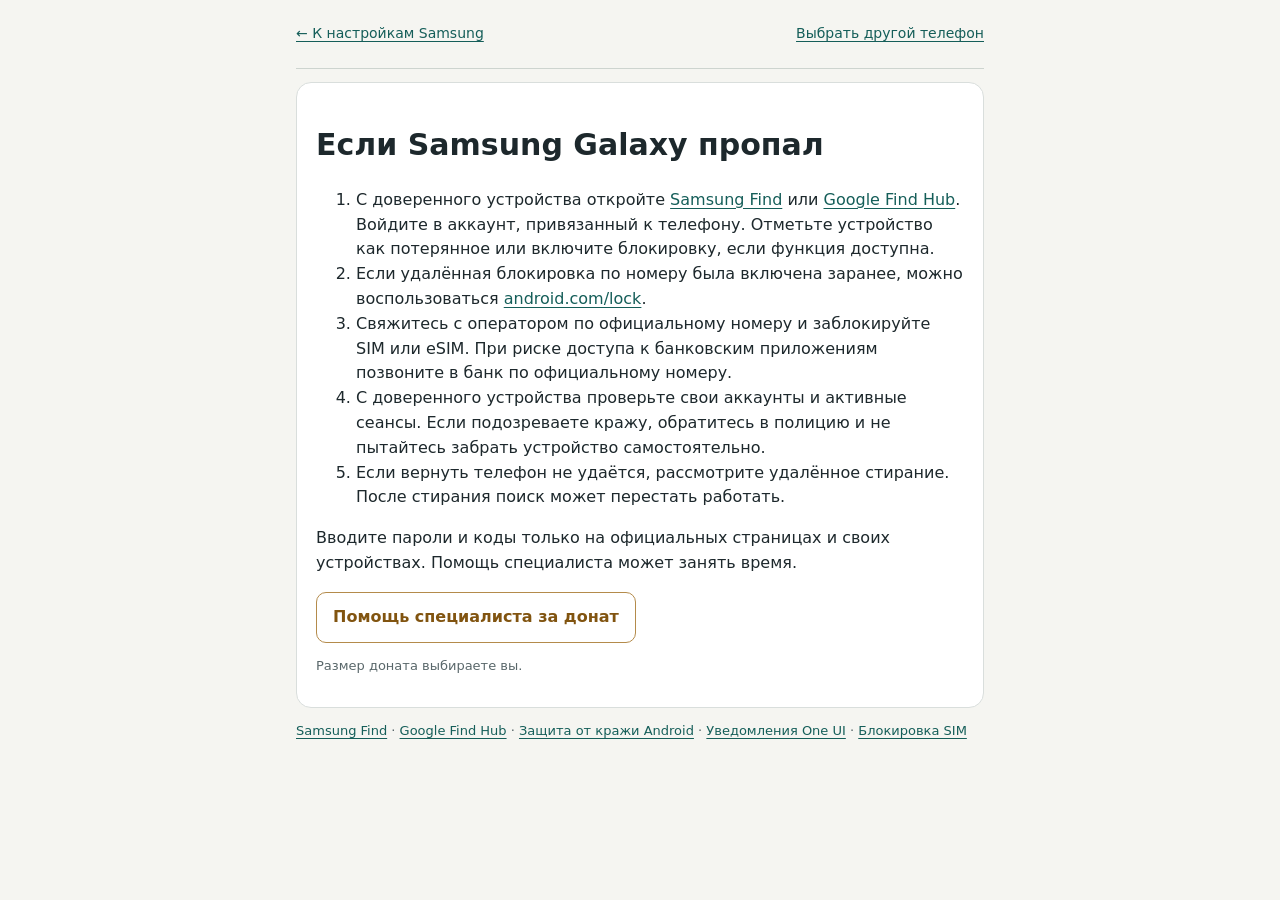
<file: samsung/emergency.html>
<!doctype html>
<html lang="ru"><head><meta charset="utf-8"><meta name="viewport" content="width=device-width,initial-scale=1"><title>Если Samsung Galaxy пропал · Cyber Office</title><link rel="stylesheet" href="../assets/settings.css"></head><body><main>
<header><a href="index.html">← К настройкам Samsung</a><a href="../emergency.html">Выбрать другой телефон</a></header>
<section class="card"><h1>Если Samsung Galaxy пропал</h1>
<ol>
<li>С доверенного устройства откройте <a href="https://samsungfind.samsung.com/">Samsung Find</a> или <a href="https://android.com/find">Google Find Hub</a>. Войдите в аккаунт, привязанный к телефону. Отметьте устройство как потерянное или включите блокировку, если функция доступна.</li>
<li>Если удалённая блокировка по номеру была включена заранее, можно воспользоваться <a href="https://android.com/lock">android.com/lock</a>.</li>
<li>Свяжитесь с оператором по официальному номеру и заблокируйте SIM или eSIM. При риске доступа к банковским приложениям позвоните в банк по официальному номеру.</li>
<li>С доверенного устройства проверьте свои аккаунты и активные сеансы. Если подозреваете кражу, обратитесь в полицию и не пытайтесь забрать устройство самостоятельно.</li>
<li>Если вернуть телефон не удаётся, рассмотрите удалённое стирание. После стирания поиск может перестать работать.</li>
</ol>
<p>Вводите пароли и коды только на официальных страницах и своих устройствах. Помощь специалиста может занять время.</p>
<a class="btn help" href="https://t.me/Cyberoffice_help?text=%D0%97%D0%B4%D1%80%D0%B0%D0%B2%D1%81%D1%82%D0%B2%D1%83%D0%B9%D1%82%D0%B5%21%20%D0%9F%D1%80%D0%BE%D0%BF%D0%B0%D0%BB%20Samsung%20Galaxy.%20%D0%9D%D1%83%D0%B6%D0%BD%D0%B0%20%D1%8D%D0%BA%D1%81%D1%82%D1%80%D0%B5%D0%BD%D0%BD%D0%B0%D1%8F%20%D0%BF%D0%BE%D0%BC%D0%BE%D1%89%D1%8C%20Cyber%20Office%20%D0%B7%D0%B0%20%D0%B4%D0%BE%D0%BD%D0%B0%D1%82.%20%D0%9F%D0%BE%D0%B4%D1%81%D0%BA%D0%B0%D0%B6%D0%B8%D1%82%D0%B5%2C%20%D0%BA%D0%BE%D0%B3%D0%B4%D0%B0%20%D1%81%D0%BC%D0%BE%D0%B6%D0%B5%D1%82%D0%B5%20%D0%BE%D1%82%D0%B2%D0%B5%D1%82%D0%B8%D1%82%D1%8C." target="_blank" rel="noopener noreferrer">Помощь специалиста за донат</a>
<p class="fine">Размер доната выбираете вы.</p></section><p class="fine"><a href="https://www.samsung.com/ru/apps/samsung-find/">Samsung Find</a> · <a href="https://support.google.com/android/answer/6160491?hl=ru">Google Find Hub</a> · <a href="https://support.google.com/android/answer/15146908?hl=ru">Защита от кражи Android</a> · <a href="https://www.samsung.com/uk/support/mobile-devices/how-to-use-updated-notification-settings-in-samsung-one-ui-8/">Уведомления One UI</a> · <a href="https://www.samsung.com/ru/support/mobile-devices/how-to-set-a-pin-to-a-sim-card-on-a-samsung-galaxy/">Блокировка SIM</a></p>
</main></body></html>
</file>
<file: assets/settings.css>
:root{font-family:system-ui,-apple-system,sans-serif;color:#1d282c;background:#f5f5f1}*{box-sizing:border-box}body{margin:0}main{max-width:720px;margin:auto;padding:22px 16px 65px}a{color:#155e59}h1{font-size:30px;line-height:1.2}h2{font-size:20px;margin:10px 0}.muted{color:#58666b}.card{background:white;border:1px solid #d9dedc;border-radius:15px;padding:19px;margin:13px 0}.top,.actions{display:flex;align-items:center;justify-content:space-between;gap:12px;flex-wrap:wrap}.pill{font-size:13px;color:#27655f}.status{font-size:13px;color:#58666b}.status.ok{color:#236f3d}button,.btn{background:#165e59;color:white;border:0;border-radius:10px;padding:12px 16px;font:inherit;font-weight:600;cursor:pointer;text-decoration:none;display:inline-block}.help{background:#fff;color:#815410;border:1px solid #b48b4b}input,select{font:inherit;padding:11px;border:1px solid #aab4b1;border-radius:9px;max-width:100%}.field{display:grid;gap:5px;margin:12px 0}label{font-size:15px}.fine{font-size:13px;color:#59676a}.notice{background:#fff8e9;border-left:4px solid #b48b4b;padding:12px}.hidden{display:none}.danger{color:#9e3128}header{display:flex;justify-content:space-between;gap:12px;align-items:center}header a{font-size:14px}.bar{height:8px;background:#dce7e4;border-radius:9px;overflow:hidden}.bar i{display:block;background:#226f63;height:100%;width:0;transition:width .2s}@media(prefers-color-scheme:dark){:root{background:#141a1c;color:#e6e9e8}.card{background:#1d272a;border-color:#354043}.muted,.fine,.status{color:#a6b4b6}.help{background:#262523;color:#e6bd79}.notice{background:#352c1d}input,select{background:#20292b;color:#fff}}
.self-steps{margin:14px 0;padding:14px 16px;border:1px solid #b7d3cb;border-radius:10px;background:#edf4f2;color:#173b37;color-scheme:light}.self-steps summary{cursor:pointer;font-weight:700;color:#155e59}.self-steps p,.self-steps b,.self-steps .fine{color:#173b37;line-height:1.55}.self-steps .fine{opacity:.85}@media(prefers-color-scheme:dark){.self-steps{background:#203a36;color:#e9f5f1;border-color:#3b7268;color-scheme:dark}.self-steps summary,.self-steps p,.self-steps b,.self-steps .fine{color:#e9f5f1}}
:root{color-scheme:light dark;--link:#155e59}body{line-height:1.55}main{padding-top:12px}
header{flex-wrap:wrap;padding-bottom:12px;border-bottom:1px solid #8a9e9660}
header a,.jump a{display:inline-flex;align-items:center;min-height:44px}
a{color:var(--link);text-underline-offset:3px}button:focus-visible,a:focus-visible,input:focus-visible{outline:3px solid #648dcc;outline-offset:3px}
.hero{padding:20px 0 4px}.hero h1{font-size:clamp(28px,6vw,40px);margin:0}.hero p{max-width:55ch}
.card{scroll-margin:16px}.card:target{outline:2px solid #4a8e7b;outline-offset:2px}
.actions label{display:inline-flex;align-items:center;gap:8px;min-height:44px}.actions input{width:19px;height:19px;margin:0;accent-color:#16705e}
.self-steps ol{margin:8px 0 0;padding-inline-start:24px}.self-steps li+li{margin-top:8px}.help{min-height:44px}.fine{line-height:1.5}.status{font-weight:600}
.jump{display:flex;flex-wrap:wrap;column-gap:20px}.jump a{font-weight:600}
summary{cursor:pointer}progress{width:100%;height:12px;accent-color:#27816d}
@media(prefers-color-scheme:dark){:root{--link:#94dbca}.pill{color:#94dbca}.status.ok{color:#91dba4}.btn.help{border-color:#ba955c}}
@media print{.help,.jump,header{display:none}.card{break-inside:avoid;color:#181818;background:white}}
</file>
